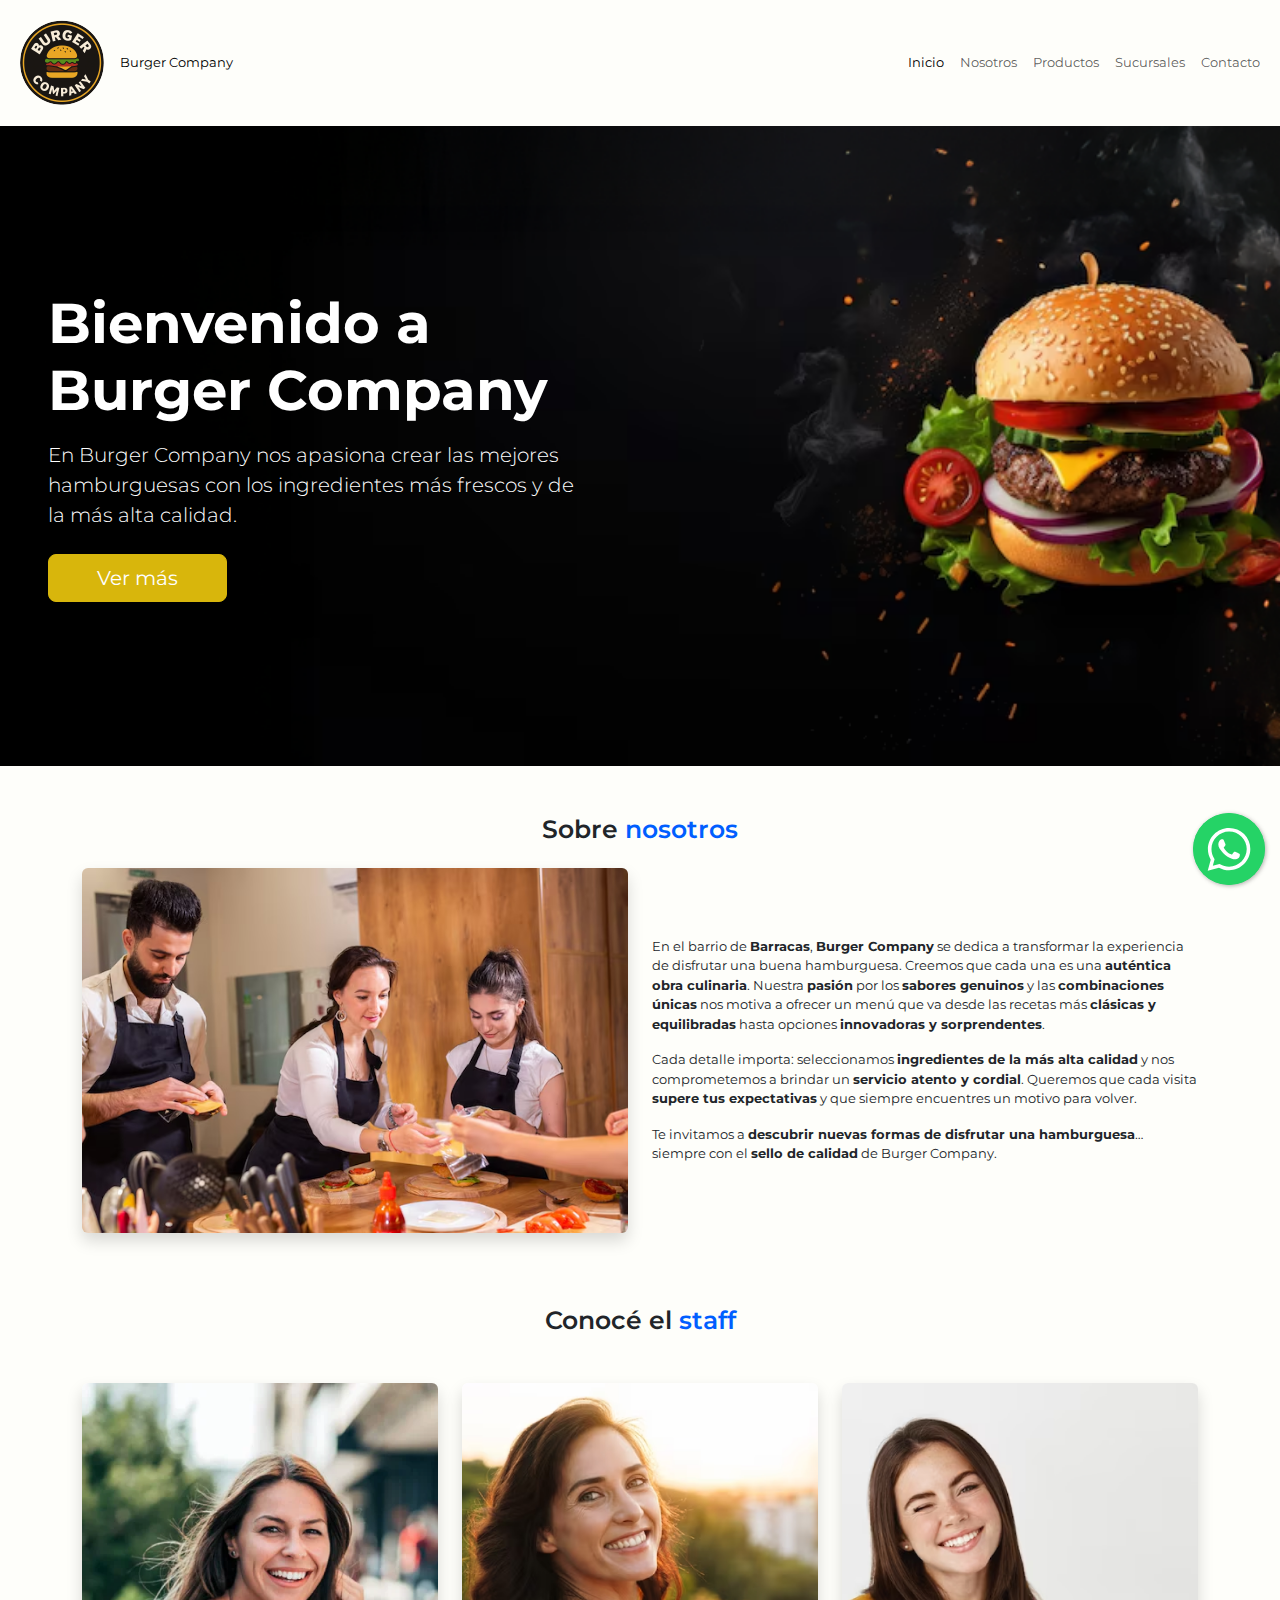
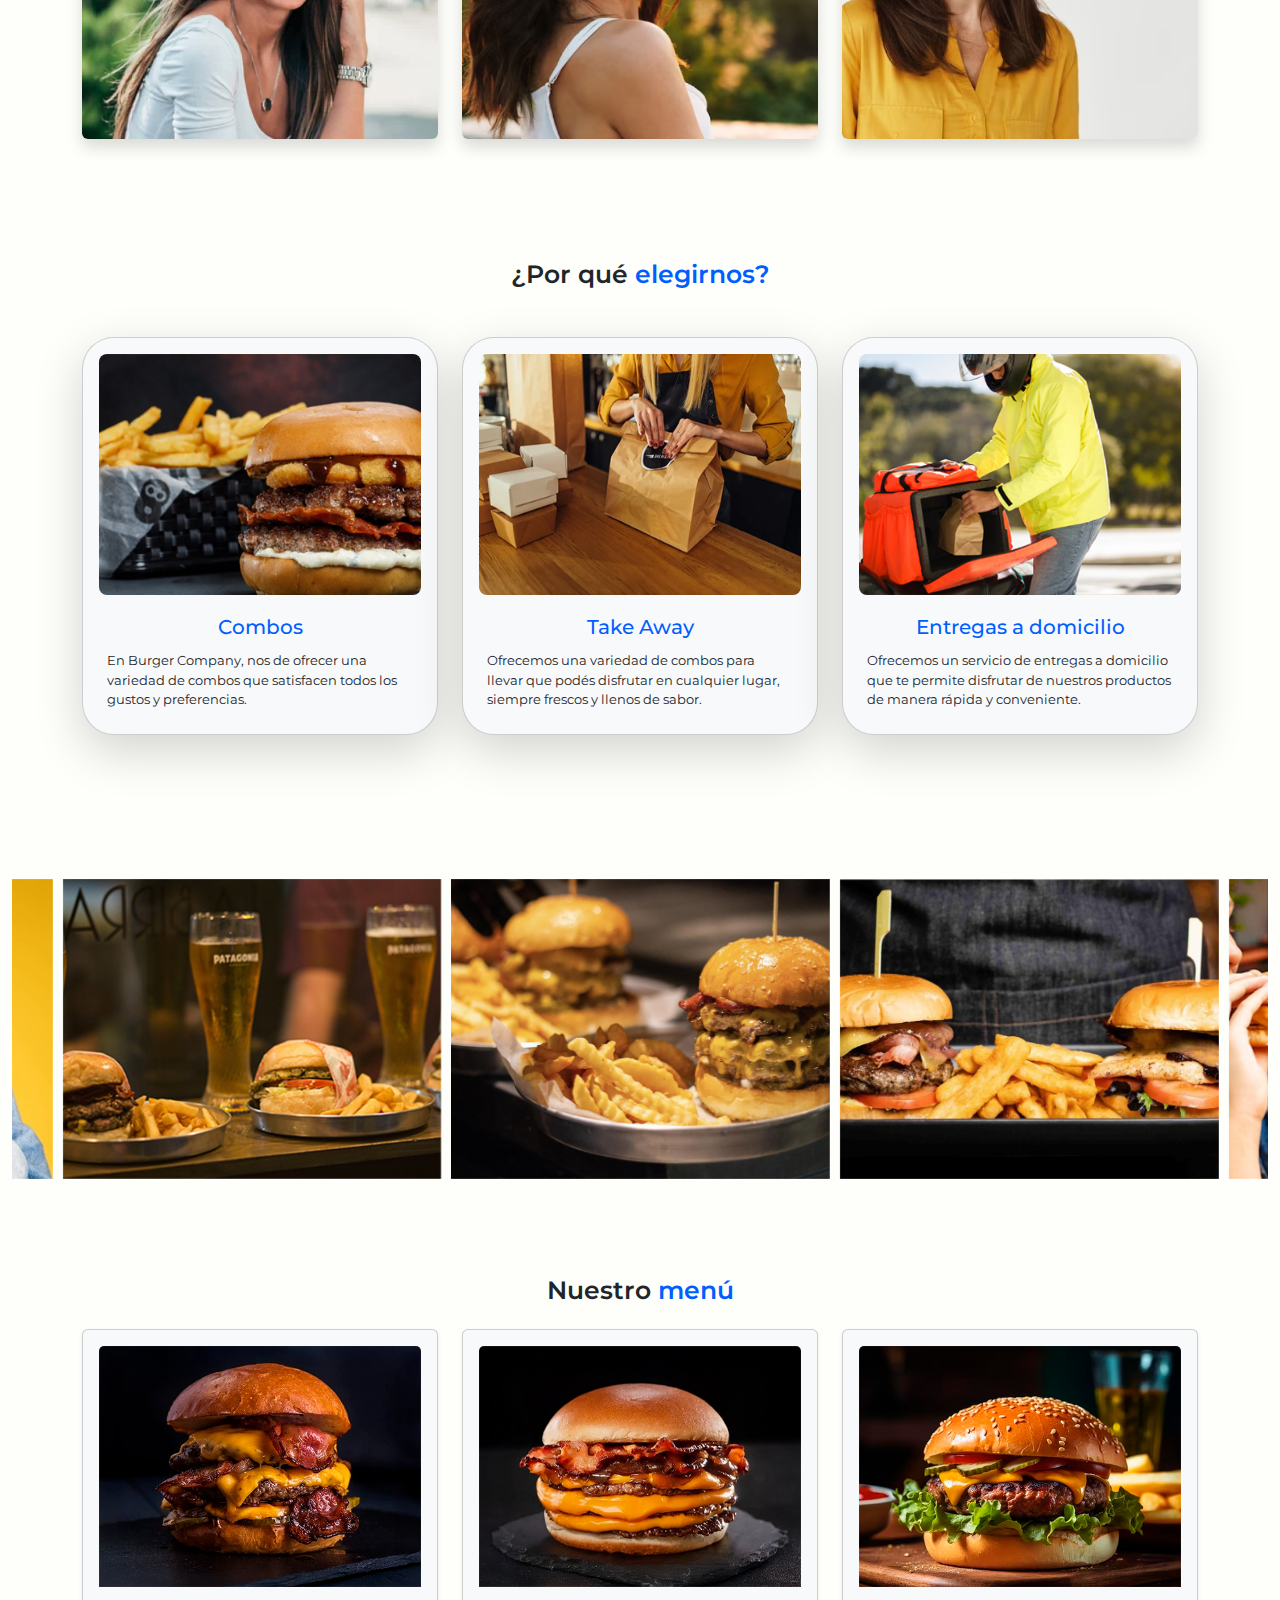
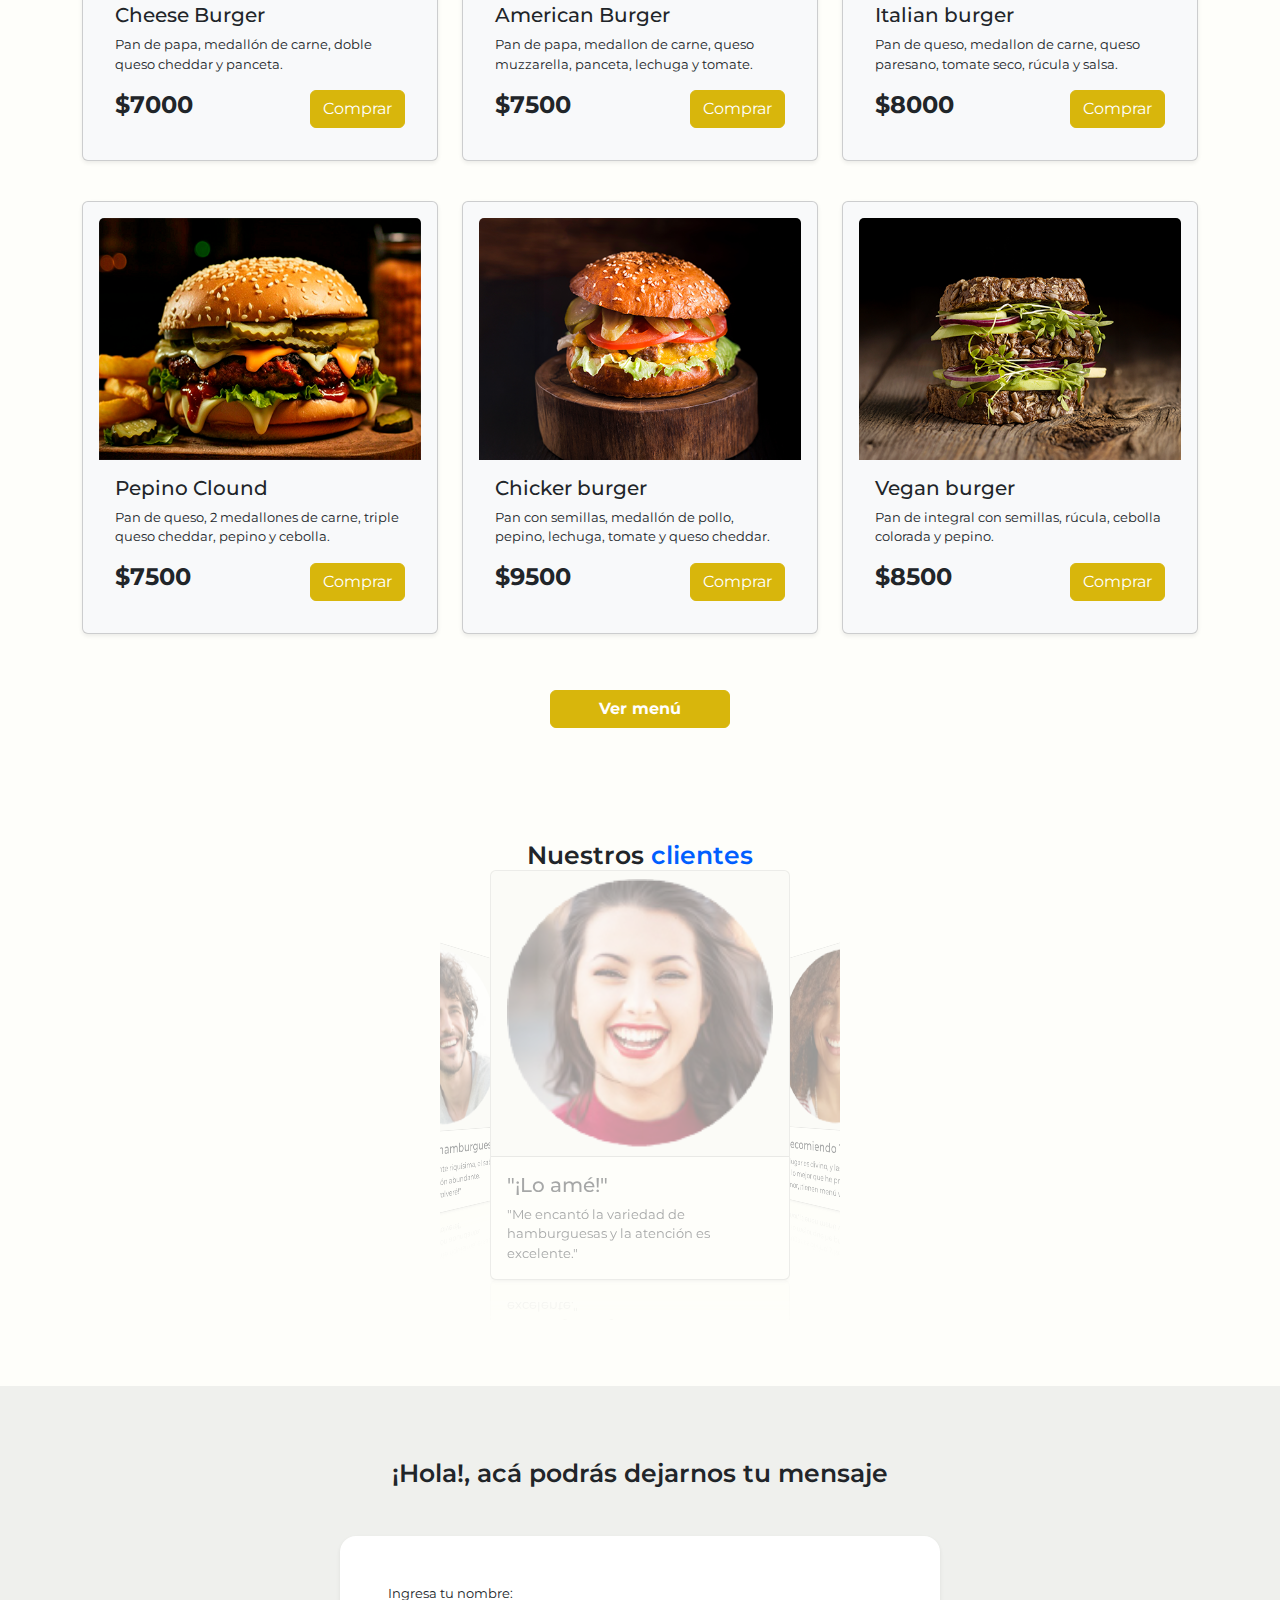
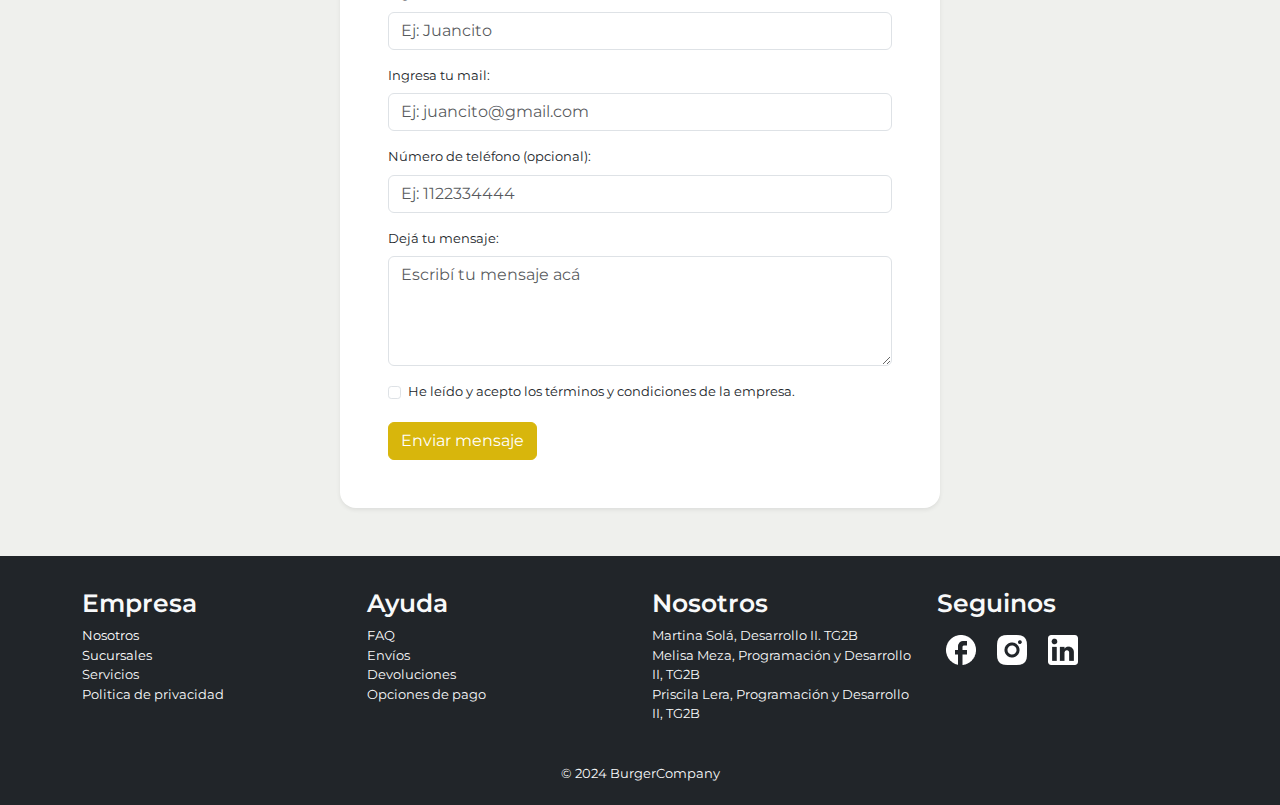
<file: index.html>
<!DOCTYPE html>
<html lang="es">

<head>
  <meta charset="UTF-8" />
  <meta name="viewport" content="width=device-width, initial-scale=1.0" />

  <link href="https://cdn.jsdelivr.net/npm/bootstrap@5.3.3/dist/css/bootstrap.min.css" rel="stylesheet"
    integrity="sha384-QWTKZyjpPEjISv5WaRU9OFeRpok6YctnYmDr5pNlyT2bRjXh0JMhjY6hW+ALEwIH" crossorigin="anonymous" />

  <link rel="stylesheet" href="css/styles.css" />

  <link rel="stylesheet" href="vendors/jquery_whatsapp/css/floating-wpp.min.css">
  <link rel="stylesheet" href="vendors/jquery-owlCarousel/dist/assets/owl.carousel.min.css">
  <link rel="stylesheet" href="vendors/jquery-owlCarousel/dist/assets/owl.theme.default.min.css">
  <link rel="stylesheet" href="vendors/jquery-flipster/jquery.flipster.min.css">

  <title>Burger Company</title>
</head>

<body>

  <!--Nav bar-->
  <header>
    <nav class="navbar navbar-expand-md navbar-light bg-light">
      <div class="container-fluid">
        <a class="navbar-brand d-flex align-items-center" href="index.html">
          <img src="img/logo/logo.png" alt="logo-marca">
          <p class="ms-2 mb-0 d-none d-md-block">Burger Company</p>
        </a>
        <button class="navbar-toggler" type="button" data-bs-toggle="collapse" data-bs-target="#navbarNav"
          aria-controls="navbarNav" aria-expanded="false" aria-label="Toggle navigation">
          <span class="navbar-toggler-icon"></span>
        </button>
        <div class="collapse navbar-collapse justify-content-end" id="navbarNav">
          <ul class="navbar-nav">
            <li class="nav-item">
              <a class="nav-link active" href="index.html">Inicio</a>
            </li>
            <li class="nav-item">
              <a class="nav-link" href="nosotros.html">Nosotros</a>
            </li>
            <li class="nav-item">
              <a class="nav-link" href="productos.html">Productos</a>
            </li>
            <li class="nav-item">
              <a class="nav-link" href="sucursales.html">Sucursales</a>
            </li>
            <li class="nav-item">
              <a class="nav-link" href="contacto.html">Contacto</a>
            </li>
          </ul>
        </div>
      </div>
    </nav>
  </header>


  <!-- Hero-->
  <main class="hero d-flex align-items-center text-white">
    <div class="container-fluid">
      <div class="row">
        <div class="col-12 col-md-6 p-5">
          <h1 class="display-4 fw-bold mb-3">Bienvenido a Burger Company</h1>
          <p class="lead mb-4">En Burger Company nos apasiona crear las mejores hamburguesas con los ingredientes más
            frescos y de la más alta calidad.</p>
          <a href="productos.html" class="btn btn-warning btn-lg px-5">Ver más</a>
        </div>
      </div>
    </div>
  </main>


<!-- Sobre nosotros -->
<section class="py-5">
  <div class="container">
    <h2 class="mb-4 text-center">Sobre <span class="text-head-color">nosotros</span></h2>
    <div class="row g-4 align-items-center">
      <div class="col-12 col-xl-6 mb-4 mb-xl-0">
        <img id="sobre-nosotros-img" src="img/quienes-somos/hamburgueseria-quienes-somos.avif"
          alt="Foto local Burger Company" class="img-fluid rounded shadow">
      </div>
      <div class="col-12 col-xl-6 mb-4 mb-xl-0">
        <p>
          En el barrio de <strong>Barracas</strong>, <strong>Burger Company</strong> se dedica a transformar la
          experiencia de disfrutar una buena
          hamburguesa. Creemos que cada una es una <strong>auténtica obra culinaria</strong>. Nuestra
          <strong>pasión</strong> por los <strong>sabores genuinos</strong> y
          las <strong>combinaciones únicas</strong> nos motiva a ofrecer un menú que va desde las recetas más
          <strong>clásicas y equilibradas</strong>
          hasta opciones <strong>innovadoras y sorprendentes</strong>.
        </p>
        <p>
          Cada detalle importa: seleccionamos <strong>ingredientes de la más alta calidad</strong> y nos comprometemos
          a brindar un
          <strong>servicio atento y cordial</strong>. Queremos que cada visita <strong>supere tus
            expectativas</strong> y que siempre encuentres un
          motivo para volver.
        </p>
        <p class="mb-0">
          Te invitamos a <strong>descubrir nuevas formas de disfrutar una hamburguesa</strong>… siempre con el
          <strong>sello de calidad</strong> de
          Burger Company.
        </p>
      </div>
    </div>
  </div>
</section>

<!-- Conocé el staff -->
<section class="pt-4 pb-5">
  <div class="container">
    <h2 class="mb-4 text-center">Conocé el <span class="text-head-color">staff</span></h2>
    <div class="row g-4 justify-content-center">
      <div class="col-12 col-md-4 py-md-4 d-flex justify-content-center">
        <div class="project">
          <div class="project__card position-relative rounded overflow-hidden shadow">
            <img src="img/staff/persona1.png" alt="Martina Solá" class="img-fluid w-100">
            <div class="project__detail d-flex align-items-center justify-content-center">
              <h3 class="text-white mb-0">Martina Solá</h3>
            </div>
          </div>
        </div>
      </div>
      <div class="col-12 col-md-4 py-md-4 d-flex justify-content-center">
        <div class="project">
          <div class="project__card position-relative rounded overflow-hidden shadow">
            <img src="img/staff/persona2.png" alt="Priscila Lera" class="img-fluid w-100">
            <div class="project__detail d-flex align-items-center justify-content-center">
              <h3 class="text-white mb-0">Priscila Lera</h3>
            </div>
          </div>
        </div>
      </div>
      <div class="col-12 col-md-4 py-md-4 d-flex justify-content-center">
        <div class="project">
          <div class="project__card position-relative rounded overflow-hidden shadow">
            <img src="img/staff/persona3.png" alt="Melina Meza" class="img-fluid w-100">
            <div class="project__detail d-flex align-items-center justify-content-center">
              <h3 class="text-white mb-0">Melina Meza</h3>
            </div>
          </div>
        </div>
      </div>
    </div>
  </div>
</section>


  <!--Por qué elegirnos-->
  <section class="py-5">
    <div class="container">
      <h2 class="mb-4 text-center">¿Por qué <span class="text-head-color">elegirnos?</span></h2>
      <div class="row g-4 align-items-center">
        <div class="col-12 col-md-4 py-md-4">
          <div class="card rounded-5 shadow-lg p-3 mb-4 bg-body-tertiary">
            <img src="img/beneficios/combos-hamburguesas.png" alt="foto sobre nosotros" class="card-img-top rounded-3">
            <h3 class="card-title text-center py-1 mt-3"><span class="text-head-color">Combos</span></h3>
            <p class="card-text mx-2 pb-2">
              En Burger Company, nos de ofrecer una variedad de combos que satisfacen todos los gustos y
              preferencias.
            </p>
          </div>
        </div>
        <div class="col-12 col-md-4 py-md-4">
          <div class="card rounded-5 shadow-lg p-3 mb-4 bg-body-tertiary">
            <img src="img/beneficios/take-away-2-750x500.png" alt="foto sobre combos" class="card-img-top rounded-3">
            <h3 class="card-title text-center text-body-secondary py-1 mt-3"><span class="text-head-color">Take
                Away</span></h3>
            <p class="card-text mx-2 pb-2">
              Ofrecemos una variedad de combos para llevar que podés disfrutar en cualquier lugar, siempre frescos y
              llenos de sabor.
            </p>
          </div>
        </div>
        <div class="col-12 col-md-4 py-md-4">
          <div class="card rounded-5 shadow-lg p-3 mb-4 bg-body-tertiary">
            <img src="img/beneficios/delivery-food.png" alt="foto sobre entrega a domicilio"
              class="card-img-top rounded-3">
            <h3 class="card-title text-center py-1 mt-3"><span class="text-head-color">Entregas a domicilio</span></h3>
            <p class="card-text mx-2 pb-2">
              Ofrecemos un servicio de entregas a domicilio que te permite disfrutar de nuestros productos de manera
              rápida y conveniente.
            </p>
          </div>
        </div>
      </div>
    </div>
  </section>


  <!--Carrusel -->
  <section class="py-5">
    <div class="container-fluid">
      <div class="owl-carousel">
        <div class="item"><img src="img/carrousel/carousel-1-img.png" alt="Foto del carousel 1" class="img-fluid"></div>
        <div class="item"><img src="img/carrousel/carousel-2-img.png" alt="Foto del carousel 2" class="img-fluid"></div>
        <div class="item"><img src="img/carrousel/carousel-3-img.png" alt="Foto del carousel 3" class="img-fluid"></div>
        <div class="item"><img src="img/carrousel/carousel-4-img.png" alt="Foto del carousel 4" class="img-fluid"></div>
        <div class="item"><img src="img/carrousel/carousel-5-img.png" alt="Foto del carousel 5" class="img-fluid"></div>
        <div class="item"><img src="img/carrousel/carousel-6-img.png" alt="Foto del carousel 6" class="img-fluid"></div>
        <div class="item"><img src="img/carrousel/carousel-7-img.png" alt="Foto del carousel 7" class="img-fluid"></div>
      </div>
    </div>
  </section>


  <!-- Menú de hamburguesas-->
  <section class="py-5">
    <div class="container">
      <h2 class="mb-4 text-center">Nuestro <span class="text-head-color">menú</span></h2>
      <div class="row g-4">
        <article class="col-12 col-md-6 col-xl-4">
          <div class="card shadow-sm p-3 mb-3 bg-body-tertiary rounded">
            <img src="img/productos/cheese-burger.png" alt="Cheese Burger" class="card-img-top">
            <div class="card-body">
              <h3 class="card-title">Cheese Burger</h3>
              <p class="card-text">Pan de papa, medallón de carne, doble queso cheddar y panceta.</p>
              <div class="d-flex justify-content-between align-items-center">
                <h4><strong>$7000</strong></h4>
                <a href="productos.html" class="btn btn-warning">Comprar</a>
              </div>
            </div>
          </div>
        </article>
        <article class="col-12 col-md-6 col-xl-4">
          <div class="card shadow-sm p-3 mb-3 bg-body-tertiary rounded">
            <img src="img/productos/american-burger.png" alt="American burger" class="card-img-top">
            <div class="card-body">
              <h3 class="card-title">American Burger</h3>
              <p class="card-text">Pan de papa, medallon de carne, queso muzzarella, panceta, lechuga y tomate.</p>
              <div class="d-flex justify-content-between align-items-center">
                <h4><strong>$7500</strong></h4>
                <a href="productos.html" class="btn btn-warning">Comprar</a>
              </div>
            </div>
          </div>
        </article>
        <article class="col-12 col-md-6 col-xl-4">
          <div class="card shadow-sm p-3 mb-3 bg-body-tertiary rounded">
            <img src="img/productos/italian-burger.png" alt="Italian burger" class="card-img-top">
            <div class="card-body">
              <h3 class="card-title">Italian burger</h3>
              <p class="card-text">Pan de queso, medallon de carne, queso paresano, tomate seco, rúcula y salsa.</p>
              <div class="d-flex justify-content-between align-items-center">
                <h4><strong>$8000</strong></h4>
                <a href="productos.html" class="btn btn-warning">Comprar</a>
              </div>
            </div>
          </div>
        </article>
        <article class="col-12 col-md-6 col-xl-4">
          <div class="card shadow-sm p-3 mb-3 bg-body-tertiary rounded">
            <img src="img/productos/pepino-clound.png" alt="Pepino clound" class="card-img-top">
            <div class="card-body">
              <h3 class="card-title">Pepino Clound</h3>
              <p class="card-text">Pan de queso, 2 medallones de carne, triple queso cheddar, pepino y cebolla.</p>
              <div class="d-flex justify-content-between align-items-center">
                <h4><strong>$7500</strong></h4>
                <a href="productos.html" class="btn btn-warning">Comprar</a>
              </div>
            </div>
          </div>
        </article>
        <article class="col-12 col-md-6 col-xl-4">
          <div class="card shadow-sm p-3 mb-3 bg-body-tertiary rounded">
            <img src="img/productos/pollo-burger.png" alt="Chicken burger" class="card-img-top">
            <div class="card-body">
              <h3 class="card-title">Chicker burger</h3>
              <p class="card-text">Pan con semillas, medallón de pollo, pepino, lechuga, tomate y queso cheddar.</p>
              <div class="d-flex justify-content-between align-items-center">
                <h4><strong>$9500</strong></h4>
                <a href="productos.html" class="btn btn-warning">Comprar</a>
              </div>
            </div>
          </div>
        </article>
        <article class="col-12 col-md-6 col-xl-4">
          <div class="card shadow-sm p-3 mb-3 bg-body-tertiary rounded">
            <img src="img/productos/vegan-burger.png" alt="Vegan burger" class="card-img-top">
            <div class="card-body">
              <h3 class="card-title">Vegan burger</h3>
              <p class="card-text">Pan de integral con semillas, rúcula, cebolla colorada y pepino.</p>
              <div class="d-flex justify-content-between align-items-center">
                <h4><strong>$8500</strong></h4>
                <a href="productos.html" class="btn btn-warning">Comprar</a>
              </div>
            </div>
          </div>
        </article>

        <div class="text-center py-3">
          <a href="productos.html" class="btn btn-warning px-5 mg-0 fw-bold">Ver menú</a>
        </div>
      </div>
    </div>
  </section>


  <!--Testimonios-->
  <section class="py-5">
    <div class="container">
      <h2 class="mb-4 text-center">Nuestros <span class="text-head-color">clientes</span></h2>
      <div class="row g-4 align-items-center">
        <div id="coverflow" class="col-12">
          <ul class="flip-items">
            <li data-flip-title="Foto de Juan Pérez">
              <div class="card shadow-sm text-dark bg-light mb-3">
                <div class="card-header">
                  <img src="img/testimonios/cliente-1.png" class="card-img-top" alt="Foto de Juan Pérez">
                </div>
                <div class="card-body">
                  <h5 class="card-title">¡Tremenda hamburguesa!</h5>
                  <p class="card-text">"Comida meramente riquísima, el sabor es único y
                    de porción abundante. ¡Definitivamente volveré!"</p>
                </div>
              </div>
            </li>
            <li data-flip-title="María Gómez">
              <div class="card shadow-sm text-dark bg-light mb-3">
                <div class="card-header">
                  <img src="img/testimonios/cliente-2.png" class=" card-img-top" alt="Foto de María Gómez">
                </div>
                <div class="card-body">
                  <h5 class="card-title">"¡Lo amé!"</h5>
                  <p class="card-text">"Me encantó la variedad de hamburguesas y la atención es excelente."</p>
                </div>
              </div>
            </li>
            <li data-flip-title="Susana López">
              <div class="card shadow-sm text-dark bg-light mb-3">
                <div class="card-header">
                  <img src="img/testimonios/cliente-3.png" class="card-img-top" alt="Foto de Susana López">
                </div>
                <div class="card-body">
                  <h5 class="card-title">"Recomiendo 100%"</h5>
                  <p class="card-text">"El lugar es divino, y las hamburguesas son lo mejor que he probado. Dato no
                    menor, ¡tienen menú vegan!"</p>
                </div>
              </div>
            </li>
          </ul>
        </div>
      </div>
    </div>
  </section>


  <!--Formulario-->
  <section class="py-5 bg-secondary bg-opacity-10">
    <div class="container">
      <h2 class="text-center py-4 mb-4">¡Hola!, acá podrás dejarnos tu mensaje</h2>
      <div class="mx-auto bg-white p-4 p-md-5 rounded-4 shadow-sm" style="max-width: 600px;">
        <form id="contactForm" class="needs-validation" novalidate>
          <div class="mb-3">
            <label for="nombre" class="form-label">Ingresa tu nombre:</label>
            <input type="text" id="nombre" name="nombre" class="form-control" placeholder="Ej: Juancito" required />
          </div>
          <div class="mb-3">
            <label for="email" class="form-label">Ingresa tu mail:</label>
            <input type="email" id="email" name="email" class="form-control" placeholder="Ej: juancito@gmail.com"
              required />
          </div>
          <div class="mb-3">
            <label for="telefono" class="form-label">Número de teléfono (opcional):</label>
            <input type="tel" id="telefono" name="telefono" class="form-control" placeholder="Ej: 1122334444" />
          </div>
          <div class="mb-3">
            <label for="mensaje" class="form-label">Dejá tu mensaje:</label>
            <textarea id="mensaje" name="mensaje" rows="4" class="form-control" placeholder="Escribí tu mensaje acá"
              required></textarea>
          </div>
          <div class="form-check mb-3">
            <input type="checkbox" id="terminos" name="terminos" class="form-check-input" required />
            <label for="terminos" class="form-check-label">He leído y acepto los términos y condiciones de la
              empresa.</label>
          </div>
          <button type="submit" class="btn btn-warning">Enviar mensaje</button>
        </form>
      </div>
    </div>
  </section>


  <!-- Whatsapp-->
  <div class="floating-wpp"></div>


  <!-- Footer-->
  <footer class="py-4 px-3 bg-dark text-light">
    <div class="container ">
      <div class="row">
        <div class="col-6 col-md-3 py-2 mb-0">
          <div>
            <h2 class="mb-2">Empresa</h2>
            <ul class="list-unstyled">
              <li><a href="nosotros.html">Nosotros</a></li>
              <li><a href="sucursales.html">Sucursales</a></li>
              <li>Servicios</li>
              <li>Politica de privacidad</li>
            </ul>
          </div>
        </div>
        <div class="col-6 col-md-3 py-2 mb-0">
          <h2 class="mb-2">Ayuda</h2>
          <ul class="list-unstyled">
            <li><a href="preguntas-frecuentes.html">FAQ</a></li>
            <li>Envíos</li>
            <li>Devoluciones</li>
            <li>Opciones de pago</li>
          </ul>
        </div>
        <div class="col-6 col-md-3 py-2 mb-0">
          <h2 class="mb-2">Nosotros</h2>
          <ul class="list-unstyled">
            <li>Martina Solá, Desarrollo II. TG2B</li>
            <li>Melisa Meza, Programación y Desarrollo II, TG2B</li>
            <li> Priscila Lera, Programación y Desarrollo II, TG2B</li>
          </ul>
        </div>
        <div class="col-6 col-md-3 py-2 mb-0">
          <h2 class="mb-2">Seguinos</h2>
          <a href="http://facebook.com" target="_blank"><img src="img/redes/facebook.png" class="mx-0"
              alt="Icono facebook"></a>
          <a href="http://instagram.com" target="_blank"><img src="img/redes/instagram.png" class="mx-0"
              alt="Icono instagram"></a>
          <a href="http://linkedin.com" target="_blank"><img src="img/redes/linkedin.png" class="mx-0"
              alt="Icono linkedin"></a>
        </div>
      </div>
      <div class="text-center py-3">© 2024 BurgerCompany</div>
    </div>
  </footer>


  <!-- jQuery -->
  <script src="vendors/jquery-3.7.1.min.js"></script>

  <!-- Bootstrap Bundle -->
  <script src="https://cdn.jsdelivr.net/npm/bootstrap@5.3.0/dist/js/bootstrap.bundle.min.js"></script>

  <!-- Plugins -->
  <script src="vendors/jquery_whatsapp/js/floating-wpp.min.js"></script> <!-- WhatsApp -->
  <script src="vendors/jquery-owlCarousel/dist/owl.carousel.min.js"></script> <!-- Carousel -->
  <script src="vendors/jquery-hover3d/jquery.hover3d.js"></script> <!-- Plugin Hover Cards 3D -->
  <script src="vendors/jquery_smartCart/js/jquery.smartCart.min.js"></script> <!-- Smart cart -->
  <script src="vendors/jquery-flipster/jquery.flipster.min.js"></script> <!-- Flipster -->

  <!-- Scripts -->
  <script src="js/productos.js"></script>
  <script src="js/scripts.js"></script>

</body>

</html>
</file>
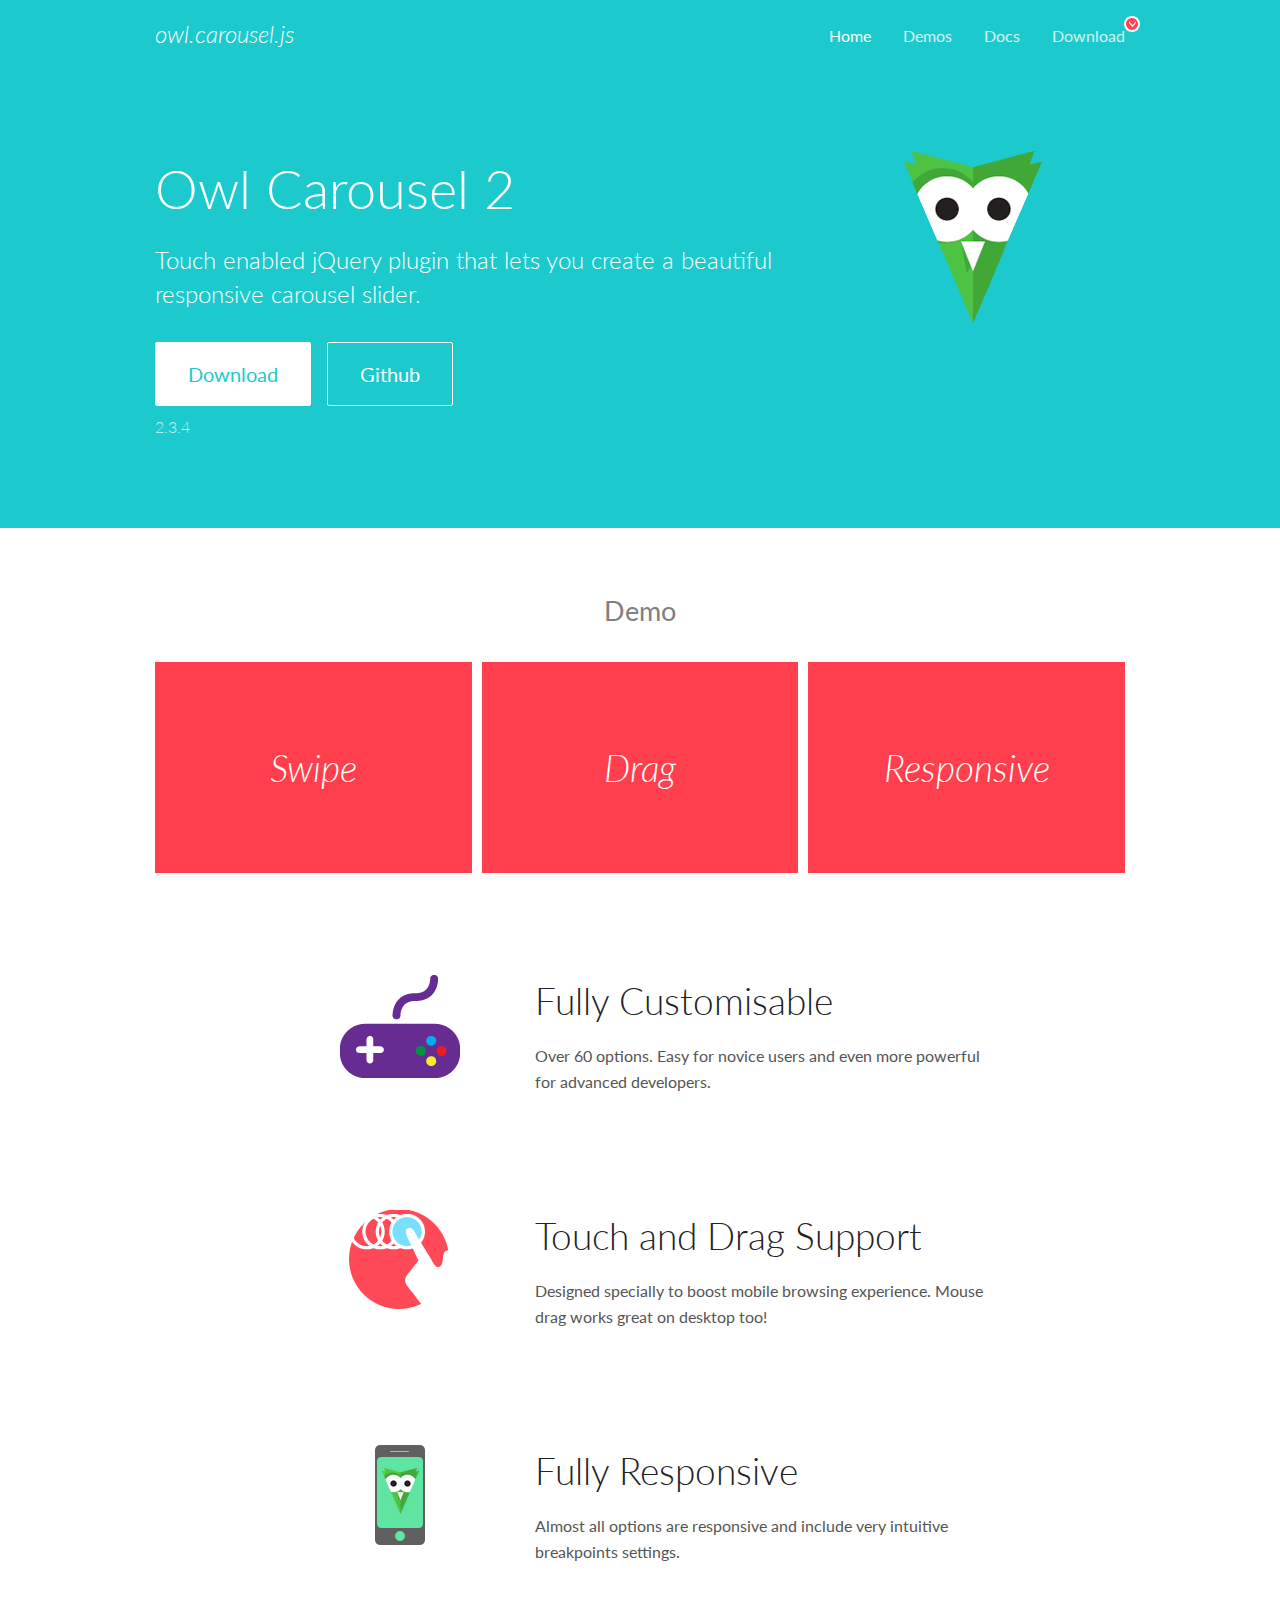
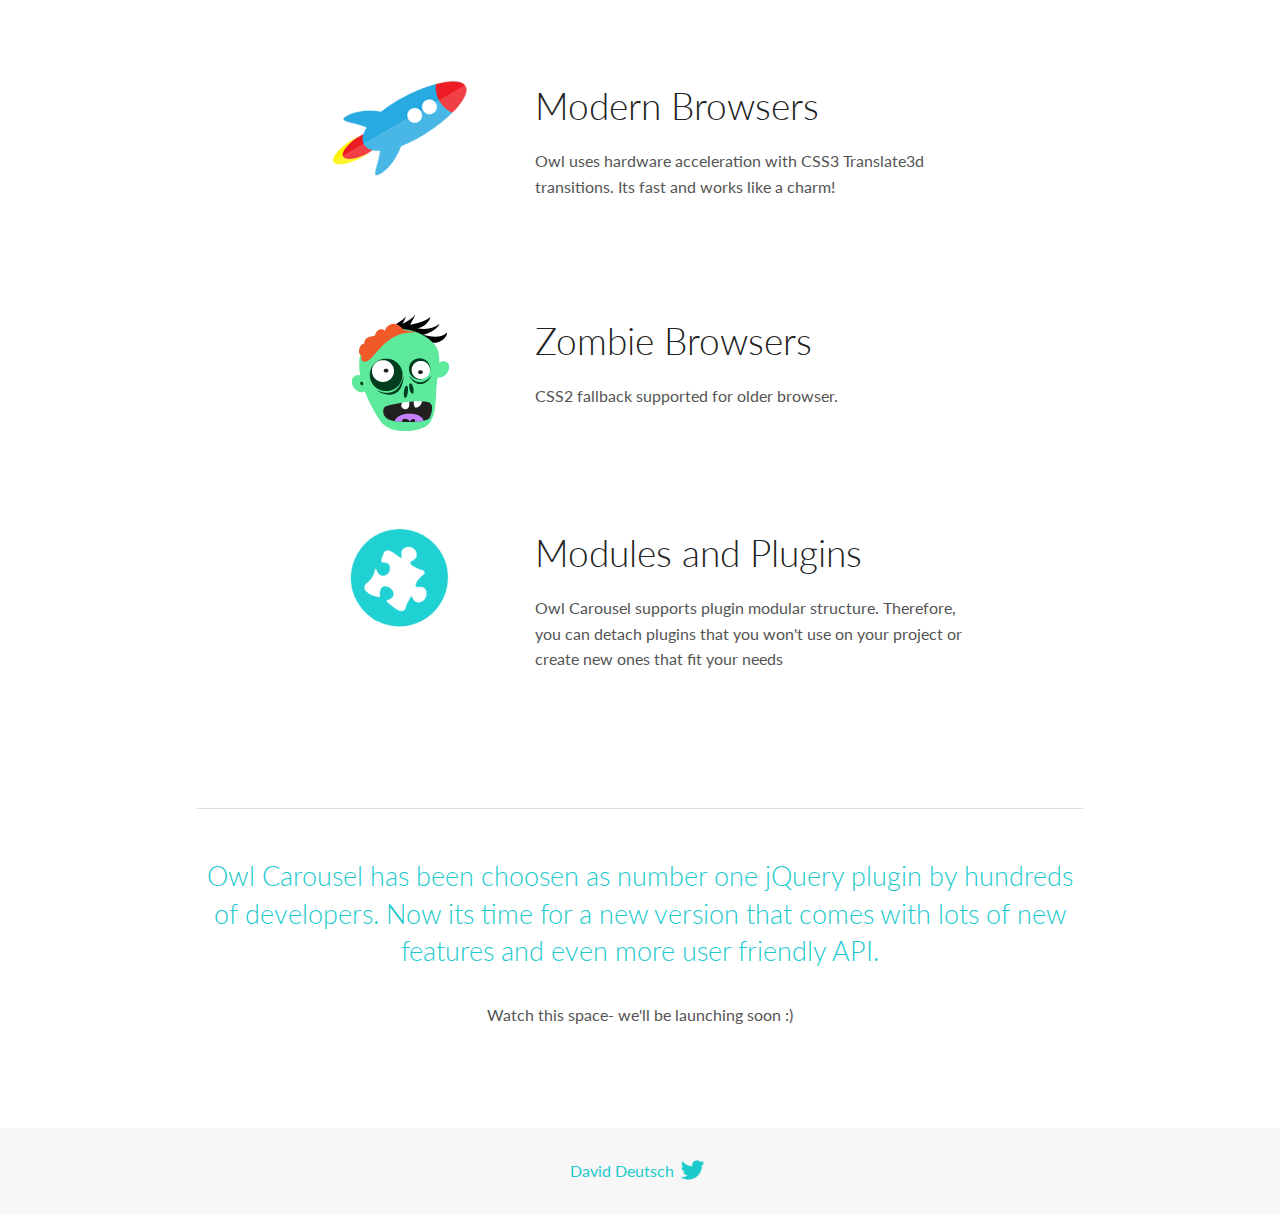
<file: vendors/jquery-owlCarousel/docs/index.html>
<!DOCTYPE html>
<html lang="en">
  <head>

    <!-- head -->
    <meta charset="utf-8">
    <meta name="msapplication-tap-highlight" content="no" />
    <meta name="viewport" content="width=device-width, initial-scale=1.0" />
    <meta name="description" content="Touch enabled jQuery plugin that lets you create beautiful responsive carousel slider.">
    <meta name="author" content="David Deutsch">
    <title>
      Home | Owl Carousel | 2.3.4
    </title>

    <!-- Stylesheets -->
    <link href='https://fonts.googleapis.com/css?family=Lato:300,400,700,400italic,300italic' rel='stylesheet' type='text/css'>
    <link rel="stylesheet" href="assets/css/docs.theme.min.css">

    <!-- Owl Stylesheets -->
    <link rel="stylesheet" href="assets/owlcarousel/assets/owl.carousel.min.css">
    <link rel="stylesheet" href="assets/owlcarousel/assets/owl.theme.default.min.css">

    <!-- HTML5 shim and Respond.js IE8 support of HTML5 elements and media queries -->

    <!--[if lt IE 9]>
      <script src="https://oss.maxcdn.com/libs/html5shiv/3.7.0/html5shiv.js"></script>
      <script src="https://oss.maxcdn.com/libs/respond.js/1.3.0/respond.min.js"></script>
    <![endif]-->

    <!-- Favicons -->
    <link rel="apple-touch-icon-precomposed" sizes="144x144" href="assets/ico/apple-touch-icon-144-precomposed.png">
    <link rel="shortcut icon" href="assets/ico/favicon.png">
    <link rel="shortcut icon" href="favicon.ico">

    <!-- Yeah i know js should not be in header. Its required for demos.-->

    <!-- javascript -->
    <script src="assets/vendors/jquery.min.js"></script>
    <script src="assets/owlcarousel/owl.carousel.js"></script>
  </head>
  <body>

    <!-- header -->
    <header class="header">
      <div class="row">
        <div class="large-12 columns">
          <div class="brand left">
            <h3>
              <a href="/OwlCarousel2/">owl.carousel.js</a> 
            </h3>
          </div>
          <a id="toggle-nav" class="right">
            <span></span> <span></span> <span></span> 
          </a> 
          <div class="nav-bar">
            <ul class="clearfix">
              <li class="active">
                <a href="/OwlCarousel2/index.html">Home</a> 
              </li>
              <li> <a href="/OwlCarousel2/demos/demos.html">Demos</a>  </li>
              <li> <a href="/OwlCarousel2/docs/started-welcome.html">Docs</a>  </li>
              <li>
                <a href="https://github.com/OwlCarousel2/OwlCarousel2/archive/2.3.4.zip">Download</a> 
                <span class="download"></span> 
              </li>
            </ul>
          </div>
        </div>
      </div>
    </header>

    <!-- home panel -->
    <section id="hero">
      <div class="row">
        <div class="large-8 medium-8 columns">
          <h1>Owl Carousel 2</h1>
          <h4>Touch enabled jQuery plugin that lets you create a beautiful responsive carousel slider.</h4>
          <a href="https://github.com/OwlCarousel2/OwlCarousel2/archive/2.3.4.zip" class="hero-button">Download</a> 
          <a href="https://github.com/OwlCarousel2/OwlCarousel2" class="hero-button outline">Github</a> 
          <p>2.3.4</p>
        </div>
        <div class="large-4 medium-4 columns">
          <img class="owl-logo" src="assets/img/owl-logo.png" alt="mr. Owl">
        </div>
      </div>
    </section>

    <!-- body -->
    <div class="home-demo">
      <div class="row">
        <div class="large-12 columns">
          <h3>Demo</h3>
          <div class="owl-carousel">
            <div class="item">
              <h2>Swipe</h2>
            </div>
            <div class="item">
              <h2>Drag</h2>
            </div>
            <div class="item">
              <h2>Responsive</h2>
            </div>
            <div class="item">
              <h2>CSS3</h2>
            </div>
            <div class="item">
              <h2>Fast</h2>
            </div>
            <div class="item">
              <h2>Easy</h2>
            </div>
            <div class="item">
              <h2>Free</h2>
            </div>
            <div class="item">
              <h2>Upgradable</h2>
            </div>
            <div class="item">
              <h2>Tons of options</h2>
            </div>
            <div class="item">
              <h2>Infinity</h2>
            </div>
            <div class="item">
              <h2>Auto Width</h2>
            </div>
          </div>
        </div>
      </div>
    </div>
    <script>
      var owl = $('.owl-carousel');
      owl.owlCarousel({
        margin: 10,
        loop: true,
        responsive: {
          0: {
            items: 1
          },
          600: {
            items: 2
          },
          1000: {
            items: 3
          }
        }
      })
    </script>

    <!-- features -->
    <div id="features">
      <div class="row">
        <div class="small-12 medium-9 small-centered columns">
          <section class="row feature">
            <div class="medium-4 small-12 columns">
              <img src="assets/img/feature-options.png" alt="">
            </div>
            <div class="medium-8 small-12 columns">
              <h2>Fully Customisable</h2>
              <p>Over 60 options. Easy for novice users and even more powerful for advanced developers.</p>
            </div>
          </section>
          <section class="row feature">
            <div class="medium-4 small-12 columns">
              <img src="assets/img/feature-drag.png" alt="">
            </div>
            <div class="medium-8 small-12 columns">
              <h2>Touch and Drag Support</h2>
              <p>Designed specially to boost mobile browsing experience. Mouse drag works great on desktop too!</p>
            </div>
          </section>
          <section class="row feature">
            <div class="medium-4 small-12 columns">
              <img src="assets/img/feature-responsive.png" alt="">
            </div>
            <div class="medium-8 small-12 columns">
              <h2>Fully Responsive</h2>
              <p>Almost all options are responsive and include very intuitive breakpoints settings.</p>
            </div>
          </section>
          <section class="row feature">
            <div class="medium-4 small-12 columns">
              <img src="assets/img/feature-modern.png" alt="">
            </div>
            <div class="medium-8 small-12 columns">
              <h2>Modern Browsers</h2>
              <p>Owl uses hardware acceleration with CSS3 Translate3d transitions. Its fast and works like a charm! </p>
            </div>
          </section>
          <section class="row feature">
            <div class="medium-4 small-12 columns">
              <img src="assets/img/feature-zombie.png" alt="">
            </div>
            <div class="medium-8 small-12 columns">
              <h2>Zombie Browsers</h2>
              <p>CSS2 fallback supported for older browser.</p>
            </div>
          </section>
          <section class="row feature">
            <div class="medium-4 small-12 columns">
              <img src="assets/img/feature-module.png" alt="">
            </div>
            <div class="medium-8 small-12 columns">
              <h2>Modules and Plugins</h2>
              <p>Owl Carousel supports plugin modular structure. Therefore, you can detach plugins that you won&#x27;t use on your project or create new ones that fit your needs</p>
            </div>
          </section>
        </div>
      </div>
    </div>

    <!-- footer -->
    <section id="teaser-text">
      <div class="row">
        <div class="small-12 medium-11 small-centered columns">
          <hr>
          <h3 id="owl-carousel-has-been-choosen-as-number-one-jquery-plugin-by-hundreds-of-developers-now-its-time-for-a-new-version-that-comes-with-lots-of-new-features-and-even-more-user-friendly-api-">Owl Carousel has been choosen as number one jQuery plugin by hundreds of developers. Now its time for a new version that comes with lots of new features and even more user friendly API.</h3>
          <p>Watch this space- we&#39;ll be launching soon :)</p>
        </div>
      </div>
    </section>

    <!-- footer -->
    <footer class="footer">
      <div class="row">
        <div class="large-12 columns">
          <h5>
            <a href="/OwlCarousel2/docs/support-contact.html">David Deutsch</a> 
            <a id="custom-tweet-button" href="https://twitter.com/share?url=https://github.com/OwlCarousel2/OwlCarousel2&text=Owl Carousel - This is so awesome! " target="_blank"></a> 
          </h5>
        </div>
      </div>
    </footer>

    <!-- vendors -->
    <script src="assets/vendors/highlight.js"></script>
    <script src="assets/js/app.js"></script>
  </body>
</html>
</file>
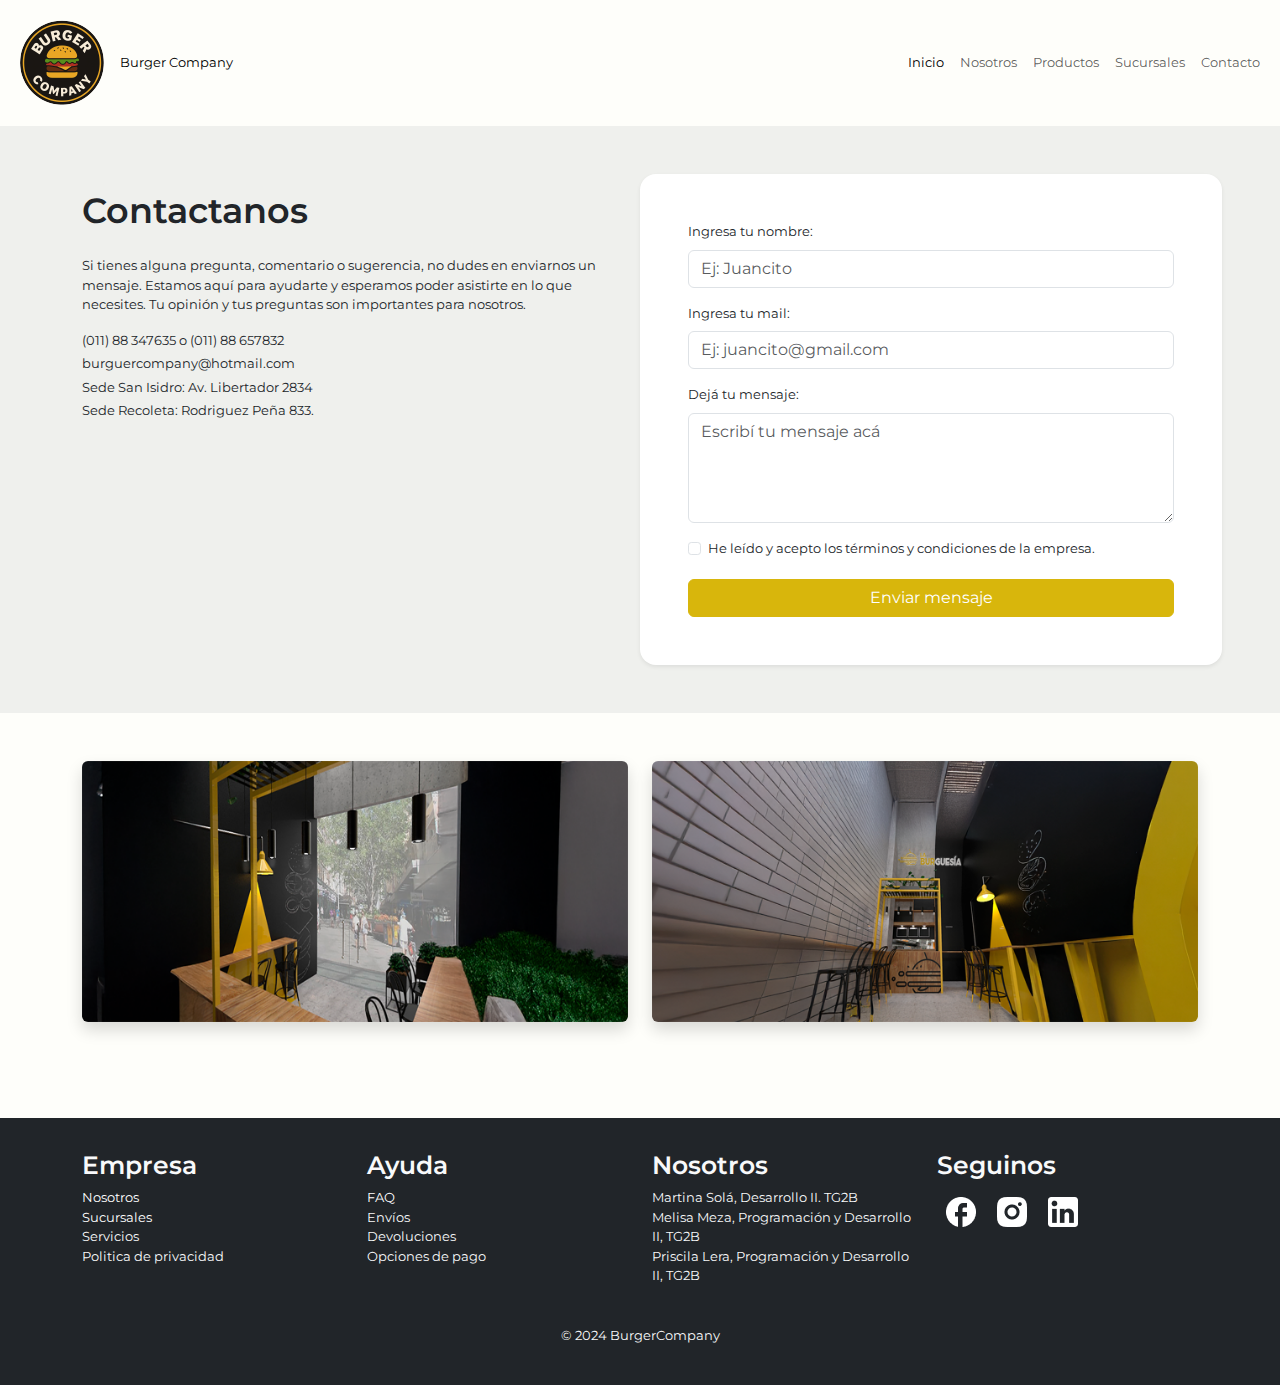
<file: contacto.html>
<!DOCTYPE html>
<html lang="es">

<head>
  <meta charset="UTF-8" />
  <meta name="viewport" content="width=device-width, initial-scale=1.0" />

  <link href="https://cdn.jsdelivr.net/npm/bootstrap@5.3.3/dist/css/bootstrap.min.css" rel="stylesheet"
    integrity="sha384-QWTKZyjpPEjISv5WaRU9OFeRpok6YctnYmDr5pNlyT2bRjXh0JMhjY6hW+ALEwIH" crossorigin="anonymous" />

   <link rel="stylesheet" href="css/styles.css" />
  <title>Contacto</title>
</head>

<body>

    <!--Nav bar-->
  <header>
    <nav class="navbar navbar-expand-md navbar-light bg-light">
      <div class="container-fluid">
        <a class="navbar-brand d-flex align-items-center" href="index.html">
          <img src="img/logo/logo.png" alt="logo-marca">
          <p class="ms-2 mb-0 d-none d-md-block">Burger Company</p>
        </a>
        <button class="navbar-toggler" type="button" data-bs-toggle="collapse" data-bs-target="#navbarNav"
          aria-controls="navbarNav" aria-expanded="false" aria-label="Toggle navigation">
          <span class="navbar-toggler-icon"></span>
        </button>
        <div class="collapse navbar-collapse justify-content-end" id="navbarNav">
          <ul class="navbar-nav">
            <li class="nav-item">
              <a class="nav-link active" href="index.html">Inicio</a>
            </li>
            <li class="nav-item">
              <a class="nav-link" href="nosotros.html">Nosotros</a>
            </li>
            <li class="nav-item">
              <a class="nav-link" href="productos.html">Productos</a>
            </li>
            <li class="nav-item">
              <a class="nav-link" href="sucursales.html">Sucursales</a>
            </li>
            <li class="nav-item">
              <a class="nav-link" href="contacto.html">Contacto</a>
            </li>
          </ul>
        </div>
      </div>
    </nav>
  </header>

  

  <!-- Contacto -->
  <section class="py-5 bg-secondary bg-opacity-10">
    <div class="container">
      <div class="row g-5 align-items-start">
        <div class="col-12 col-md-6">
          <h1 class="py-3">Contactanos</h1>
          <p>
            Si tienes alguna pregunta, comentario o sugerencia, no dudes en enviarnos un mensaje.
            Estamos aquí para ayudarte y esperamos poder asistirte en lo que necesites.
            Tu opinión y tus preguntas son importantes para nosotros.
          </p>
          <ul class="list-unstyled">
            <li class="mb-1">(011) 88 347635 o (011) 88 657832</li>
            <li class="mb-1">burguercompany@hotmail.com</li>
            <li class="mb-1">Sede San Isidro: Av. Libertador 2834</li>
            <li class="mb-1">Sede Recoleta: Rodriguez Peña 833.</li>
          </ul>
        </div>

        <!-- Formulario -->
        <div class="col-12 col-md-6 bg-white p-4 p-md-5 rounded-4 shadow-sm">
          <form>
            <div class="mb-3">
              <label for="nombre" class="form-label">Ingresa tu nombre:</label>
              <input type="text" id="nombre" name="nombre" class="form-control" placeholder="Ej: Juancito" required />
            </div>
            <div class="mb-3">
              <label for="email" class="form-label">Ingresa tu mail:</label>
              <input type="email" id="email" name="email" class="form-control" placeholder="Ej: juancito@gmail.com"
                required />
            </div>

            <div class="mb-3">
              <label for="mensaje" class="form-label">Dejá tu mensaje:</label>
              <textarea id="mensaje" name="mensaje" rows="4" class="form-control" placeholder="Escribí tu mensaje acá"
                required></textarea>
            </div>
            <div class="form-check mb-3">
              <input type="checkbox" id="terminos" name="terminos" class="form-check-input" required />
              <label for="terminos" class="form-check-label">He leído y acepto los términos y condiciones de la
                empresa.</label>
            </div>
            <button type="submit" class="btn btn-warning w-100">Enviar mensaje</button>
          </form>
        </div>
      </div>
    </div>
  </section>

  <!--Fotos sucursales-->
  <section>
    <div class="container py-5">
      <div class="row justify-content-center text-center">
        <div class="col-12 col-md-6 col-xl-6 mb-4 mb-xl-0">

          <img src="img/contacto/san-isidro-local.png" alt="Foto local San Isidro" class="img-fluid rounded shadow mb-5">
        </div>
        <div class="col-12 col-md-6 col-xl-6 mb-4 mb-xl-0">
          <img src="img/contacto/local-recoleta.png" alt="Foto local Recoleta" class="img-fluid rounded shadow mb-5">
        </div>
      </div>
    </div>
  </section>

  <!-- Footer-->
  <footer class="py-4 px-3 bg-dark text-light">
    <div class="container ">
      <div class="row">
        <div class="col-6 col-md-3 py-2 mb-0">
          <div>
            <h2 class="mb-2">Empresa</h2>
            <ul class="list-unstyled">
              <li><a href="nosotros.html">Nosotros</a></li>
              <li><a href="sucursales.html">Sucursales</a></li>
              <li>Servicios</li>
              <li>Politica de privacidad</li>
            </ul>
          </div>
        </div>
        <div class="col-6 col-md-3 py-2 mb-0">
          <h2 class="mb-2">Ayuda</h2>
          <ul class="list-unstyled">
            <li><a href="preguntas-frecuentes.html">FAQ</a></li>
            <li>Envíos</li>
            <li>Devoluciones</li>
            <li>Opciones de pago</li>
          </ul>
        </div>
        <div class="col-6 col-md-3 py-2 mb-0">
          <h2 class="mb-2">Nosotros</h2>
          <ul class="list-unstyled">
            <li>Martina Solá, Desarrollo II. TG2B</li>
            <li>Melisa Meza, Programación y Desarrollo II, TG2B</li>
            <li> Priscila Lera, Programación y Desarrollo II, TG2B</li>
          </ul>
        </div>
        <div class="col-6 col-md-3 py-2 mb-0">
          <h2 class="mb-2">Seguinos</h2>
          <a href="http://facebook.com" target="_blank"><img src="img/redes/facebook.png" class="mx-0"
              alt="Icono facebook"></a>
          <a href="http://instagram.com" target="_blank"><img src="img/redes/instagram.png" class="mx-0"
              alt="Icono instagram"></a>
          <a href="http://linkedin.com" target="_blank"><img src="img/redes/linkedin.png" class="mx-0"
              alt="Icono linkedin"></a>
        </div>
      </div>
      <div class="text-center py-3">© 2024 BurgerCompany</div>
    </div>
  </footer>

<script src="https://cdn.jsdelivr.net/npm/bootstrap@5.3.3/dist/js/bootstrap.bundle.min.js"></script>

</body>

</html>
</file>
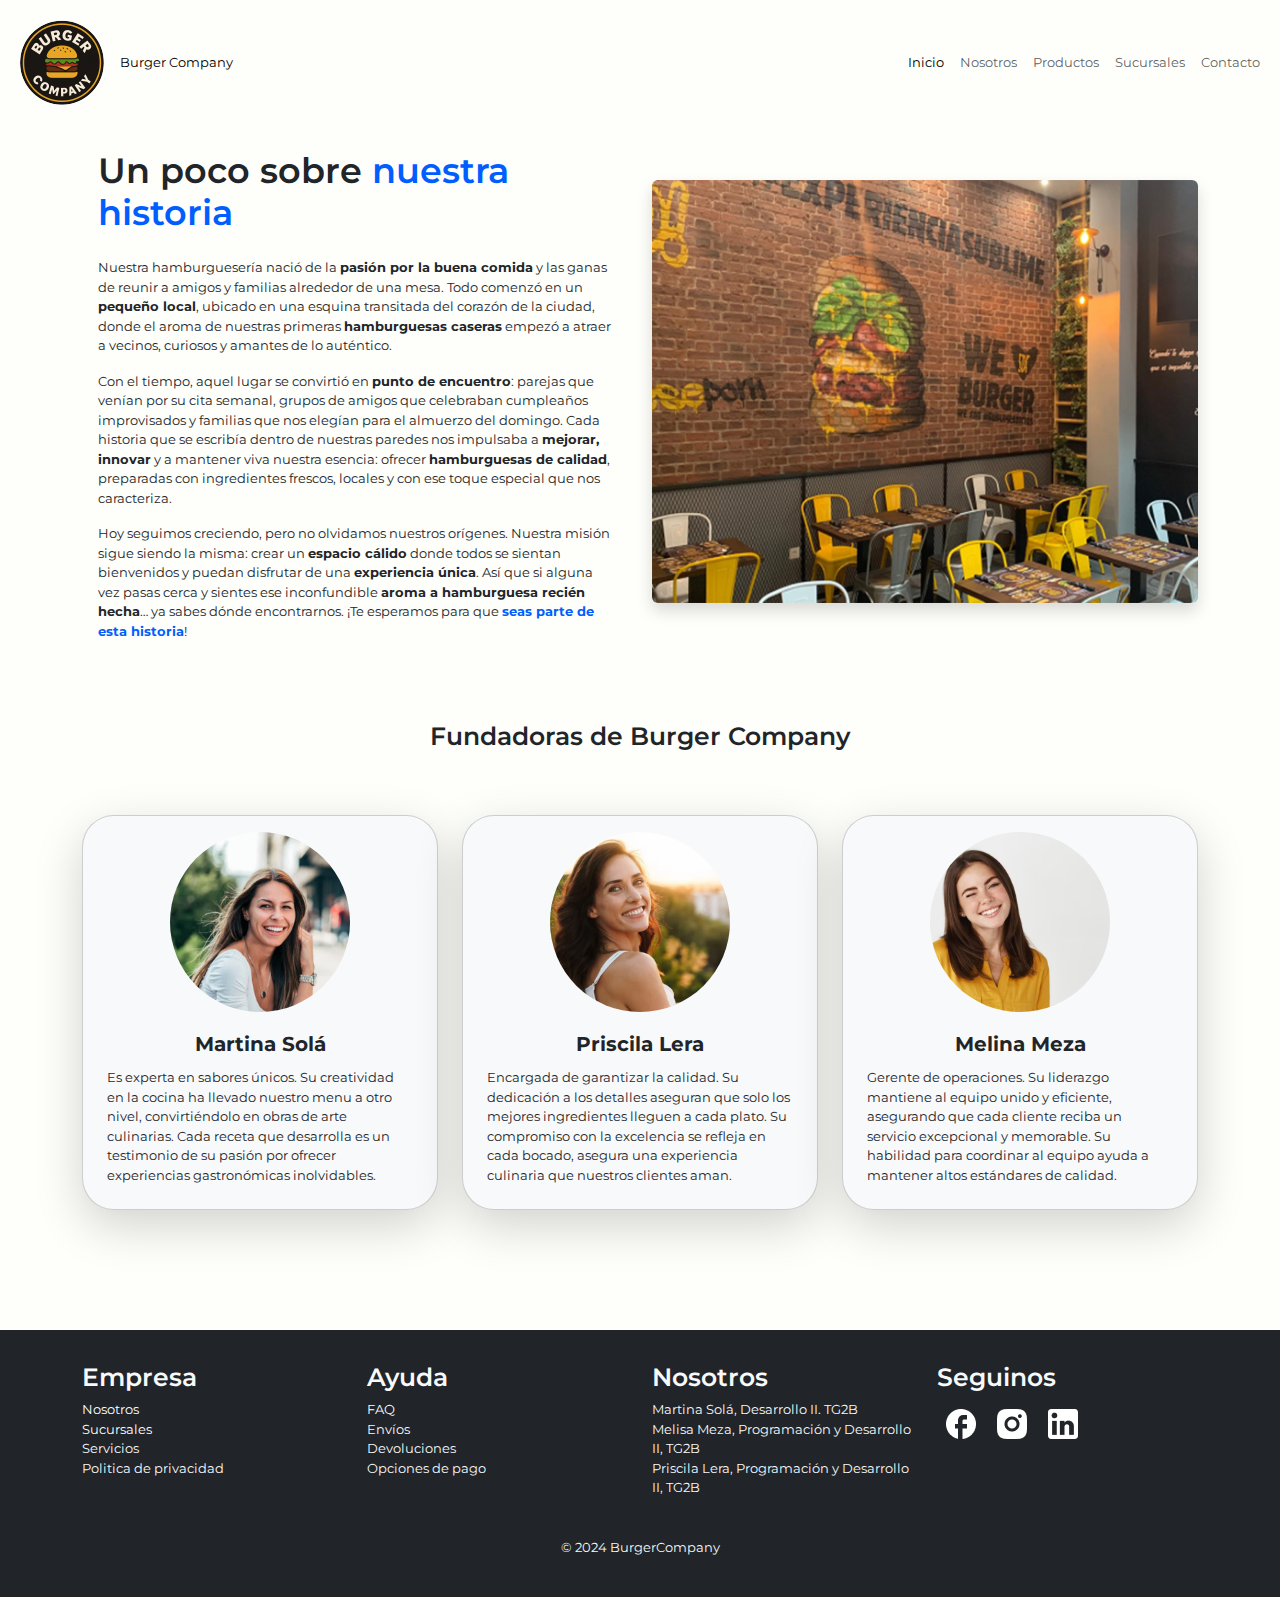
<file: nosotros.html>
<!DOCTYPE html>
<html lang="es">

<head>
  <meta charset="UTF-8" />
  <meta name="viewport" content="width=device-width, initial-scale=1.0" />

  <link href="https://cdn.jsdelivr.net/npm/bootstrap@5.3.3/dist/css/bootstrap.min.css" rel="stylesheet"
    integrity="sha384-QWTKZyjpPEjISv5WaRU9OFeRpok6YctnYmDr5pNlyT2bRjXh0JMhjY6hW+ALEwIH" crossorigin="anonymous" />

   <link rel="stylesheet" href="css/styles.css" />
  <title>Nosotros</title>
</head>

<body>

    <!--Nav bar-->
  <header>
    <nav class="navbar navbar-expand-md navbar-light bg-light">
      <div class="container-fluid">
        <a class="navbar-brand d-flex align-items-center" href="index.html">
          <img src="img/logo/logo.png" alt="logo-marca">
          <p class="ms-2 mb-0 d-none d-md-block">Burger Company</p>
        </a>
        <button class="navbar-toggler" type="button" data-bs-toggle="collapse" data-bs-target="#navbarNav"
          aria-controls="navbarNav" aria-expanded="false" aria-label="Toggle navigation">
          <span class="navbar-toggler-icon"></span>
        </button>
        <div class="collapse navbar-collapse justify-content-end" id="navbarNav">
          <ul class="navbar-nav">
            <li class="nav-item">
              <a class="nav-link active" href="index.html">Inicio</a>
            </li>
            <li class="nav-item">
              <a class="nav-link" href="nosotros.html">Nosotros</a>
            </li>
            <li class="nav-item">
              <a class="nav-link" href="productos.html">Productos</a>
            </li>
            <li class="nav-item">
              <a class="nav-link" href="sucursales.html">Sucursales</a>
            </li>
            <li class="nav-item">
              <a class="nav-link" href="contacto.html">Contacto</a>
            </li>
          </ul>
        </div>
      </div>
    </nav>
  </header>


  <!--Fundación de BC-->
  <section class="pb-5">
    <div class="container">
      <div class="row align-items-center">
        <div class="col-12  col-xl-6">
          <h1 class="text-align py-4 px-3 mb-0">Un poco sobre <span class="text-head-color">nuestra historia</span></h1>
          <div class="px-3">
            <p>
              Nuestra hamburguesería nació de la <strong>pasión por la buena comida</strong> y las ganas de reunir a
              amigos y familias
              alrededor de una mesa. Todo comenzó en un <strong>pequeño local</strong>, ubicado en una esquina
              transitada del corazón de
              la ciudad, donde el aroma de nuestras primeras <strong>hamburguesas caseras</strong> empezó a atraer a
              vecinos, curiosos y
              amantes de lo auténtico.
            </p>
            <p>
              Con el tiempo, aquel lugar se convirtió en <strong>punto de encuentro</strong>: parejas que venían por su
              cita semanal,
              grupos de amigos que celebraban cumpleaños improvisados y familias que nos elegían para el almuerzo del
              domingo. Cada historia que se escribía dentro de nuestras paredes nos impulsaba a <strong>mejorar,
                innovar</strong> y a
              mantener viva nuestra esencia: ofrecer <strong>hamburguesas de calidad</strong>, preparadas con
              ingredientes frescos,
              locales y con ese toque especial que nos caracteriza.
            </p>
            <p>
              Hoy seguimos creciendo, pero no olvidamos nuestros orígenes. Nuestra misión sigue siendo la misma: crear
              un <strong>espacio cálido</strong> donde todos se sientan bienvenidos y puedan disfrutar de una
              <strong>experiencia única</strong>. Así que si
              alguna vez pasas cerca y sientes ese inconfundible <strong>aroma a hamburguesa recién hecha</strong>… ya
              sabes dónde
              encontrarnos. ¡Te esperamos para que <span class="text-head-color"><strong>seas parte de esta historia</strong></span>!
            </p>
          </div>
          

        </div>
        <div class="col-12 col-xl-6 mb-4 mb-md-0 d-flex justify-content-center">
          <img src="img/sobre-nosotros/restaurante-png.png" alt="Foto local Burger Company"
            class="img-fluid rounded shadow">
        </div>
      </div>
    </div>
  </section>

  <!--Nosotras-->
  <section class="pb-5">
    <div class="container">
      <h2 class="text-center py-3 mb-0">Fundadoras de Burger Company</h2>
      <div class="row g-4 align-items-center">
        <div class="col-12 col-md-4 py-3 py-md-4 py-xl-5">
          <div class="card rounded-5 shadow-lg p-3 mb-4 bg-body-tertiary">
            <img src="img/staff/persona1.png" alt="Foto de Martina Solá" class="card-img-top rounded-circle staff-img">
            <h3 class="card-title text-center py-1 mt-3"><strong>Martina Solá</strong></h3>
            <p class="card-text mx-2 pb-2">
              Es experta en sabores únicos. Su creatividad en la cocina ha llevado nuestro menu a otro nivel,
              convirtiéndolo en obras de arte culinarias. Cada receta que desarrolla es un testimonio de su pasión por
              ofrecer experiencias gastronómicas inolvidables.
            </p>
          </div>
        </div>
        <div class="col-12 col-md-4 py-3 py-md-4 py-xl-5">
          <div class="card rounded-5 shadow-lg p-3 mb-4 bg-body-tertiary">
            <img src="img/staff/persona2.png" alt="Foto de Priscila Lera" class="card-img-top rounded-circle staff-img">
            <h3 class="card-title text-center py-1 mt-3"><strong>Priscila Lera</strong></h3>
            <p class="card-text mx-2 pb-2">
              Encargada de garantizar la calidad. Su dedicación a los detalles aseguran que solo los mejores
              ingredientes lleguen a cada plato. Su compromiso con la excelencia se refleja en cada bocado, asegura una
              experiencia culinaria que nuestros clientes aman.
            </p>
          </div>
        </div>
        <div class="col-12 col-md-4 py-3 py-md-4 py-xl-5">
          <div class="card rounded-5 shadow-lg p-3 mb-4 bg-body-tertiary">
            <img src="img/staff/persona3.png" alt="Foto de Melina Meza" class="card-img-top rounded-circle staff-img">
            <h3 class="card-title text-center py-1 mt-3"><strong>Melina Meza</strong></h3>
            <p class="card-text mx-2 pb-2">
              Gerente de operaciones. Su liderazgo mantiene al equipo unido y eficiente, asegurando que cada cliente
              reciba un servicio excepcional y memorable. Su habilidad para coordinar al equipo ayuda a mantener altos
              estándares de calidad.
            </p>
          </div>
        </div>
      </div>
    </div>
  </section>


  <!-- Footer-->
  <!-- Footer-->
  <footer class="py-4 px-3 bg-dark text-light">
    <div class="container ">
      <div class="row">
        <div class="col-6 col-md-3 py-2 mb-0">
          <div>
            <h2 class="mb-2">Empresa</h2>
            <ul class="list-unstyled">
              <li><a href="nosotros.html">Nosotros</a></li>
              <li><a href="sucursales.html">Sucursales</a></li>
              <li>Servicios</li>
              <li>Politica de privacidad</li>
            </ul>
          </div>
        </div>
        <div class="col-6 col-md-3 py-2 mb-0">
          <h2 class="mb-2">Ayuda</h2>
          <ul class="list-unstyled">
            <li><a href="preguntas-frecuentes.html">FAQ</a></li>
            <li>Envíos</li>
            <li>Devoluciones</li>
            <li>Opciones de pago</li>
          </ul>
        </div>
        <div class="col-6 col-md-3 py-2 mb-0">
          <h2 class="mb-2">Nosotros</h2>
          <ul class="list-unstyled">
            <li>Martina Solá, Desarrollo II. TG2B</li>
            <li>Melisa Meza, Programación y Desarrollo II, TG2B</li>
            <li> Priscila Lera, Programación y Desarrollo II, TG2B</li>
          </ul>
        </div>
        <div class="col-6 col-md-3 py-2 mb-0">
          <h2 class="mb-2">Seguinos</h2>
          <a href="http://facebook.com" target="_blank"><img src="img/redes/facebook.png" class="mx-0"
              alt="Icono facebook"></a>
          <a href="http://instagram.com" target="_blank"><img src="img/redes/instagram.png" class="mx-0"
              alt="Icono instagram"></a>
          <a href="http://linkedin.com" target="_blank"><img src="img/redes/linkedin.png" class="mx-0"
              alt="Icono linkedin"></a>
        </div>
      </div>
      <div class="text-center py-3">© 2024 BurgerCompany</div>
    </div>
  </footer>

  <script src="https://cdn.jsdelivr.net/npm/bootstrap@5.3.3/dist/js/bootstrap.bundle.min.js"></script>

</body>

</html>
</file>
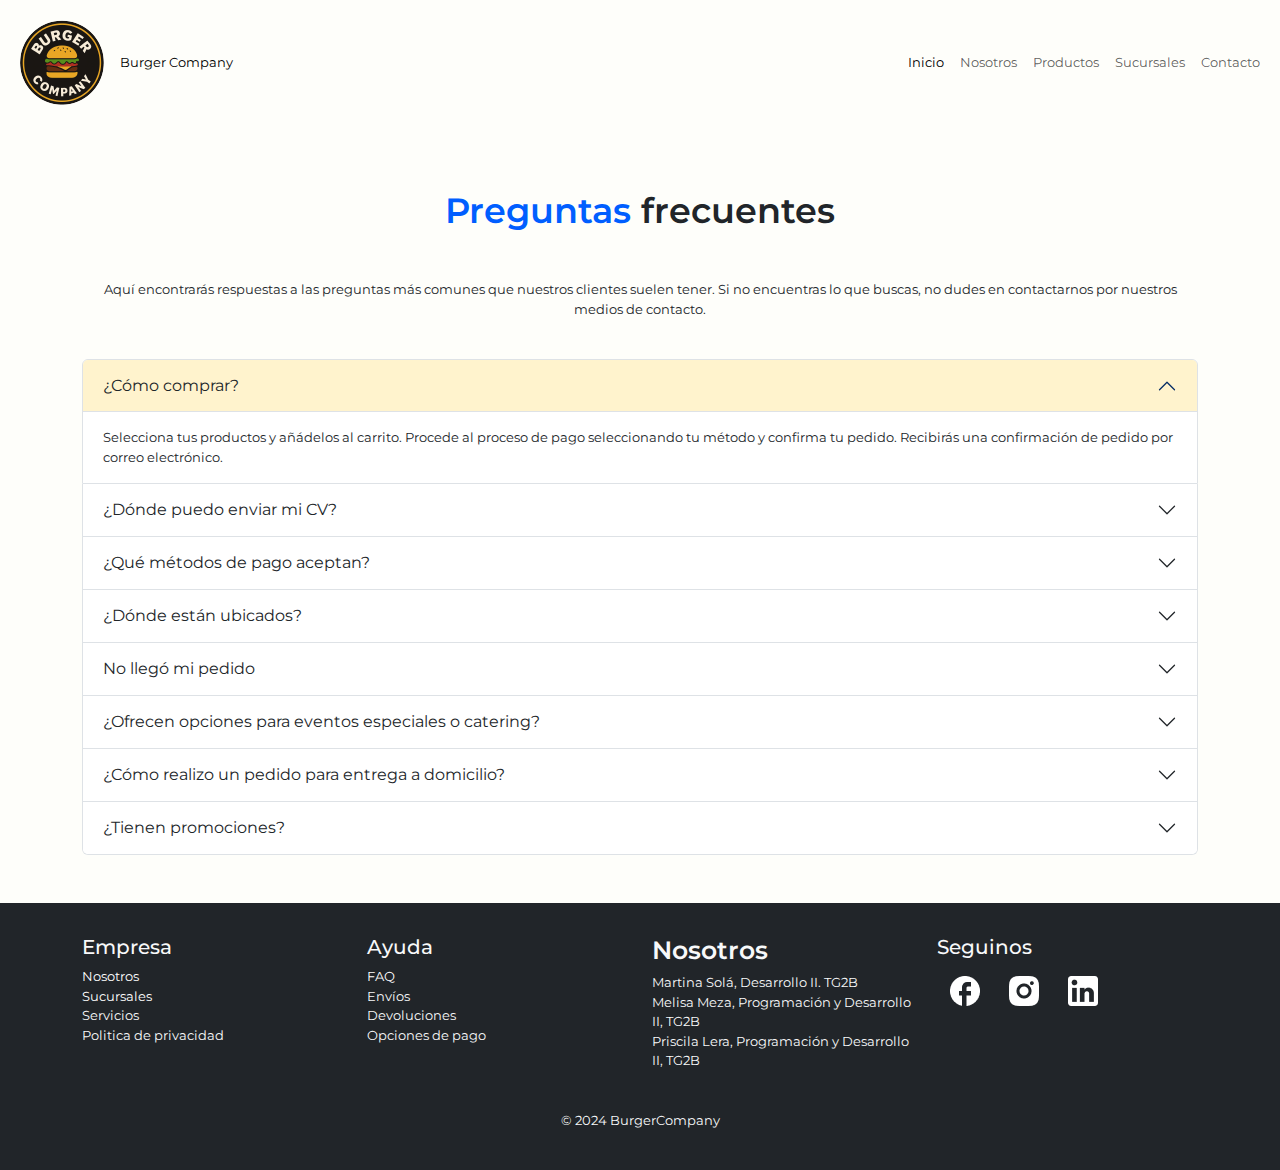
<file: preguntas-frecuentes.html>
<!DOCTYPE html>
<html lang="es">

<head>
  <meta charset="UTF-8" />
  <meta name="viewport" content="width=device-width, initial-scale=1.0" />

  <link href="https://cdn.jsdelivr.net/npm/bootstrap@5.3.3/dist/css/bootstrap.min.css" rel="stylesheet"
    integrity="sha384-QWTKZyjpPEjISv5WaRU9OFeRpok6YctnYmDr5pNlyT2bRjXh0JMhjY6hW+ALEwIH" crossorigin="anonymous" />


  <link rel="stylesheet" href="css/styles.css" />

  <title>Preguntas frecuentes</title>
</head>

<body>

  <!--Nav bar-->
  <header>
    <nav class="navbar navbar-expand-md navbar-light bg-light">
      <div class="container-fluid">
        <a class="navbar-brand d-flex align-items-center" href="index.html">
          <img src="img/logo/logo.png" alt="logo-marca">
          <p class="ms-2 mb-0 d-none d-md-block">Burger Company</p>
        </a>
        <button class="navbar-toggler" type="button" data-bs-toggle="collapse" data-bs-target="#navbarNav"
          aria-controls="navbarNav" aria-expanded="false" aria-label="Toggle navigation">
          <span class="navbar-toggler-icon"></span>
        </button>
        <div class="collapse navbar-collapse justify-content-end" id="navbarNav">
          <ul class="navbar-nav">
            <li class="nav-item">
              <a class="nav-link active" href="index.html">Inicio</a>
            </li>
            <li class="nav-item">
              <a class="nav-link" href="nosotros.html">Nosotros</a>
            </li>
            <li class="nav-item">
              <a class="nav-link" href="productos.html">Productos</a>
            </li>
            <li class="nav-item">
              <a class="nav-link" href="sucursales.html">Sucursales</a>
            </li>
            <li class="nav-item">
              <a class="nav-link" href="contacto.html">Contacto</a>
            </li>
          </ul>
        </div>
      </div>
    </nav>
  </header>

  <!--FAQ-->
  <main class="pt-3 pb-5">
    <div class="container">
      <h1 class="text-center py-5 mb-0"><span class="text-head-color">Preguntas</span> frecuentes </h1>
      <p class="pb-4 text-center">
        Aquí encontrarás respuestas a las preguntas más comunes que nuestros clientes suelen tener.
        Si no encuentras lo que buscas, no dudes en contactarnos por nuestros medios de contacto.
      </p>
      <div class="accordion" id="faqAccordion">
        <div class="accordion-item">
          <h2 class="accordion-header" id="faq1">
            <button class="accordion-button" type="button" data-bs-toggle="collapse" data-bs-target="#collapse1"
              aria-expanded="true" aria-controls="collapse1">
              ¿Cómo comprar?
            </button>
          </h2>
          <div id="collapse1" class="accordion-collapse collapse show" data-bs-parent="#faqAccordion">
            <div class="accordion-body">
              Selecciona tus productos y añádelos al carrito. Procede al proceso de pago seleccionando tu método y
              confirma tu pedido. Recibirás una confirmación de pedido por correo electrónico.
            </div>
          </div>
        </div>
        <div class="accordion-item">
          <h2 class="accordion-header" id="faq2">
            <button class="accordion-button collapsed" type="button" data-bs-toggle="collapse"
              data-bs-target="#collapse2" aria-expanded="false" aria-controls="collapse2">
              ¿Dónde puedo enviar mi CV?
            </button>
          </h2>
          <div id="collapse2" class="accordion-collapse collapse" data-bs-parent="#faqAccordion">
            <div class="accordion-body">
              Para formar parte de nuestro equipo, podés enviar tu currículum a
              <strong>bgcompany.rrhh@gmail.com</strong>.
            </div>
          </div>
        </div>
        <div class="accordion-item">
          <h2 class="accordion-header" id="faq3">
            <button class="accordion-button collapsed" type="button" data-bs-toggle="collapse"
              data-bs-target="#collapse3" aria-expanded="false" aria-controls="collapse3">
              ¿Qué métodos de pago aceptan?
            </button>
          </h2>
          <div id="collapse3" class="accordion-collapse collapse" data-bs-parent="#faqAccordion">
            <div class="accordion-body">
              Aceptamos las principales tarjetas de crédito y débito, pagos en efectivo al momento de la entrega o en
              nuestro local y opciones de pago digital, como PayPal o Mercado Pago.
            </div>
          </div>
        </div>
        <div class="accordion-item">
          <h2 class="accordion-header" id="faq4">
            <button class="accordion-button collapsed" type="button" data-bs-toggle="collapse"
              data-bs-target="#collapse4" aria-expanded="false" aria-controls="collapse4">
              ¿Dónde están ubicados?
            </button>
          </h2>
          <div id="collapse4" class="accordion-collapse collapse" data-bs-parent="#faqAccordion">
            <div class="accordion-body">
              Contamos con seis sucursales en CABA y tres en Zona Norte. Estamos convenientemente ubicados para que
              puedas disfrutar de nuestras deliciosas hamburguesas y otros platos en un ambiente acogedor y accesible.
            </div>
          </div>
        </div>
        <div class="accordion-item">
          <h2 class="accordion-header" id="faq5">
            <button class="accordion-button collapsed" type="button" data-bs-toggle="collapse"
              data-bs-target="#collapse5" aria-expanded="false" aria-controls="collapse5">
              No llegó mi pedido
            </button>
          </h2>
          <div id="collapse5" class="accordion-collapse collapse" data-bs-parent="#faqAccordion">
            <div class="accordion-body">
              Si no encuentras una solución rápida, no dudes en contactarnos directamente a través de nuestro número de
              atención al cliente <strong>011 15447931</strong> o por correo electrónico
              <strong>burguercompany@gmail.com</strong>.
              Estamos aquí para ayudarte y resolver cualquier problema lo antes posible.
            </div>
          </div>
        </div>
        <div class="accordion-item">
          <h2 class="accordion-header" id="faq6">
            <button class="accordion-button collapsed" type="button" data-bs-toggle="collapse"
              data-bs-target="#collapse6" aria-expanded="false" aria-controls="collapse6">
              ¿Ofrecen opciones para eventos especiales o catering?
            </button>
          </h2>
          <div id="collapse6" class="accordion-collapse collapse" data-bs-parent="#faqAccordion">
            <div class="accordion-body">
              ¡Sí! En nuestra hamburguesería estamos encantados de ofrecer servicios de catering para eventos
              especiales. Ya sea una reunión familiar, una fiesta corporativa o cualquier otro evento, podemos adaptar
              nuestro menú para satisfacer tus necesidades.
            </div>
          </div>
        </div>
        <div class="accordion-item">
          <h2 class="accordion-header" id="faq7">
            <button class="accordion-button collapsed" type="button" data-bs-toggle="collapse"
              data-bs-target="#collapse7" aria-expanded="false" aria-controls="collapse7">
              ¿Cómo realizo un pedido para entrega a domicilio?
            </button>
          </h2>
          <div id="collapse7" class="accordion-collapse collapse" data-bs-parent="#faqAccordion">
            <div class="accordion-body">
              Puedes realizar tu pedido directamente a través de nuestra página web o contactándonos por teléfono.
              Ofrecemos servicio de entrega a domicilio en nuestra área de servicio, asegurando que tu comida llegue
              fresca y caliente a tu puerta.
            </div>
          </div>
        </div>
        <div class="accordion-item">
          <h2 class="accordion-header" id="faq8">
            <button class="accordion-button collapsed" type="button" data-bs-toggle="collapse"
              data-bs-target="#collapse8" aria-expanded="false" aria-controls="collapse8">
              ¿Tienen promociones?
            </button>
          </h2>
          <div id="collapse8" class="accordion-collapse collapse" data-bs-parent="#faqAccordion">
            <div class="accordion-body">
              Sí. Valoramos a nuestros clientes y ofrecemos diferentes programas de fidelización y promociones.
              Seguinos en nuestras redes sociales para estar al tanto de nuestras últimas ofertas y descuentos
              exclusivos.
            </div>
          </div>
        </div>
      </div>
    </div>
  </main>


  <!--footer-->
  <footer class="py-4 px-3 bg-dark text-light">
    <div class="container ">
      <div class="row">
        <div class="col-6 col-md-3 py-2 mb-0">
          <div>
            <h3 class="mb-2">Empresa</h3>
            <ul class="list-unstyled">
              <li><a class="" href="nosotros.html">Nosotros</a></li>
              <li><a class="" href="sucursales.html">Sucursales</a></li>
              <li>Servicios</li>
              <li>Politica de privacidad</li>
            </ul>
          </div>
        </div>
        <div class="col-6 col-md-3 py-2 mb-0">
          <h3 class="mb-2">Ayuda</h3>
          <ul class="list-unstyled">
            <li><a href="preguntas-frecuentes.html">FAQ</a></li>
            <li>Envíos</li>
            <li>Devoluciones</li>
            <li>Opciones de pago</li>
          </ul>
        </div>
        <div class="col-6 col-md-3 py-2 mb-0">
          <h2 class="mb-2">Nosotros</h2>
          <ul class="list-unstyled">
            <li>Martina Solá, Desarrollo II. TG2B</li>
            <li>Melisa Meza, Programación y Desarrollo II, TG2B</li>
            <li> Priscila Lera, Programación y Desarrollo II, TG2B</li>
          </ul>
        </div>
        <div class="col-6 col-md-3 py-2 mb-0">
          <h3 class="mb-2">Seguinos</h3>
          <a href="http://facebook.com" target="_blank"><img src="img/redes/facebook.png" class="mx-1"
              alt="Icono facebook"></a>
          <a href="http://instagram.com" target="_blank"><img src="img/redes/instagram.png" class="mx-1"
              alt="Icono instagram"></a>
          <a href="http://linkedin.com" target="_blank"><img src="img/redes/linkedin.png" class="mx-1"
              alt="Icono linkedin"></a>
        </div>
      </div>
      <div class="text-center py-3">© 2024 BurgerCompany</div>
    </div>
  </footer>

  <script src="https://cdn.jsdelivr.net/npm/bootstrap@5.3.0/dist/js/bootstrap.bundle.min.js"></script>

</body>

</html>
</file>
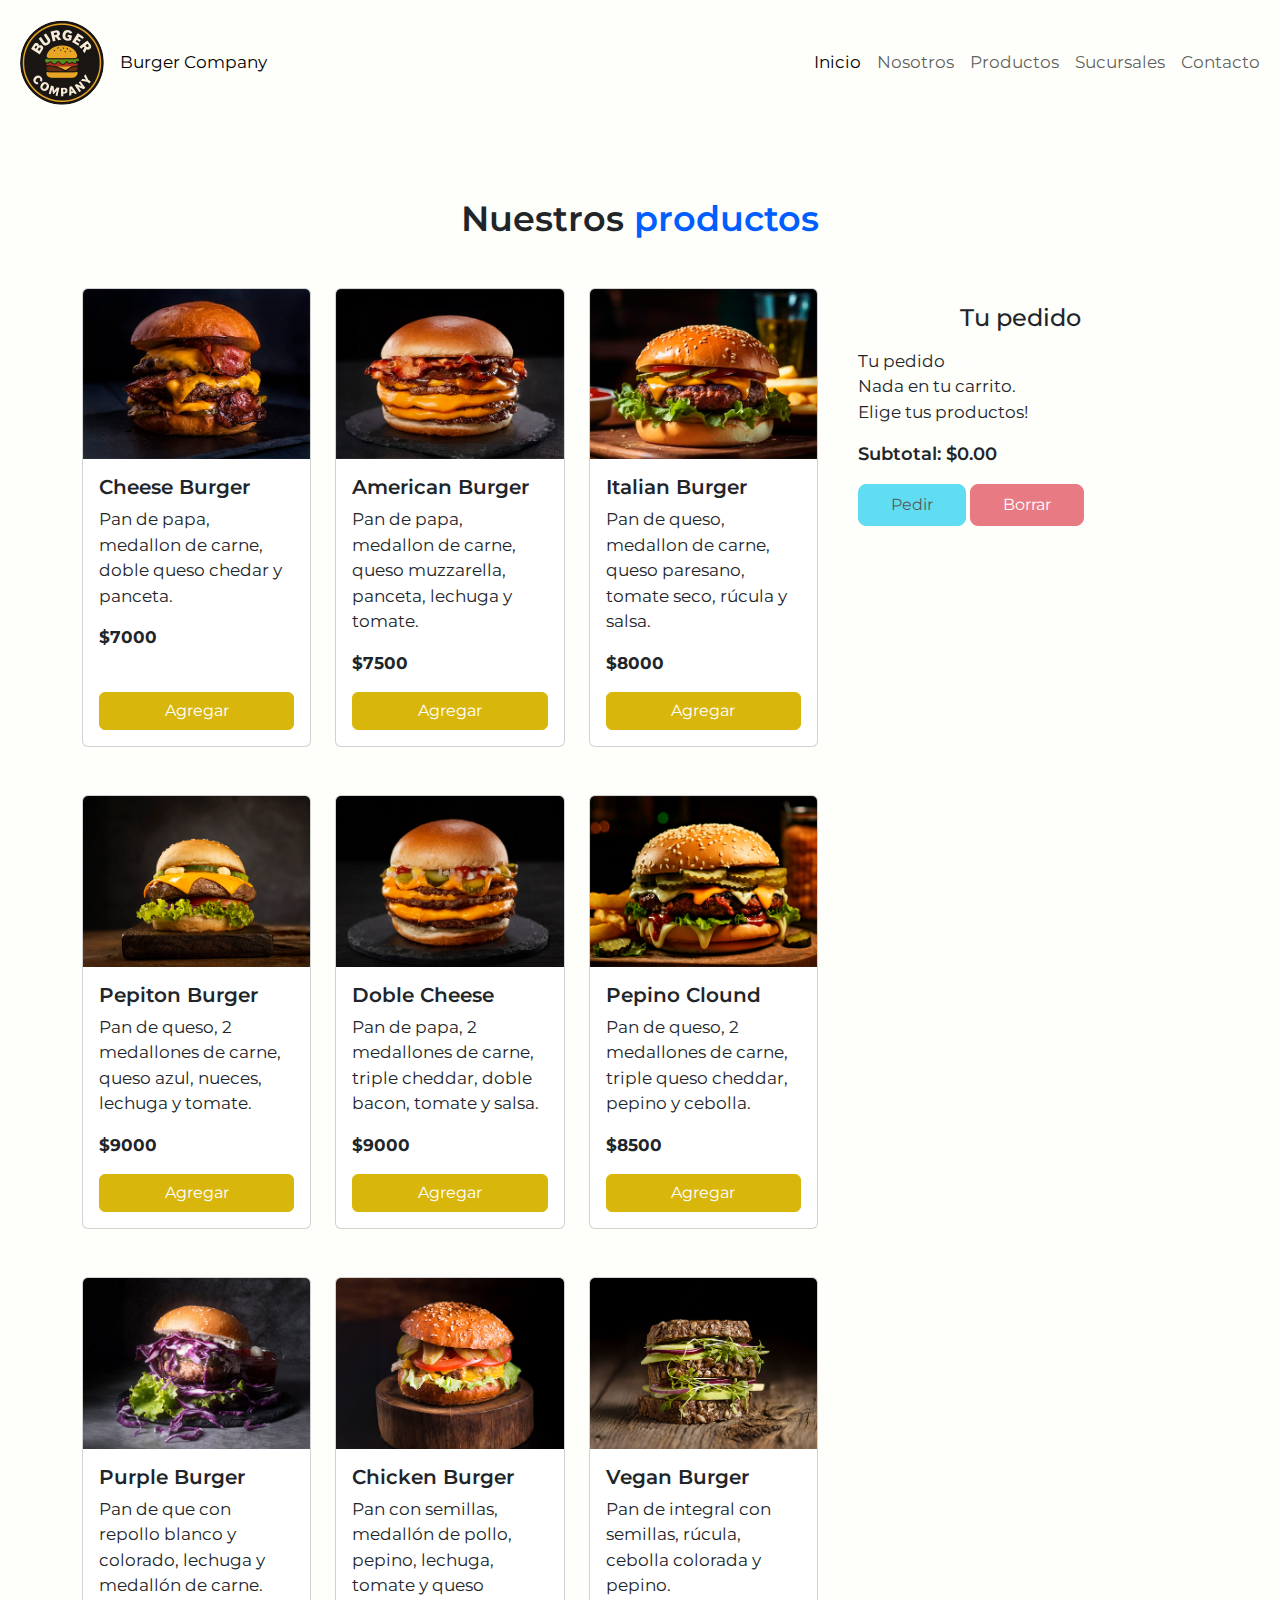
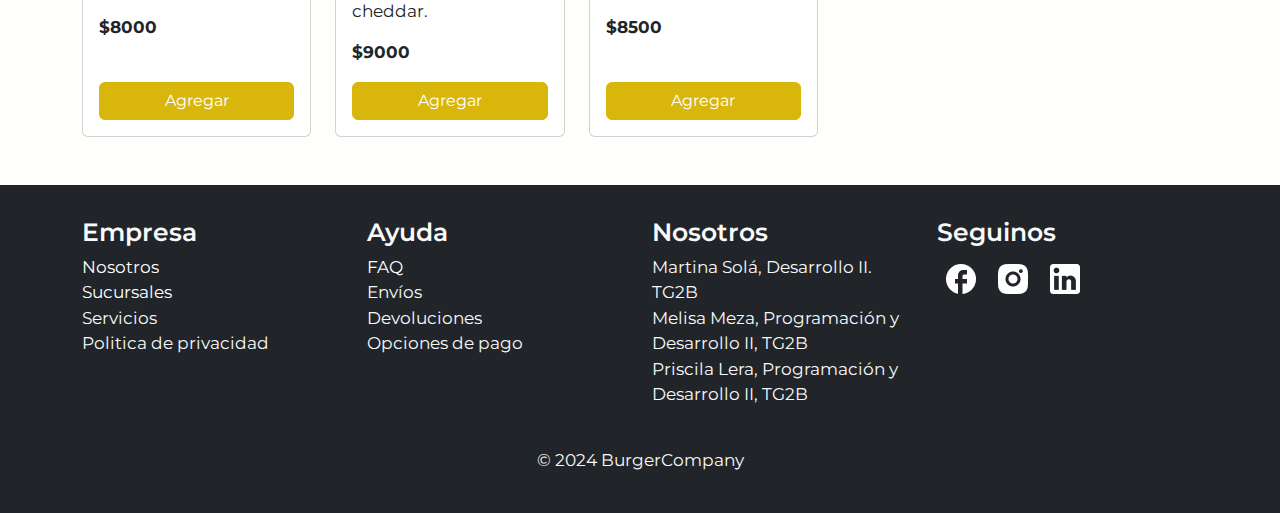
<file: productos.html>
<!DOCTYPE html>
<html lang="es">

<head>
  <meta charset="UTF-8">
  <meta name="viewport" content="width=device-width, initial-scale=1.0">

  <link href="https://cdn.jsdelivr.net/npm/bootstrap@5.3.3/dist/css/bootstrap.min.css" rel="stylesheet"
    integrity="sha384-QWTKZyjpPEjISv5WaRU9OFeRpok6YctnYmDr5pNlyT2bRjXh0JMhjY6hW+ALEwIH" crossorigin="anonymous" />

  <link rel="stylesheet" href="vendors/jquery_whatsapp/css/floating-wpp.min.css">
  <link rel="stylesheet" href="styles.css" />

  <title>Productos</title>
</head>

<body>

  <!--Nav bar-->
  <header>
    <nav class="navbar navbar-expand-md navbar-light bg-light">
      <div class="container-fluid">
        <a class="navbar-brand d-flex align-items-center" href="index.html">
          <img src="img/logo/logo.png" alt="logo-marca">
          <p class="ms-2 mb-0 d-none d-md-block">Burger Company</p>
        </a>
        <button class="navbar-toggler" type="button" data-bs-toggle="collapse" data-bs-target="#navbarNav"
          aria-controls="navbarNav" aria-expanded="false" aria-label="Toggle navigation">
          <span class="navbar-toggler-icon"></span>
        </button>
        <div class="collapse navbar-collapse justify-content-end" id="navbarNav">
          <ul class="navbar-nav">
            <li class="nav-item">
              <a class="nav-link active" href="index.html">Inicio</a>
            </li>
            <li class="nav-item">
              <a class="nav-link" href="nosotros.html">Nosotros</a>
            </li>
            <li class="nav-item">
              <a class="nav-link" href="productos.html">Productos</a>
            </li>
            <li class="nav-item">
              <a class="nav-link" href="sucursales.html">Sucursales</a>
            </li>
            <li class="nav-item">
              <a class="nav-link" href="contacto.html">Contacto</a>
            </li>
          </ul>
        </div>
      </div>
    </nav>
  </header>

  <!--Productos-->
  <main class="productos py-4">
    <div class="container">
      <h1 class="text-center py-5 mb-0">Nuestros <span class="text-head-color">productos</span></h1>
      <div class="row g-4">
        <div class="col-12 col-lg-8">
          <div id="productos" class="row g-4"></div>
        </div>
        <div class="col-12 col-lg-4">
          <section class="bg-light p-3 rounded">
            <h2 class="h4 text-center mb-3">Tu pedido</h2>
            <div id="smartcart"></div>
          </section>
        </div>
      </div>
    </div>
  </main>


  
  <!-- Footer-->
  <footer class="py-4 px-3 bg-dark text-light">
    <div class="container ">
      <div class="row">
        <div class="col-6 col-md-3 py-2 mb-0">
          <div>
            <h2 class="mb-2">Empresa</h2>
            <ul class="list-unstyled">
              <li><a href="nosotros.html">Nosotros</a></li>
              <li><a href="sucursales.html">Sucursales</a></li>
              <li>Servicios</li>
              <li>Politica de privacidad</li>
            </ul>
          </div>
        </div>
        <div class="col-6 col-md-3 py-2 mb-0">
          <h2 class="mb-2">Ayuda</h2>
          <ul class="list-unstyled">
            <li><a href="preguntas-frecuentes.html">FAQ</a></li>
            <li>Envíos</li>
            <li>Devoluciones</li>
            <li>Opciones de pago</li>
          </ul>
        </div>
        <div class="col-6 col-md-3 py-2 mb-0">
          <h2 class="mb-2">Nosotros</h2>
          <ul class="list-unstyled">
            <li>Martina Solá, Desarrollo II. TG2B</li>
            <li>Melisa Meza, Programación y Desarrollo II, TG2B</li>
            <li> Priscila Lera, Programación y Desarrollo II, TG2B</li>
          </ul>
        </div>
        <div class="col-6 col-md-3 py-2 mb-0">
          <h2 class="mb-2">Seguinos</h2>
          <a href="http://facebook.com" target="_blank"><img src="/img/redes/facebook.png" class="mx-0"
              alt="Icono facebook"></a>
          <a href="http://instagram.com" target="_blank"><img src="/img/redes/instagram.png" class="mx-0"
              alt="Icono instagram"></a>
          <a href="http://linkedin.com" target="_blank"><img src="/img/redes/linkedin.png" class="mx-0"
              alt="Icono linkedin"></a>
        </div>
      </div>
      <div class="text-center py-3">© 2024 BurgerCompany</div>
    </div>
  </footer>


  <!-- jQuery -->
  <script src="vendors/jquery-3.7.1.min.js"></script>

  <!-- Bootstrap Bundle -->
  <script src="https://cdn.jsdelivr.net/npm/bootstrap@5.3.0/dist/js/bootstrap.bundle.min.js"></script>

  <!-- Plugins -->
  <script src="vendors/jquery_whatsapp/js/floating-wpp.min.js"></script> <!-- WhatsApp -->
  <script src="vendors/jquery-owlCarousel/dist/owl.carousel.min.js"></script> <!-- Carousel -->
  <script src="vendors/jquery_smartCart/js/jquery.smartCart.min.js"></script> <!-- Smart cart -->


  <!-- Scripts -->
  <script src="js/productos.js"></script>
  <script src="js/scripts.js"></script>

</body>

</html>
</file>
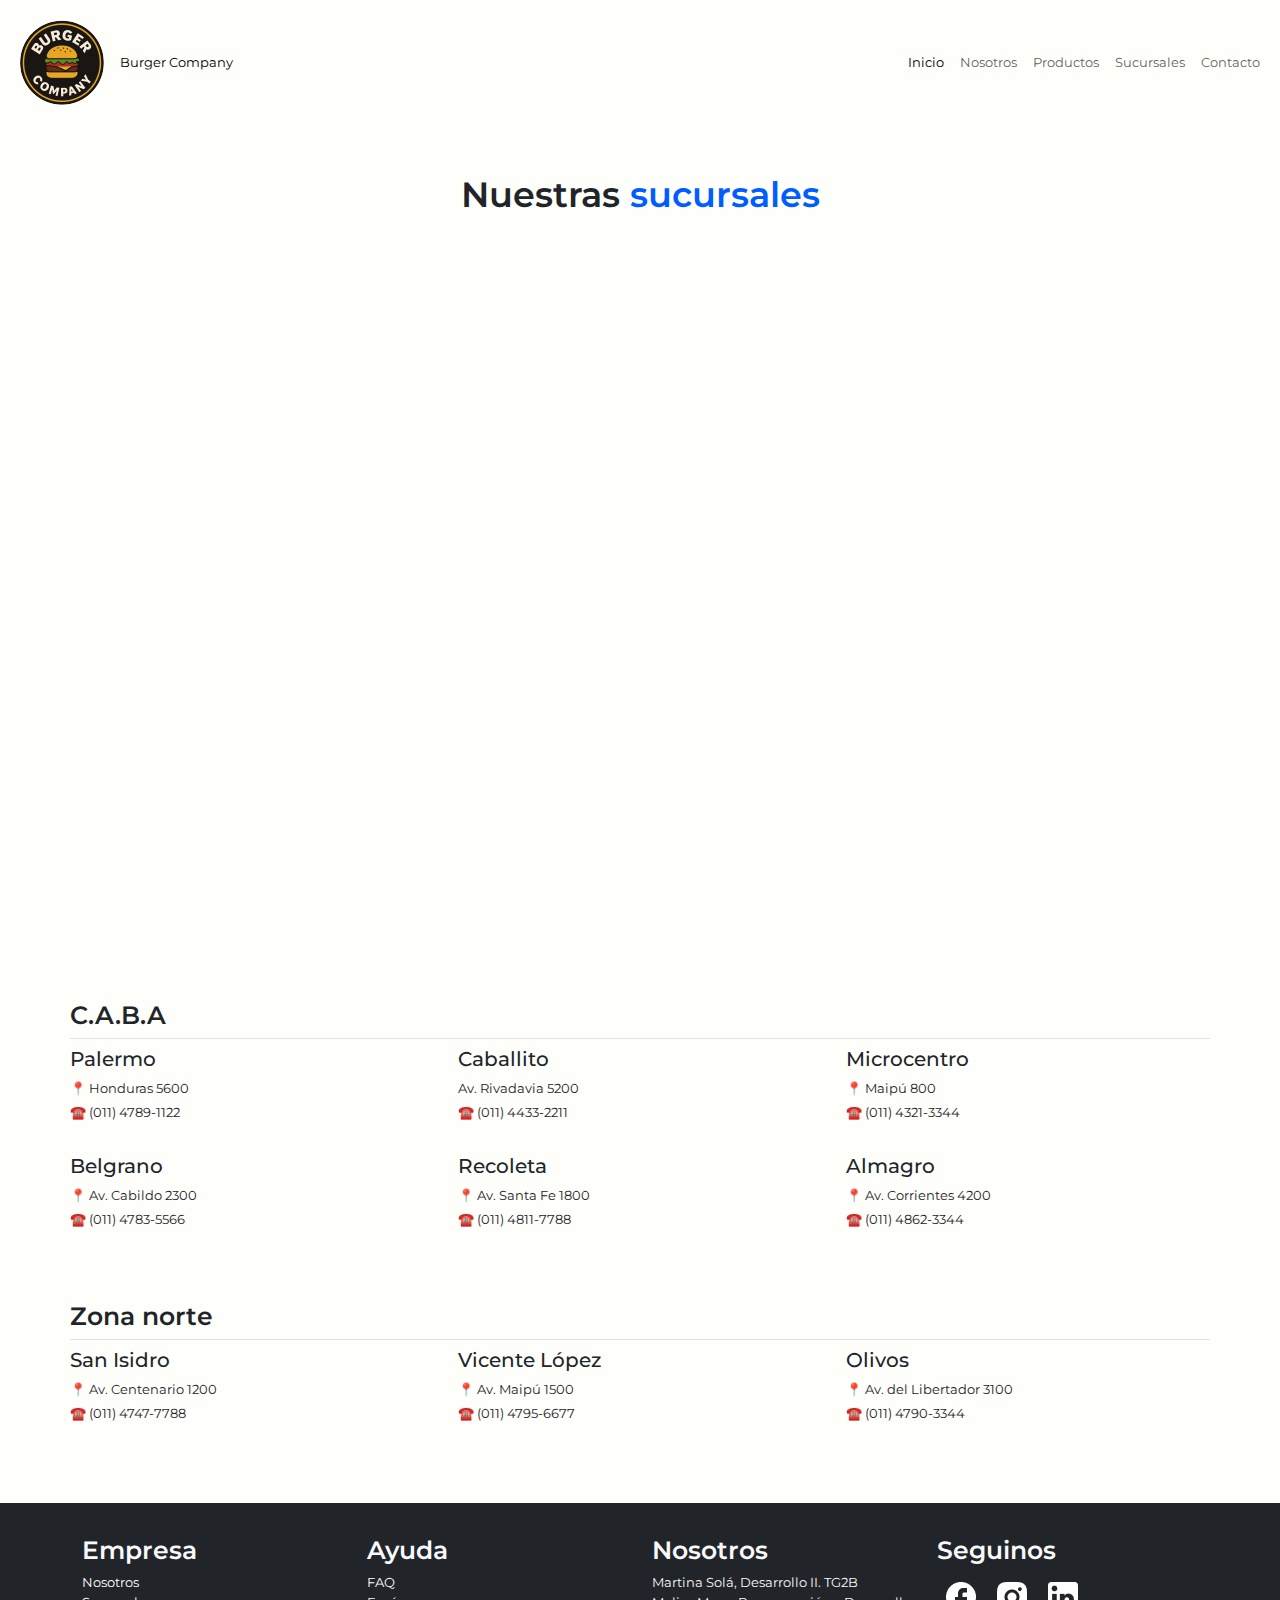
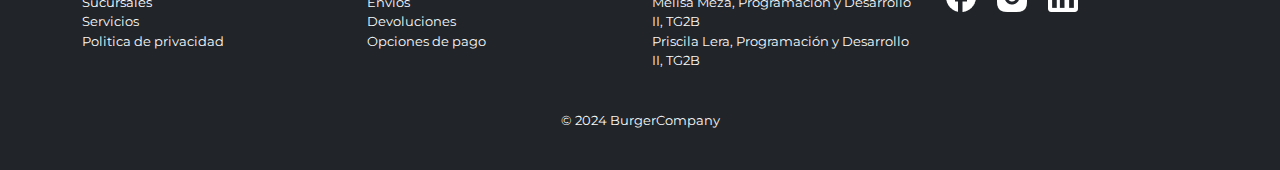
<file: sucursales.html>
<!DOCTYPE html>
<html lang="es">

<head>
    <meta charset="UTF-8" />
    <meta name="viewport" content="width=device-width, initial-scale=1.0" />

    <link href="https://cdn.jsdelivr.net/npm/bootstrap@5.3.3/dist/css/bootstrap.min.css" rel="stylesheet"
        integrity="sha384-QWTKZyjpPEjISv5WaRU9OFeRpok6YctnYmDr5pNlyT2bRjXh0JMhjY6hW+ALEwIH" crossorigin="anonymous" />

    <link rel="stylesheet" href="css/styles.css" />
    <title>Sucursales</title>


</head>

<body>

  <!--Nav bar-->
  <header>
    <nav class="navbar navbar-expand-md navbar-light bg-light">
      <div class="container-fluid">
        <a class="navbar-brand d-flex align-items-center" href="index.html">
          <img src="img/logo/logo.png" alt="logo-marca">
          <p class="ms-2 mb-0 d-none d-md-block">Burger Company</p>
        </a>
        <button class="navbar-toggler" type="button" data-bs-toggle="collapse" data-bs-target="#navbarNav"
          aria-controls="navbarNav" aria-expanded="false" aria-label="Toggle navigation">
          <span class="navbar-toggler-icon"></span>
        </button>
        <div class="collapse navbar-collapse justify-content-end" id="navbarNav">
          <ul class="navbar-nav">
            <li class="nav-item">
              <a class="nav-link active" href="index.html">Inicio</a>
            </li>
            <li class="nav-item">
              <a class="nav-link" href="nosotros.html">Nosotros</a>
            </li>
            <li class="nav-item">
              <a class="nav-link" href="productos.html">Productos</a>
            </li>
            <li class="nav-item">
              <a class="nav-link" href="sucursales.html">Sucursales</a>
            </li>
            <li class="nav-item">
              <a class="nav-link" href="contacto.html">Contacto</a>
            </li>
          </ul>
        </div>
      </div>
    </nav>
  </header>


    <h1 class="text-center py-5">Nuestras <span class="text-head-color">sucursales</span></h1>

    <!--Mapa-->
    <section class="bg-light py-4 mb-3">
        <div class="container-fluid px-0">
            <iframe
                src="https://www.google.com/maps/embed?pb=!1m18!1m12!1m3!1d3153.0869932766286!2d-58.50863448468278!3d-34.47946028050171!2m3!1f0!2f0!3f0!3m2!1i1024!2i768!4f13.1!3m3!1m2!1s0x95bcb1d0f8f8b427%3A0xb218eae45c0ed4bb!2sAv.%20del%20Libertador%202834%2C%20San%20Isidro%2C%20Provincia%20de%20Buenos%20Aires!5e0!3m2!1ses-419!2sar!4v1591032317196!5m2!1ses-419!2sar"
                width="100%" height="600" style="border:0; display: block;" allowfullscreen="" loading="lazy">
            </iframe>
        </div>
    </section>

    <!--Sucursales-->

    <main class="bg-light py-5">
        <div class="container px-4 px-md-0 text-center text-md-start">
            <h2 class="py-3 mb-2 border-bottom pb-2">C.A.B.A</h2>
            <div class="row mb-4">
                <div class="col-12 col-sm-6 col-md-4 mb-3">
                    <h3>Palermo</h3>
                    <p class="mb-1">📍 Honduras 5600</p>
                    <p>☎️ (011) 4789-1122</p>
                </div>
                <div class="col-12 col-sm-6 col-md-4 mb-3">
                    <h3>Caballito</h3>
                    <p class="mb-1"> Av. Rivadavia 5200</p>
                    <p>☎️ (011) 4433-2211</p>
                </div>
                <div class="col-12 col-sm-6 col-md-4 mb-3">
                    <h3>Microcentro</h3>
                    <p class="mb-1">📍 Maipú 800</p>
                    <p>☎️ (011) 4321-3344</p>
                </div>
                <div class="col-12 col-sm-6 col-md-4 mb-3">
                    <h3>Belgrano</h3>
                    <p class="mb-1">📍 Av. Cabildo 2300</p>
                    <p>☎️ (011) 4783-5566</p>
                </div>
                <div class="col-12 col-sm-6 col-md-4 mb-3">
                    <h3>Recoleta</h3>
                    <p class="mb-1">📍 Av. Santa Fe 1800</p>
                    <p>☎️ (011) 4811-7788</p>
                </div>
                <div class="col-12 col-sm-6 col-md-4 mb-3">
                    <h3>Almagro</h3>
                    <p class="mb-1">📍 Av. Corrientes 4200</p>
                    <p>☎️ (011) 4862-3344</p>
                </div>
            </div>

            <h2 class="py-3 mb-2 border-bottom pb-2">Zona norte</h2>
            <div class="row">
                <div class="col-12 col-sm-6 col-md-4 mb-3">
                    <h3>San Isidro</h3>
                    <p class="mb-1">📍 Av. Centenario 1200</p>
                    <p>☎️ (011) 4747-7788</p>
                </div>
                <div class="col-12 col-sm-6 col-md-4 mb-3">
                    <h3>Vicente López</h3>
                    <p class="mb-1">📍 Av. Maipú 1500</p>
                    <p>☎️ (011) 4795-6677</p>
                </div>
                <div class="col-12 col-sm-6 col-md-4 mb-3">
                    <h3>Olivos</h3>
                    <p class="mb-1">📍 Av. del Libertador 3100</p>
                    <p>☎️ (011) 4790-3344</p>
                </div>
            </div>
        </div>
    </main>


    <!-- Footer-->
    <footer class="py-4 px-3 bg-dark text-light">
        <div class="container ">
            <div class="row">
                <div class="col-6 col-md-3 py-2 mb-0">
                    <div>
                        <h2 class="mb-2">Empresa</h2>
                        <ul class="list-unstyled">
                            <li><a href="nosotros.html">Nosotros</a></li>
                            <li><a href="sucursales.html">Sucursales</a></li>
                            <li>Servicios</li>
                            <li>Politica de privacidad</li>
                        </ul>
                    </div>
                </div>
                <div class="col-6 col-md-3 py-2 mb-0">
                    <h2 class="mb-2">Ayuda</h2>
                    <ul class="list-unstyled">
                        <li><a href="preguntas-frecuentes.html">FAQ</a></li>
                        <li>Envíos</li>
                        <li>Devoluciones</li>
                        <li>Opciones de pago</li>
                    </ul>
                </div>
                <div class="col-6 col-md-3 py-2 mb-0">
                    <h2 class="mb-2">Nosotros</h2>
                    <ul class="list-unstyled">
                        <li>Martina Solá, Desarrollo II. TG2B</li>
                        <li>Melisa Meza, Programación y Desarrollo II, TG2B</li>
                        <li> Priscila Lera, Programación y Desarrollo II, TG2B</li>
                    </ul>
                </div>
                <div class="col-6 col-md-3 py-2 mb-0">
                    <h2 class="mb-2">Seguinos</h2>
                    <a href="http://facebook.com" target="_blank"><img src="img/redes/facebook.png" class="mx-0"
                            alt="Icono facebook"></a>
                    <a href="http://instagram.com" target="_blank"><img src="img/redes/instagram.png" class="mx-0"
                            alt="Icono instagram"></a>
                    <a href="http://linkedin.com" target="_blank"><img src="img/redes/linkedin.png" class="mx-0"
                            alt="Icono linkedin"></a>
                </div>
            </div>
            <div class="text-center py-3">© 2024 BurgerCompany</div>
        </div>
    </footer>

    <script src="https://cdn.jsdelivr.net/npm/bootstrap@5.3.3/dist/js/bootstrap.bundle.min.js"></script>
</body>

</html>
</file>
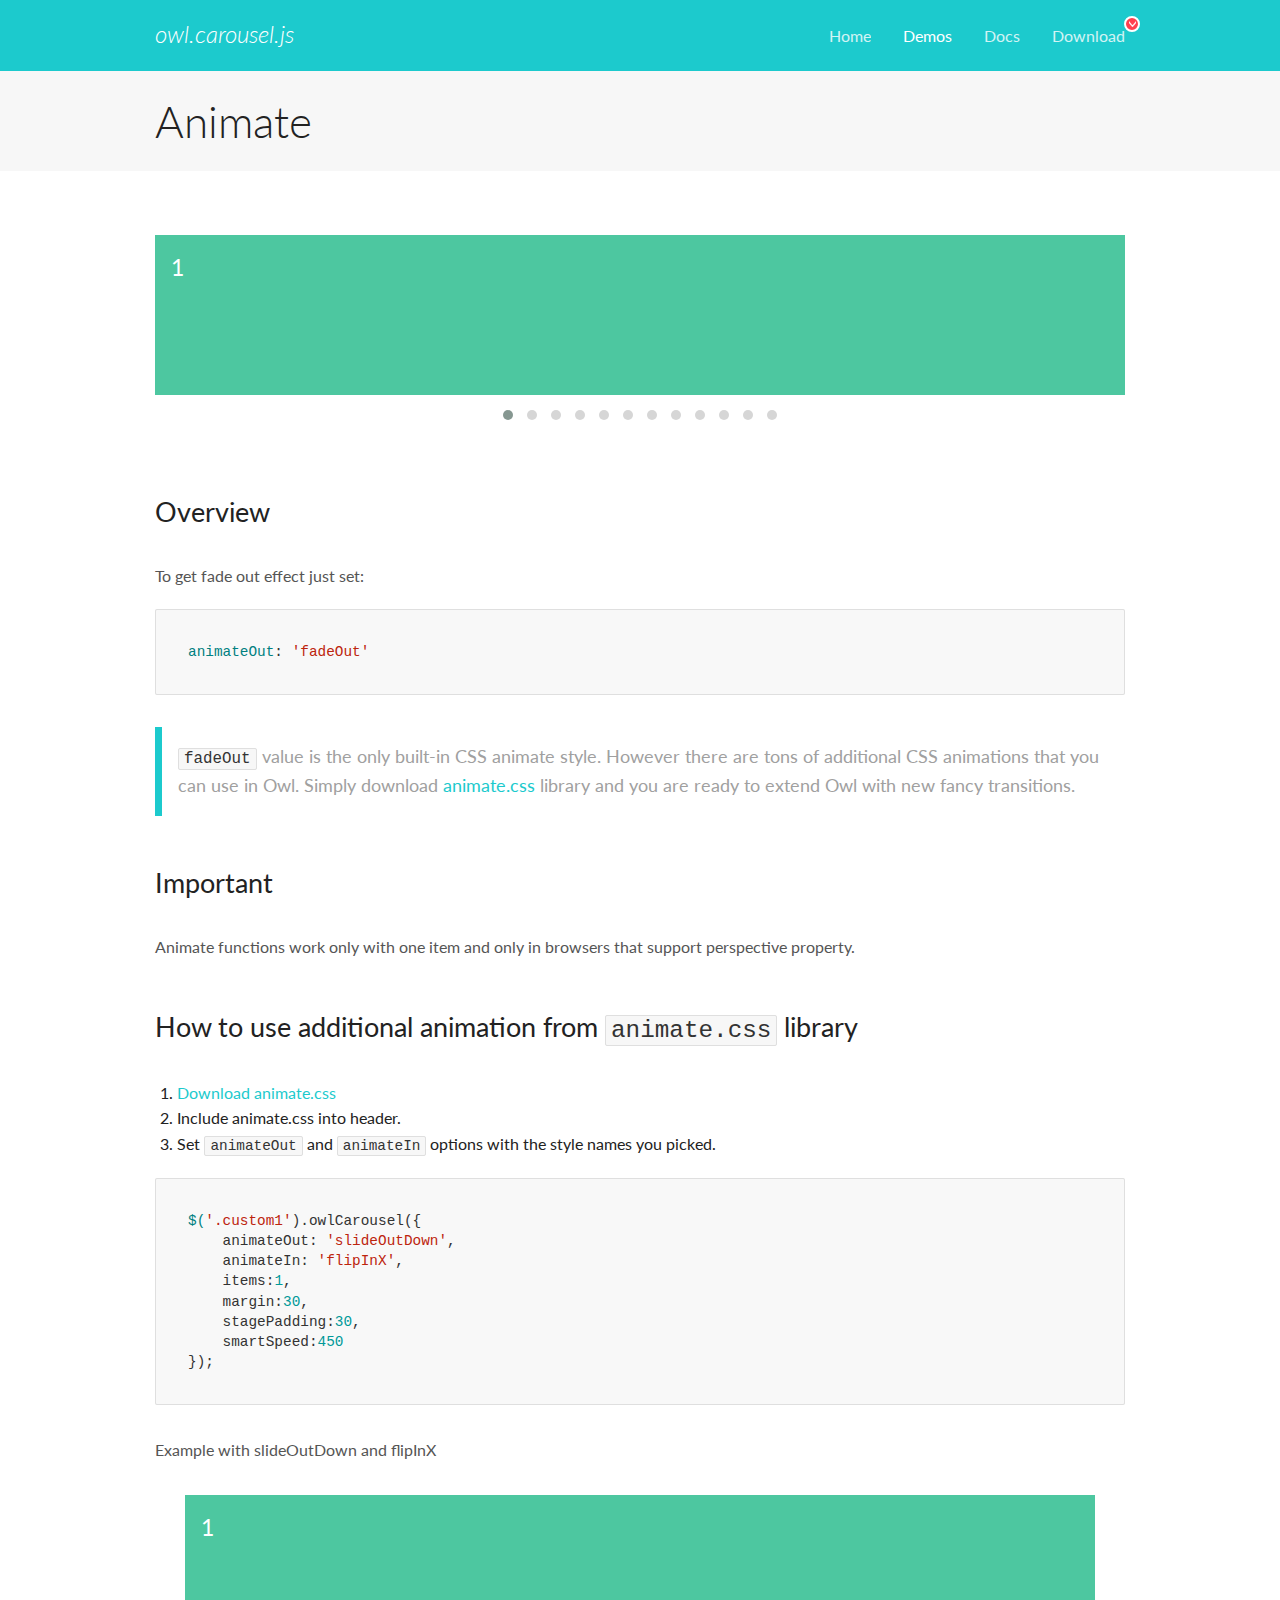
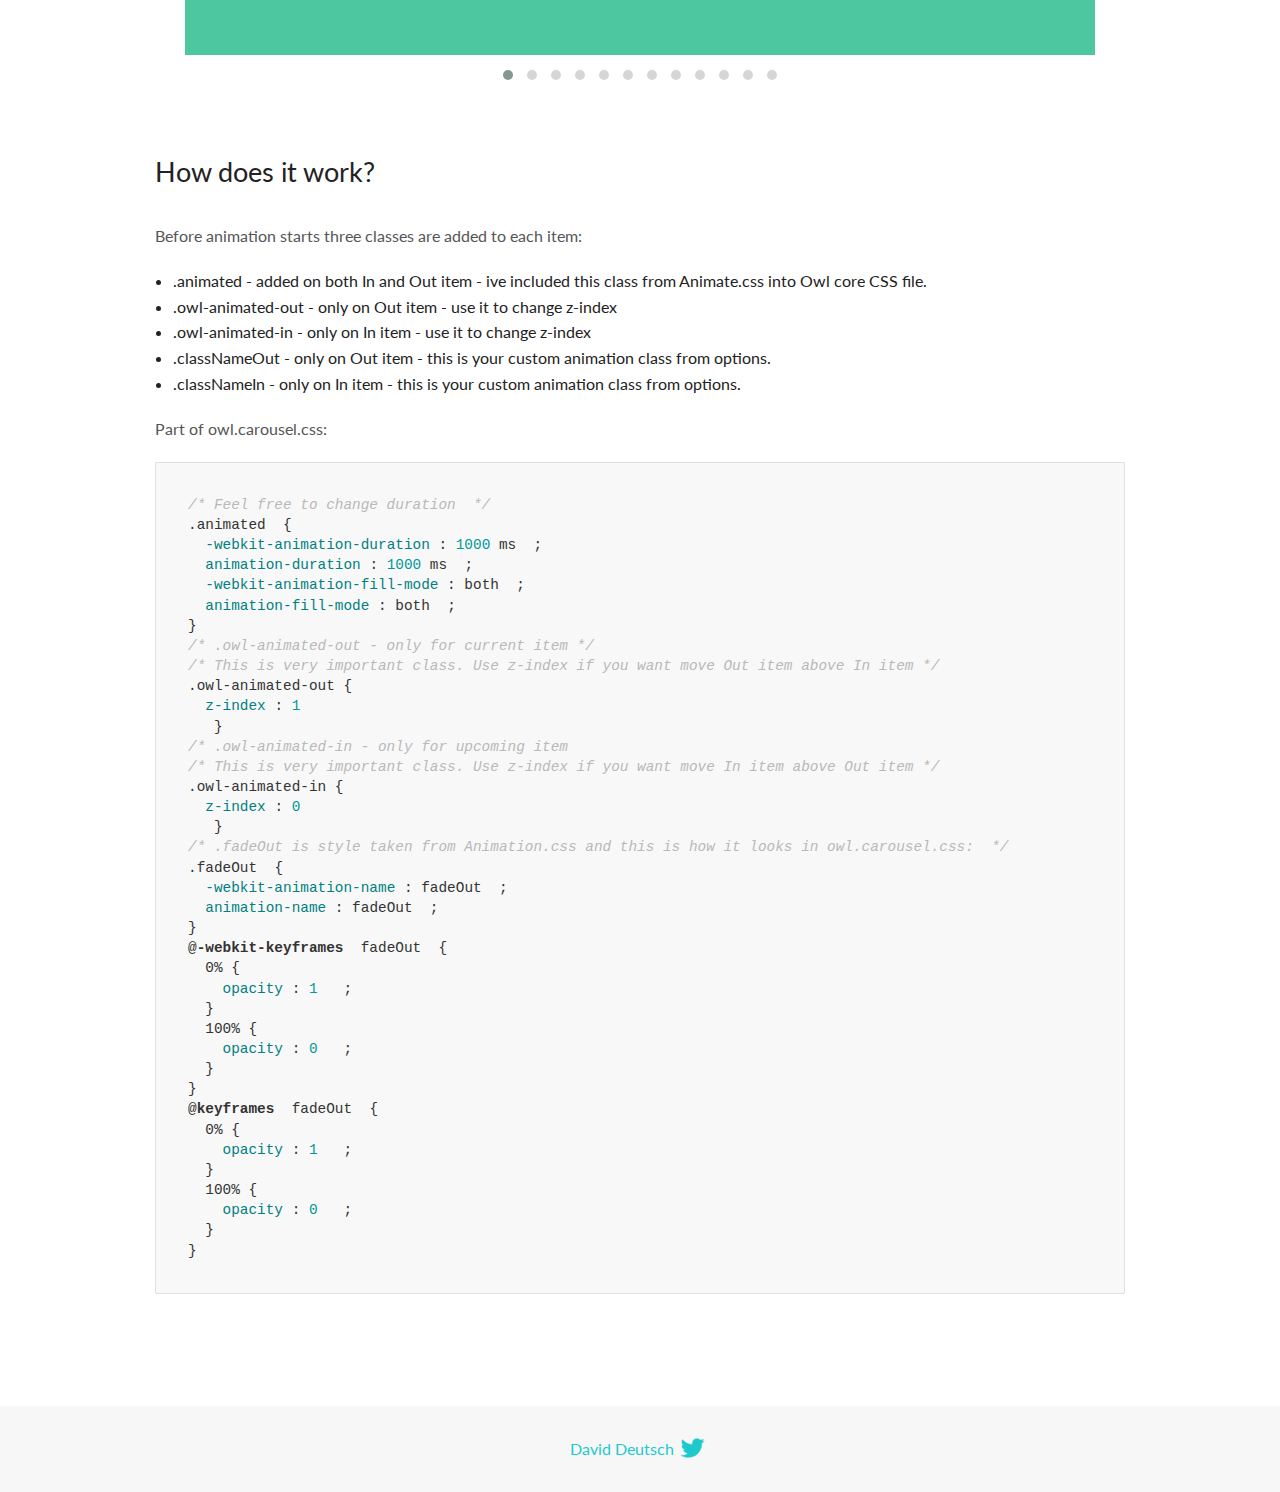
<file: vendors/jquery-owlCarousel/docs/demos/animate.html>
<!DOCTYPE html>
<html lang="en">
  <head>

    <!-- head -->
    <meta charset="utf-8">
    <meta name="msapplication-tap-highlight" content="no" />
    <meta name="viewport" content="width=device-width, initial-scale=1.0" />
    <meta name="description" content="Animate carousel">
    <meta name="author" content="David Deutsch">
    <title>
      Animate Demo | Owl Carousel | 2.3.4
    </title>

    <!-- Stylesheets -->
    <link href='https://fonts.googleapis.com/css?family=Lato:300,400,700,400italic,300italic' rel='stylesheet' type='text/css'>
    <link rel="stylesheet" href="../assets/css/docs.theme.min.css">

    <!-- Owl Stylesheets -->
    <link rel="stylesheet" href="../assets/owlcarousel/assets/owl.carousel.min.css">
    <link rel="stylesheet" href="../assets/owlcarousel/assets/owl.theme.default.min.css">

    <!-- HTML5 shim and Respond.js IE8 support of HTML5 elements and media queries -->

    <!--[if lt IE 9]>
      <script src="https://oss.maxcdn.com/libs/html5shiv/3.7.0/html5shiv.js"></script>
      <script src="https://oss.maxcdn.com/libs/respond.js/1.3.0/respond.min.js"></script>
    <![endif]-->

    <!-- Favicons -->
    <link rel="apple-touch-icon-precomposed" sizes="144x144" href="../assets/ico/apple-touch-icon-144-precomposed.png">
    <link rel="shortcut icon" href="../assets/ico/favicon.png">
    <link rel="shortcut icon" href="favicon.ico">

    <!-- Yeah i know js should not be in header. Its required for demos.-->

    <!-- javascript -->
    <script src="../assets/vendors/jquery.min.js"></script>
    <script src="../assets/owlcarousel/owl.carousel.js"></script>
  </head>
  <body>

    <!-- header -->
    <header class="header">
      <div class="row">
        <div class="large-12 columns">
          <div class="brand left">
            <h3>
              <a href="/OwlCarousel2/">owl.carousel.js</a> 
            </h3>
          </div>
          <a id="toggle-nav" class="right">
            <span></span> <span></span> <span></span> 
          </a> 
          <div class="nav-bar">
            <ul class="clearfix">
              <li> <a href="/OwlCarousel2/index.html">Home</a>  </li>
              <li class="active">
                <a href="/OwlCarousel2/demos/demos.html">Demos</a> 
              </li>
              <li> <a href="/OwlCarousel2/docs/started-welcome.html">Docs</a>  </li>
              <li>
                <a href="https://github.com/OwlCarousel2/OwlCarousel2/archive/2.3.4.zip">Download</a> 
                <span class="download"></span> 
              </li>
            </ul>
          </div>
        </div>
      </div>
    </header>

    <!-- title -->
    <section class="title">
      <div class="row">
        <div class="large-12 columns">
          <h1>Animate</h1>
        </div>
      </div>
    </section>

    <!--  Demos -->
    <section id="demos">
      <div class="row">
        <div class="large-12 columns">
          <div class="fadeOut owl-carousel owl-theme">
            <div class="item">
              <h4>1</h4>
            </div>
            <div class="item">
              <h4>2</h4>
            </div>
            <div class="item">
              <h4>3</h4>
            </div>
            <div class="item">
              <h4>4</h4>
            </div>
            <div class="item">
              <h4>5</h4>
            </div>
            <div class="item">
              <h4>6</h4>
            </div>
            <div class="item">
              <h4>7</h4>
            </div>
            <div class="item">
              <h4>8</h4>
            </div>
            <div class="item">
              <h4>9</h4>
            </div>
            <div class="item">
              <h4>10</h4>
            </div>
            <div class="item">
              <h4>11</h4>
            </div>
            <div class="item">
              <h4>12</h4>
            </div>
          </div>
          <h3 id="overview">Overview</h3>
          <p>To get fade out effect just set:</p>
          <pre><code>animateOut: &#39;fadeOut&#39;</code></pre>
          <blockquote>
            <p><code>fadeOut</code> value is the only built-in CSS animate style. However there are tons of additional CSS animations that you can use in Owl. Simply download
              <a href="https://daneden.github.io/animate.css/">animate.css</a>  library and you are ready to extend Owl with new fancy transitions.</p>
          </blockquote>
          <h3 id="important">Important</h3>
          <p>Animate functions work only with one item and only in browsers that support perspective property.</p>
          <h3 id="how-to-use-additional-animation-from-animate-css-library">How to use additional animation from <code>animate.css</code> library</h3>
          <ol>
            <li> <a href="https://daneden.github.io/animate.css/">Download animate.css</a>  </li>
            <li>Include animate.css into header.</li>
            <li>Set <code>animateOut</code> and <code>animateIn</code> options with the style names you picked.</li>
          </ol>
          <pre><code>$(&#39;.custom1&#39;).owlCarousel({
    animateOut: &#39;slideOutDown&#39;,
    animateIn: &#39;flipInX&#39;,
    items:1,
    margin:30,
    stagePadding:30,
    smartSpeed:450
});</code></pre>
          <p>Example with slideOutDown and flipInX</p>
          <div class="custom1 owl-carousel owl-theme">
            <div class="item">
              <h4>1</h4>
            </div>
            <div class="item">
              <h4>2</h4>
            </div>
            <div class="item">
              <h4>3</h4>
            </div>
            <div class="item">
              <h4>4</h4>
            </div>
            <div class="item">
              <h4>5</h4>
            </div>
            <div class="item">
              <h4>6</h4>
            </div>
            <div class="item">
              <h4>7</h4>
            </div>
            <div class="item">
              <h4>8</h4>
            </div>
            <div class="item">
              <h4>9</h4>
            </div>
            <div class="item">
              <h4>10</h4>
            </div>
            <div class="item">
              <h4>11</h4>
            </div>
            <div class="item">
              <h4>12</h4>
            </div>
          </div>
          <h3 id="how-does-it-work-">How does it work?</h3>
          <p>Before animation starts three classes are added to each item:</p>
          <ul>
            <li>.animated - added on both In and Out item - ive included this class from Animate.css into Owl core CSS file.</li>
            <li>.owl-animated-out - only on Out item - use it to change z-index</li>
            <li>.owl-animated-in - only on In item - use it to change z-index</li>
            <li>.classNameOut - only on Out item - this is your custom animation class from options.</li>
            <li>.classNameIn - only on In item - this is your custom animation class from options.</li>
          </ul>
          <p>Part of owl.carousel.css:</p>
          <pre><code class="language-css"><span class="comment">/* Feel free to change duration  */</span> 
<span class="class">.animated</span>  <span class="rules">{
  <span class="rule"><span class="attribute">-webkit-animation-duration</span> :<span class="value"> <span class="number">1000</span> ms</span> </span> ;
  <span class="rule"><span class="attribute">animation-duration</span> :<span class="value"> <span class="number">1000</span> ms</span> </span> ;
  <span class="rule"><span class="attribute">-webkit-animation-fill-mode</span> :<span class="value"> both</span> </span> ;
  <span class="rule"><span class="attribute">animation-fill-mode</span> :<span class="value"> both</span> </span> ;
<span class="rule">}</span> </span> 
<span class="comment">/* .owl-animated-out - only for current item */</span> 
<span class="comment">/* This is very important class. Use z-index if you want move Out item above In item */</span> 
<span class="class">.owl-animated-out</span> <span class="rules">{
  <span class="rule"><span class="attribute">z-index</span> :<span class="value"> <span class="number">1</span> 
</span> </span> </span> }
<span class="comment">/* .owl-animated-in - only for upcoming item
/* This is very important class. Use z-index if you want move In item above Out item */</span> 
<span class="class">.owl-animated-in</span> <span class="rules">{
  <span class="rule"><span class="attribute">z-index</span> :<span class="value"> <span class="number">0</span> 
</span> </span> </span> }
<span class="comment">/* .fadeOut is style taken from Animation.css and this is how it looks in owl.carousel.css:  */</span> 
<span class="class">.fadeOut</span>  <span class="rules">{
  <span class="rule"><span class="attribute">-webkit-animation-name</span> :<span class="value"> fadeOut</span> </span> ;
  <span class="rule"><span class="attribute">animation-name</span> :<span class="value"> fadeOut</span> </span> ;
<span class="rule">}</span> </span> 
<span class="at_rule">@<span class="keyword">-webkit-keyframes</span>  fadeOut </span> {
  0% <span class="rules">{
    <span class="rule"><span class="attribute">opacity</span> :<span class="value"> <span class="number">1</span> </span> </span> ;
  <span class="rule">}</span> </span> 
  100% <span class="rules">{
    <span class="rule"><span class="attribute">opacity</span> :<span class="value"> <span class="number">0</span> </span> </span> ;
  <span class="rule">}</span> </span> 
}
<span class="at_rule">@<span class="keyword">keyframes</span>  fadeOut </span> {
  0% <span class="rules">{
    <span class="rule"><span class="attribute">opacity</span> :<span class="value"> <span class="number">1</span> </span> </span> ;
  <span class="rule">}</span> </span> 
  100% <span class="rules">{
    <span class="rule"><span class="attribute">opacity</span> :<span class="value"> <span class="number">0</span> </span> </span> ;
  <span class="rule">}</span> </span> 
}</code></pre>
          <link rel="stylesheet" href="../assets/css/animate.css">
          <script>
            jQuery(document).ready(function($) {
              $('.fadeOut').owlCarousel({
                items: 1,
                animateOut: 'fadeOut',
                loop: true,
                margin: 10,
              });
              $('.custom1').owlCarousel({
                animateOut: 'slideOutDown',
                animateIn: 'flipInX',
                items: 1,
                margin: 30,
                stagePadding: 30,
                smartSpeed: 450
              });
            });
          </script>
        </div>
      </div>
    </section>

    <!-- footer -->
    <footer class="footer">
      <div class="row">
        <div class="large-12 columns">
          <h5>
            <a href="/OwlCarousel2/docs/support-contact.html">David Deutsch</a> 
            <a id="custom-tweet-button" href="https://twitter.com/share?url=https://github.com/OwlCarousel2/OwlCarousel2&text=Owl Carousel - This is so awesome! " target="_blank"></a> 
          </h5>
        </div>
      </div>
    </footer>

    <!-- vendors -->
    <script src="../assets/vendors/highlight.js"></script>
    <script src="../assets/js/app.js"></script>
  </body>
</html>
</file>
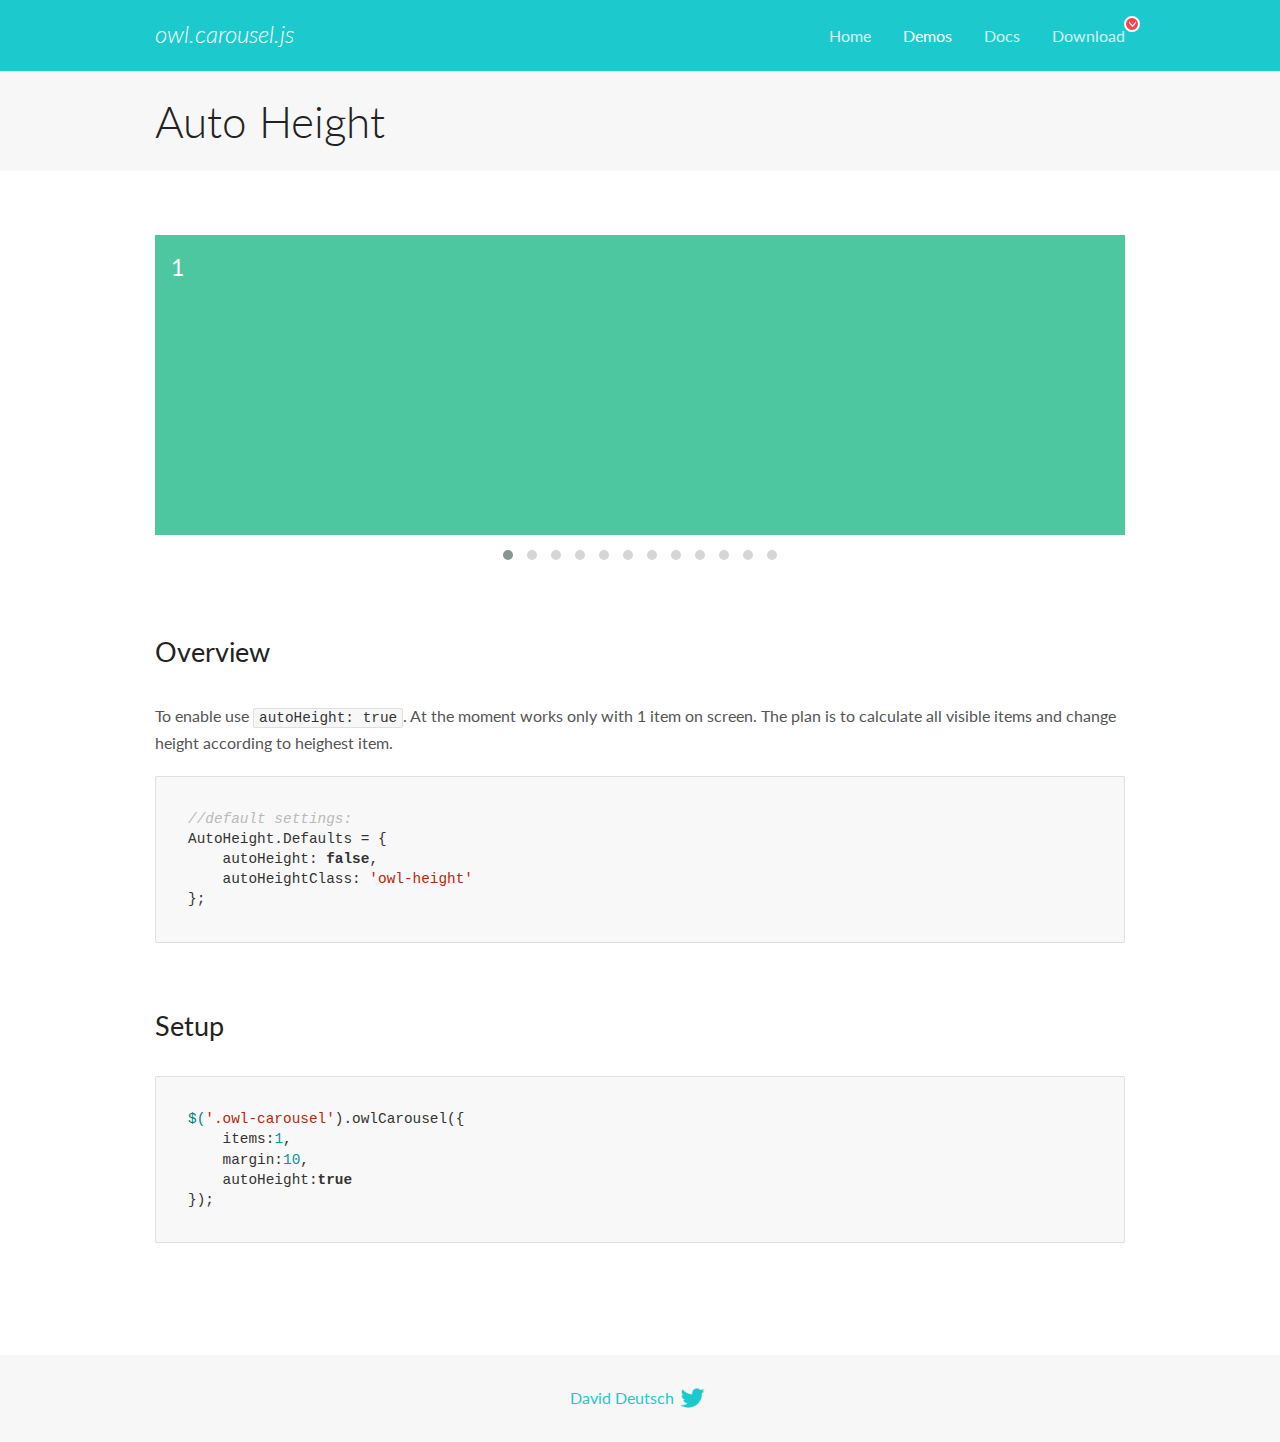
<file: vendors/jquery-owlCarousel/docs/demos/autoheight.html>
<!DOCTYPE html>
<html lang="en">
  <head>

    <!-- head -->
    <meta charset="utf-8">
    <meta name="msapplication-tap-highlight" content="no" />
    <meta name="viewport" content="width=device-width, initial-scale=1.0" />
    <meta name="description" content="autoHeight usage demo">
    <meta name="author" content="David Deutsch">
    <title>
      Auto Height Demo | Owl Carousel | 2.3.4
    </title>

    <!-- Stylesheets -->
    <link href='https://fonts.googleapis.com/css?family=Lato:300,400,700,400italic,300italic' rel='stylesheet' type='text/css'>
    <link rel="stylesheet" href="../assets/css/docs.theme.min.css">

    <!-- Owl Stylesheets -->
    <link rel="stylesheet" href="../assets/owlcarousel/assets/owl.carousel.min.css">
    <link rel="stylesheet" href="../assets/owlcarousel/assets/owl.theme.default.min.css">

    <!-- HTML5 shim and Respond.js IE8 support of HTML5 elements and media queries -->

    <!--[if lt IE 9]>
      <script src="https://oss.maxcdn.com/libs/html5shiv/3.7.0/html5shiv.js"></script>
      <script src="https://oss.maxcdn.com/libs/respond.js/1.3.0/respond.min.js"></script>
    <![endif]-->

    <!-- Favicons -->
    <link rel="apple-touch-icon-precomposed" sizes="144x144" href="../assets/ico/apple-touch-icon-144-precomposed.png">
    <link rel="shortcut icon" href="../assets/ico/favicon.png">
    <link rel="shortcut icon" href="favicon.ico">

    <!-- Yeah i know js should not be in header. Its required for demos.-->

    <!-- javascript -->
    <script src="../assets/vendors/jquery.min.js"></script>
    <script src="../assets/owlcarousel/owl.carousel.js"></script>
  </head>
  <body>

    <!-- header -->
    <header class="header">
      <div class="row">
        <div class="large-12 columns">
          <div class="brand left">
            <h3>
              <a href="/OwlCarousel2/">owl.carousel.js</a> 
            </h3>
          </div>
          <a id="toggle-nav" class="right">
            <span></span> <span></span> <span></span> 
          </a> 
          <div class="nav-bar">
            <ul class="clearfix">
              <li> <a href="/OwlCarousel2/index.html">Home</a>  </li>
              <li class="active">
                <a href="/OwlCarousel2/demos/demos.html">Demos</a> 
              </li>
              <li> <a href="/OwlCarousel2/docs/started-welcome.html">Docs</a>  </li>
              <li>
                <a href="https://github.com/OwlCarousel2/OwlCarousel2/archive/2.3.4.zip">Download</a> 
                <span class="download"></span> 
              </li>
            </ul>
          </div>
        </div>
      </div>
    </header>

    <!-- title -->
    <section class="title">
      <div class="row">
        <div class="large-12 columns">
          <h1>Auto Height</h1>
        </div>
      </div>
    </section>

    <!--  Demos -->
    <section id="demos">
      <div class="row">
        <div class="large-12 columns">
          <div class="owl-carousel owl-theme">
            <div class="item" style="height:300px">
              <h4>1</h4>
            </div>
            <div class="item" style="height:100px">
              <h4>2</h4>
            </div>
            <div class="item" style="height:500px">
              <h4>3</h4>
            </div>
            <div class="item" style="height:250px">
              <h4>4</h4>
            </div>
            <div class="item" style="height:400px">
              <h4>5</h4>
            </div>
            <div class="item" style="height:500px">
              <h4>6</h4>
            </div>
            <div class="item" style="height:600px">
              <h4>7</h4>
            </div>
            <div class="item" style="height:400px">
              <h4>8</h4>
            </div>
            <div class="item" style="height:300px">
              <h4>9</h4>
            </div>
            <div class="item" style="height:350px">
              <h4>10</h4>
            </div>
            <div class="item" style="height:200px">
              <h4>11</h4>
            </div>
            <div class="item" style="height:150px">
              <h4>12</h4>
            </div>
          </div>
          <h3 id="overview">Overview</h3>
          <p>To enable use <code>autoHeight: true</code>. At the moment works only with 1 item on screen. The plan is to calculate all visible items and change height according to heighest item.</p>
          <pre><code>//default settings:
AutoHeight.Defaults = {
    autoHeight: false,
    autoHeightClass: &#39;owl-height&#39;
};</code></pre>
          <h3 id="setup">Setup</h3>
          <pre><code>$(&#39;.owl-carousel&#39;).owlCarousel({
    items:1,
    margin:10,
    autoHeight:true
});</code></pre>
          <script>
            $(document).ready(function() {
              $('.owl-carousel').owlCarousel({
                items: 1,
                margin: 10,
                autoHeight: true
              });
            })
          </script>
        </div>
      </div>
    </section>

    <!-- footer -->
    <footer class="footer">
      <div class="row">
        <div class="large-12 columns">
          <h5>
            <a href="/OwlCarousel2/docs/support-contact.html">David Deutsch</a> 
            <a id="custom-tweet-button" href="https://twitter.com/share?url=https://github.com/OwlCarousel2/OwlCarousel2&text=Owl Carousel - This is so awesome! " target="_blank"></a> 
          </h5>
        </div>
      </div>
    </footer>

    <!-- vendors -->
    <script src="../assets/vendors/highlight.js"></script>
    <script src="../assets/js/app.js"></script>
  </body>
</html>
</file>
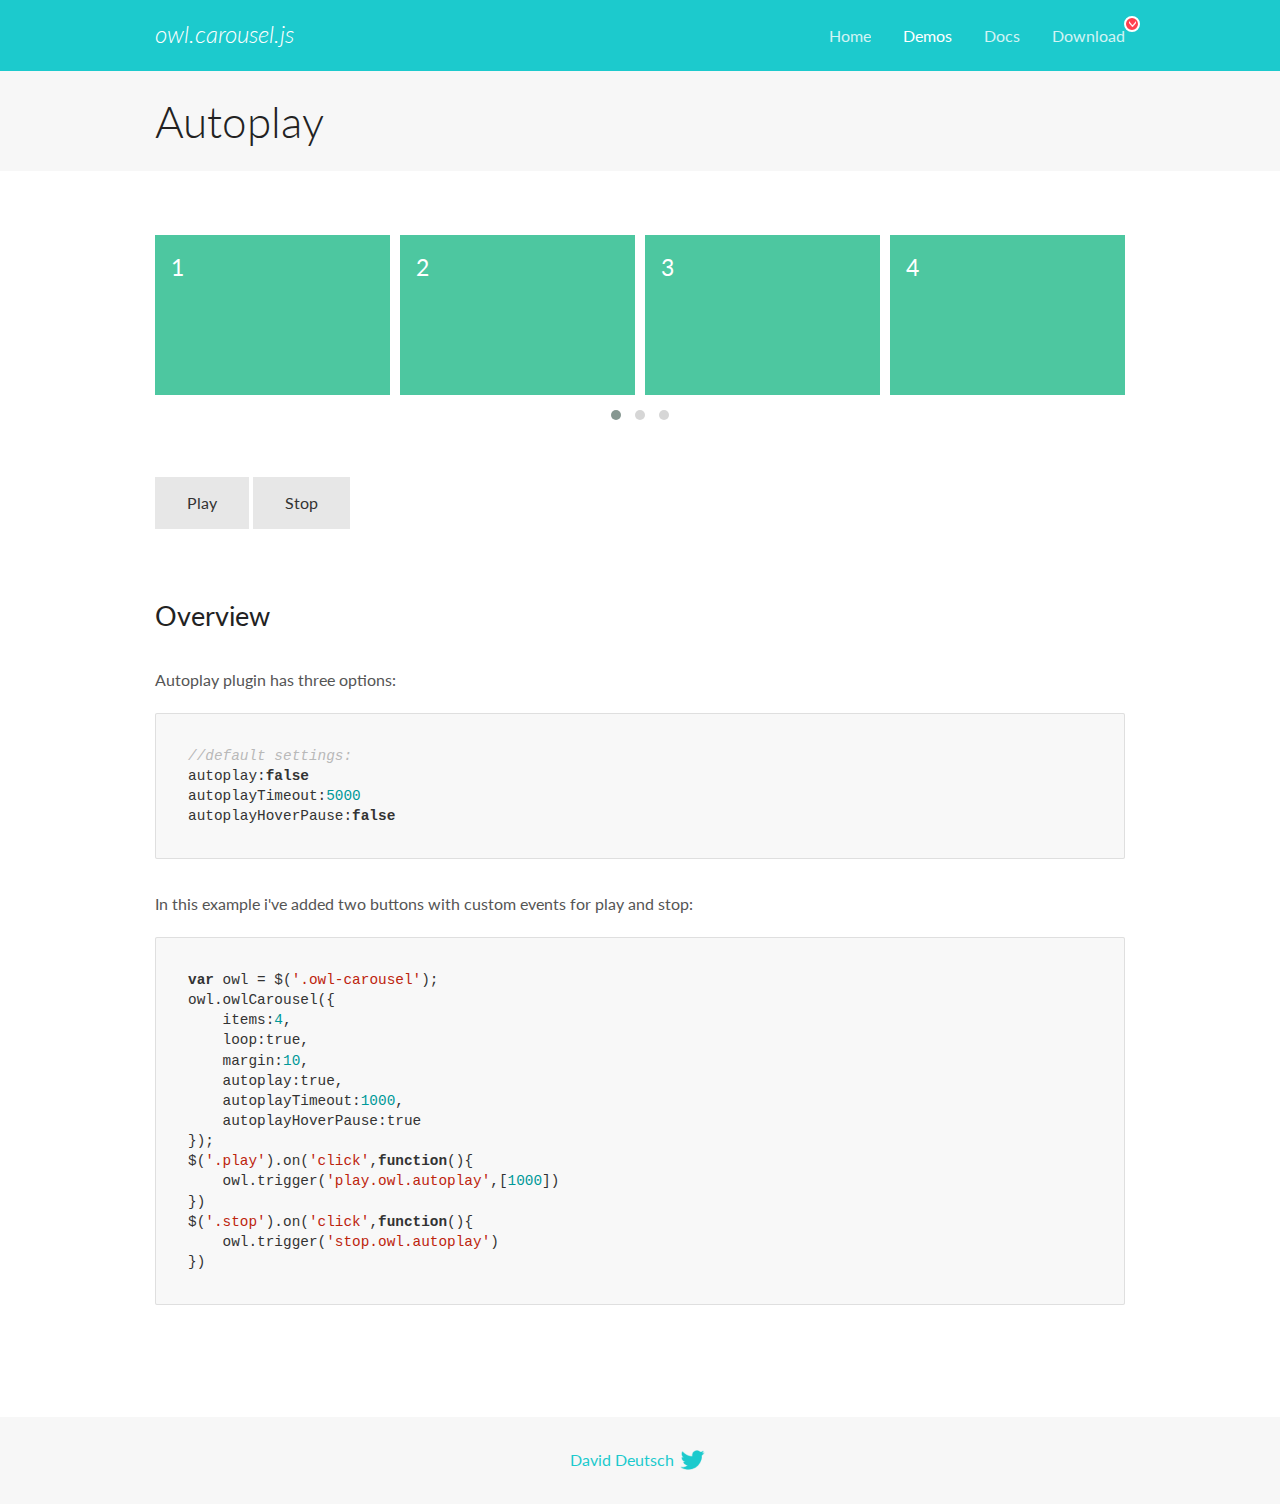
<file: vendors/jquery-owlCarousel/docs/demos/autoplay.html>
<!DOCTYPE html>
<html lang="en">
  <head>

    <!-- head -->
    <meta charset="utf-8">
    <meta name="msapplication-tap-highlight" content="no" />
    <meta name="viewport" content="width=device-width, initial-scale=1.0" />
    <meta name="description" content="Autoplay usage demo">
    <meta name="author" content="David Deutsch">
    <title>
      Autoplay Demo | Owl Carousel | 2.3.4
    </title>

    <!-- Stylesheets -->
    <link href='https://fonts.googleapis.com/css?family=Lato:300,400,700,400italic,300italic' rel='stylesheet' type='text/css'>
    <link rel="stylesheet" href="../assets/css/docs.theme.min.css">

    <!-- Owl Stylesheets -->
    <link rel="stylesheet" href="../assets/owlcarousel/assets/owl.carousel.min.css">
    <link rel="stylesheet" href="../assets/owlcarousel/assets/owl.theme.default.min.css">

    <!-- HTML5 shim and Respond.js IE8 support of HTML5 elements and media queries -->

    <!--[if lt IE 9]>
      <script src="https://oss.maxcdn.com/libs/html5shiv/3.7.0/html5shiv.js"></script>
      <script src="https://oss.maxcdn.com/libs/respond.js/1.3.0/respond.min.js"></script>
    <![endif]-->

    <!-- Favicons -->
    <link rel="apple-touch-icon-precomposed" sizes="144x144" href="../assets/ico/apple-touch-icon-144-precomposed.png">
    <link rel="shortcut icon" href="../assets/ico/favicon.png">
    <link rel="shortcut icon" href="favicon.ico">

    <!-- Yeah i know js should not be in header. Its required for demos.-->

    <!-- javascript -->
    <script src="../assets/vendors/jquery.min.js"></script>
    <script src="../assets/owlcarousel/owl.carousel.js"></script>
  </head>
  <body>

    <!-- header -->
    <header class="header">
      <div class="row">
        <div class="large-12 columns">
          <div class="brand left">
            <h3>
              <a href="/OwlCarousel2/">owl.carousel.js</a> 
            </h3>
          </div>
          <a id="toggle-nav" class="right">
            <span></span> <span></span> <span></span> 
          </a> 
          <div class="nav-bar">
            <ul class="clearfix">
              <li> <a href="/OwlCarousel2/index.html">Home</a>  </li>
              <li class="active">
                <a href="/OwlCarousel2/demos/demos.html">Demos</a> 
              </li>
              <li> <a href="/OwlCarousel2/docs/started-welcome.html">Docs</a>  </li>
              <li>
                <a href="https://github.com/OwlCarousel2/OwlCarousel2/archive/2.3.4.zip">Download</a> 
                <span class="download"></span> 
              </li>
            </ul>
          </div>
        </div>
      </div>
    </header>

    <!-- title -->
    <section class="title">
      <div class="row">
        <div class="large-12 columns">
          <h1>Autoplay</h1>
        </div>
      </div>
    </section>

    <!--  Demos -->
    <section id="demos">
      <div class="row">
        <div class="large-12 columns">
          <div class="owl-carousel owl-theme">
            <div class="item">
              <h4>1</h4>
            </div>
            <div class="item">
              <h4>2</h4>
            </div>
            <div class="item">
              <h4>3</h4>
            </div>
            <div class="item">
              <h4>4</h4>
            </div>
            <div class="item">
              <h4>5</h4>
            </div>
            <div class="item">
              <h4>6</h4>
            </div>
            <div class="item">
              <h4>7</h4>
            </div>
            <div class="item">
              <h4>8</h4>
            </div>
            <div class="item">
              <h4>9</h4>
            </div>
            <div class="item">
              <h4>10</h4>
            </div>
            <div class="item">
              <h4>11</h4>
            </div>
            <div class="item">
              <h4>12</h4>
            </div>
          </div>
          <a class="button secondary play">Play</a> 
          <a class="button secondary stop">Stop</a> 
          <h3 id="overview">Overview</h3>
          <p>Autoplay plugin has three options:</p>
          <pre><code>//default settings:
autoplay:false
autoplayTimeout:5000
autoplayHoverPause:false</code></pre>
          <p>In this example i&#39;ve added two buttons with custom events for play and stop:</p>
          <pre><code>var owl = $(&#39;.owl-carousel&#39;);
owl.owlCarousel({
    items:4,
    loop:true,
    margin:10,
    autoplay:true,
    autoplayTimeout:1000,
    autoplayHoverPause:true
});
$(&#39;.play&#39;).on(&#39;click&#39;,function(){
    owl.trigger(&#39;play.owl.autoplay&#39;,[1000])
})
$(&#39;.stop&#39;).on(&#39;click&#39;,function(){
    owl.trigger(&#39;stop.owl.autoplay&#39;)
})</code></pre>
          <script>
            $(document).ready(function() {
              var owl = $('.owl-carousel');
              owl.owlCarousel({
                items: 4,
                loop: true,
                margin: 10,
                autoplay: true,
                autoplayTimeout: 1000,
                autoplayHoverPause: true
              });
              $('.play').on('click', function() {
                owl.trigger('play.owl.autoplay', [1000])
              })
              $('.stop').on('click', function() {
                owl.trigger('stop.owl.autoplay')
              })
            })
          </script>
        </div>
      </div>
    </section>

    <!-- footer -->
    <footer class="footer">
      <div class="row">
        <div class="large-12 columns">
          <h5>
            <a href="/OwlCarousel2/docs/support-contact.html">David Deutsch</a> 
            <a id="custom-tweet-button" href="https://twitter.com/share?url=https://github.com/OwlCarousel2/OwlCarousel2&text=Owl Carousel - This is so awesome! " target="_blank"></a> 
          </h5>
        </div>
      </div>
    </footer>

    <!-- vendors -->
    <script src="../assets/vendors/highlight.js"></script>
    <script src="../assets/js/app.js"></script>
  </body>
</html>
</file>
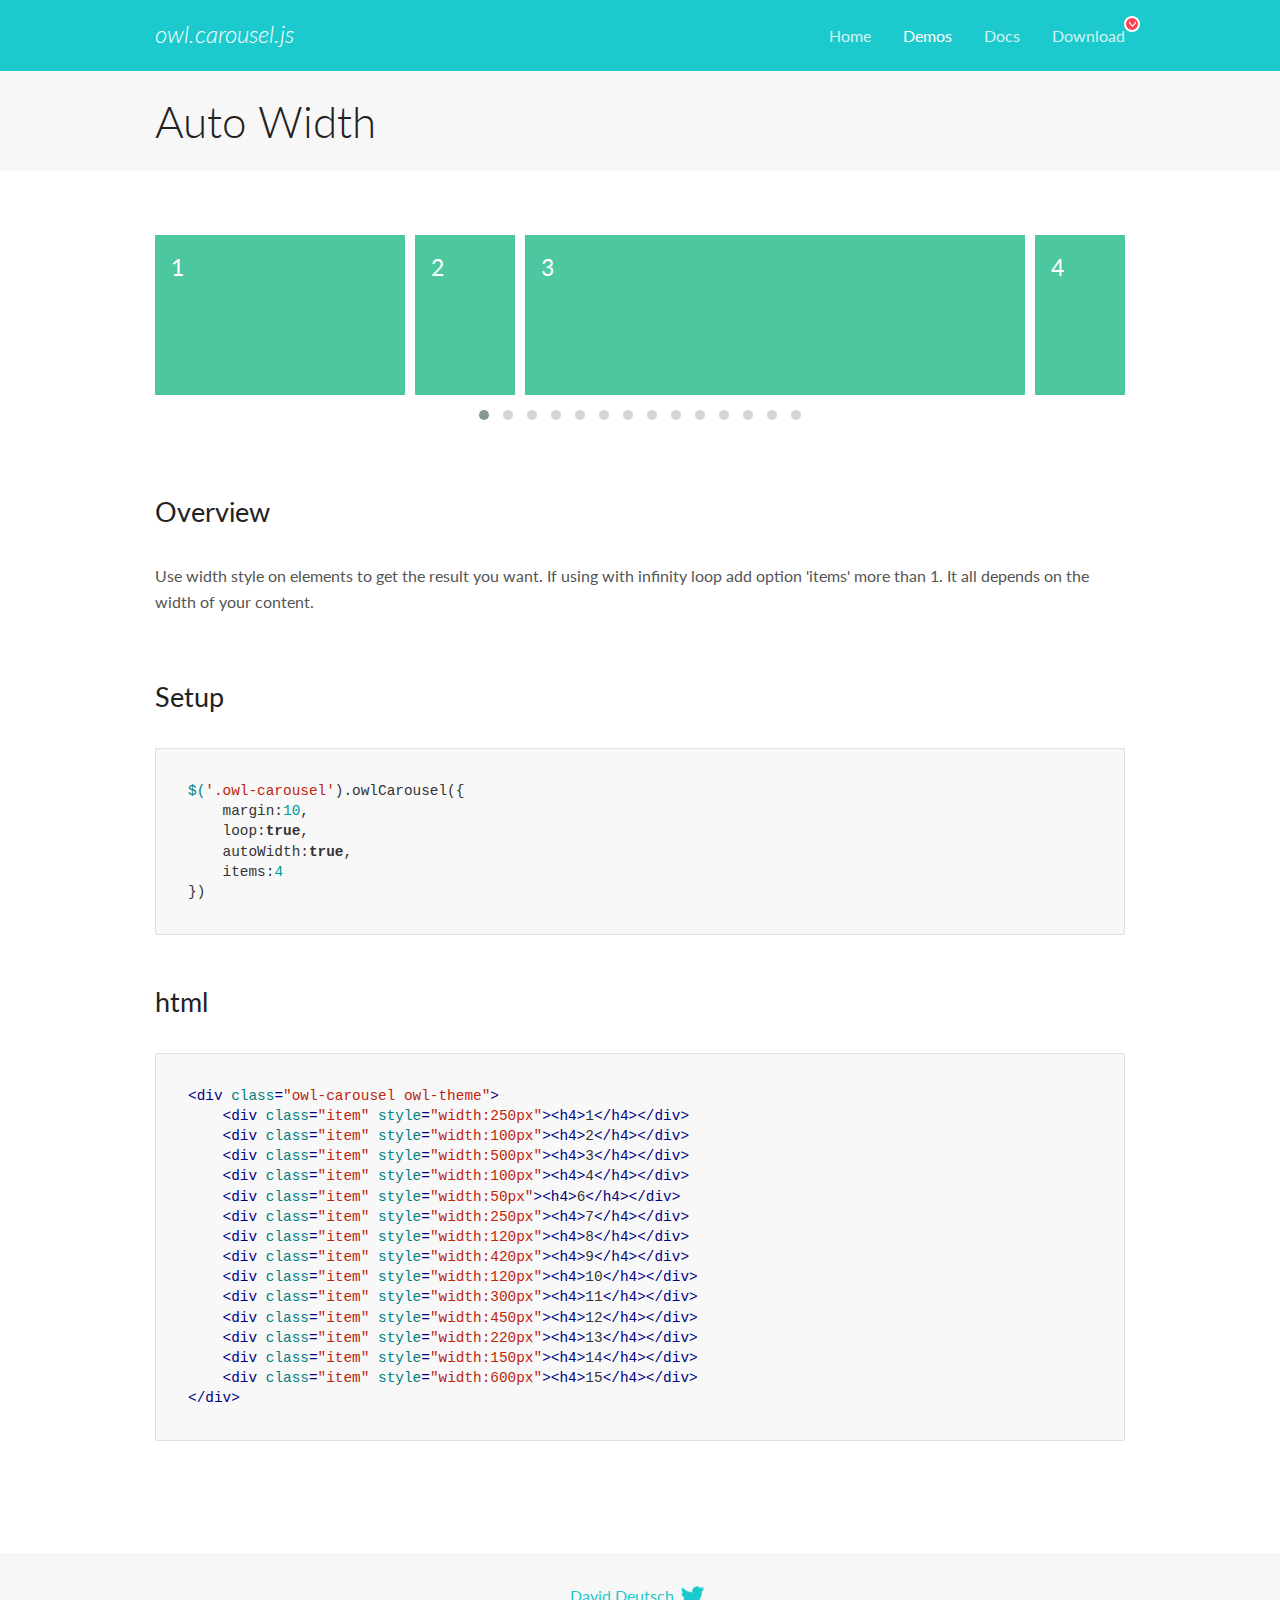
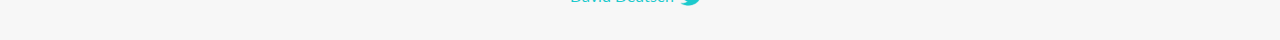
<file: vendors/jquery-owlCarousel/docs/demos/autowidth.html>
<!DOCTYPE html>
<html lang="en">
  <head>

    <!-- head -->
    <meta charset="utf-8">
    <meta name="msapplication-tap-highlight" content="no" />
    <meta name="viewport" content="width=device-width, initial-scale=1.0" />
    <meta name="description" content="Auto Width">
    <meta name="author" content="David Deutsch">
    <title>
      Auto Width Demo | Owl Carousel | 2.3.4
    </title>

    <!-- Stylesheets -->
    <link href='https://fonts.googleapis.com/css?family=Lato:300,400,700,400italic,300italic' rel='stylesheet' type='text/css'>
    <link rel="stylesheet" href="../assets/css/docs.theme.min.css">

    <!-- Owl Stylesheets -->
    <link rel="stylesheet" href="../assets/owlcarousel/assets/owl.carousel.min.css">
    <link rel="stylesheet" href="../assets/owlcarousel/assets/owl.theme.default.min.css">

    <!-- HTML5 shim and Respond.js IE8 support of HTML5 elements and media queries -->

    <!--[if lt IE 9]>
      <script src="https://oss.maxcdn.com/libs/html5shiv/3.7.0/html5shiv.js"></script>
      <script src="https://oss.maxcdn.com/libs/respond.js/1.3.0/respond.min.js"></script>
    <![endif]-->

    <!-- Favicons -->
    <link rel="apple-touch-icon-precomposed" sizes="144x144" href="../assets/ico/apple-touch-icon-144-precomposed.png">
    <link rel="shortcut icon" href="../assets/ico/favicon.png">
    <link rel="shortcut icon" href="favicon.ico">

    <!-- Yeah i know js should not be in header. Its required for demos.-->

    <!-- javascript -->
    <script src="../assets/vendors/jquery.min.js"></script>
    <script src="../assets/owlcarousel/owl.carousel.js"></script>
  </head>
  <body>

    <!-- header -->
    <header class="header">
      <div class="row">
        <div class="large-12 columns">
          <div class="brand left">
            <h3>
              <a href="/OwlCarousel2/">owl.carousel.js</a> 
            </h3>
          </div>
          <a id="toggle-nav" class="right">
            <span></span> <span></span> <span></span> 
          </a> 
          <div class="nav-bar">
            <ul class="clearfix">
              <li> <a href="/OwlCarousel2/index.html">Home</a>  </li>
              <li class="active">
                <a href="/OwlCarousel2/demos/demos.html">Demos</a> 
              </li>
              <li> <a href="/OwlCarousel2/docs/started-welcome.html">Docs</a>  </li>
              <li>
                <a href="https://github.com/OwlCarousel2/OwlCarousel2/archive/2.3.4.zip">Download</a> 
                <span class="download"></span> 
              </li>
            </ul>
          </div>
        </div>
      </div>
    </header>

    <!-- title -->
    <section class="title">
      <div class="row">
        <div class="large-12 columns">
          <h1>Auto Width</h1>
        </div>
      </div>
    </section>

    <!--  Demos -->
    <section id="demos">
      <div class="row">
        <div class="large-12 columns">
          <div class="owl-carousel owl-theme">
            <div class="item" style="width:250px">
              <h4>1</h4>
            </div>
            <div class="item" style="width:100px">
              <h4>2</h4>
            </div>
            <div class="item" style="width:500px">
              <h4>3</h4>
            </div>
            <div class="item" style="width:100px">
              <h4>4</h4>
            </div>
            <div class="item" style="width:50px">
              <h4>6</h4>
            </div>
            <div class="item" style="width:250px">
              <h4>7</h4>
            </div>
            <div class="item" style="width:120px">
              <h4>8</h4>
            </div>
            <div class="item" style="width:420px">
              <h4>9</h4>
            </div>
            <div class="item" style="width:120px">
              <h4>10</h4>
            </div>
            <div class="item" style="width:300px">
              <h4>11</h4>
            </div>
            <div class="item" style="width:450px">
              <h4>12</h4>
            </div>
            <div class="item" style="width:220px">
              <h4>13</h4>
            </div>
            <div class="item" style="width:150px">
              <h4>14</h4>
            </div>
            <div class="item" style="width:600px">
              <h4>15</h4>
            </div>
          </div>
          <h3 id="overview">Overview</h3>
          <p>Use width style on elements to get the result you want. If using with infinity loop add option &#39;items&#39; more than 1. It all depends on the width of your content.</p>
          <h3 id="setup">Setup</h3>
          <pre><code>$(&#39;.owl-carousel&#39;).owlCarousel({
    margin:10,
    loop:true,
    autoWidth:true,
    items:4
})</code></pre>
          <h3 id="html">html</h3>
          <pre><code>&lt;div class=&quot;owl-carousel owl-theme&quot;&gt;
    &lt;div class=&quot;item&quot; style=&quot;width:250px&quot;&gt;&lt;h4&gt;1&lt;/h4&gt;&lt;/div&gt;
    &lt;div class=&quot;item&quot; style=&quot;width:100px&quot;&gt;&lt;h4&gt;2&lt;/h4&gt;&lt;/div&gt;
    &lt;div class=&quot;item&quot; style=&quot;width:500px&quot;&gt;&lt;h4&gt;3&lt;/h4&gt;&lt;/div&gt;
    &lt;div class=&quot;item&quot; style=&quot;width:100px&quot;&gt;&lt;h4&gt;4&lt;/h4&gt;&lt;/div&gt;
    &lt;div class=&quot;item&quot; style=&quot;width:50px&quot;&gt;&lt;h4&gt;6&lt;/h4&gt;&lt;/div&gt;
    &lt;div class=&quot;item&quot; style=&quot;width:250px&quot;&gt;&lt;h4&gt;7&lt;/h4&gt;&lt;/div&gt;
    &lt;div class=&quot;item&quot; style=&quot;width:120px&quot;&gt;&lt;h4&gt;8&lt;/h4&gt;&lt;/div&gt;
    &lt;div class=&quot;item&quot; style=&quot;width:420px&quot;&gt;&lt;h4&gt;9&lt;/h4&gt;&lt;/div&gt;
    &lt;div class=&quot;item&quot; style=&quot;width:120px&quot;&gt;&lt;h4&gt;10&lt;/h4&gt;&lt;/div&gt;
    &lt;div class=&quot;item&quot; style=&quot;width:300px&quot;&gt;&lt;h4&gt;11&lt;/h4&gt;&lt;/div&gt;
    &lt;div class=&quot;item&quot; style=&quot;width:450px&quot;&gt;&lt;h4&gt;12&lt;/h4&gt;&lt;/div&gt;
    &lt;div class=&quot;item&quot; style=&quot;width:220px&quot;&gt;&lt;h4&gt;13&lt;/h4&gt;&lt;/div&gt;
    &lt;div class=&quot;item&quot; style=&quot;width:150px&quot;&gt;&lt;h4&gt;14&lt;/h4&gt;&lt;/div&gt;
    &lt;div class=&quot;item&quot; style=&quot;width:600px&quot;&gt;&lt;h4&gt;15&lt;/h4&gt;&lt;/div&gt;
&lt;/div&gt;</code></pre>
          <script>
            $(document).ready(function() {
              $('.owl-carousel').owlCarousel({
                margin: 10,
                loop: true,
                autoWidth: true,
                items: 4
              })
            })
          </script>
        </div>
      </div>
    </section>

    <!-- footer -->
    <footer class="footer">
      <div class="row">
        <div class="large-12 columns">
          <h5>
            <a href="/OwlCarousel2/docs/support-contact.html">David Deutsch</a> 
            <a id="custom-tweet-button" href="https://twitter.com/share?url=https://github.com/OwlCarousel2/OwlCarousel2&text=Owl Carousel - This is so awesome! " target="_blank"></a> 
          </h5>
        </div>
      </div>
    </footer>

    <!-- vendors -->
    <script src="../assets/vendors/highlight.js"></script>
    <script src="../assets/js/app.js"></script>
  </body>
</html>
</file>
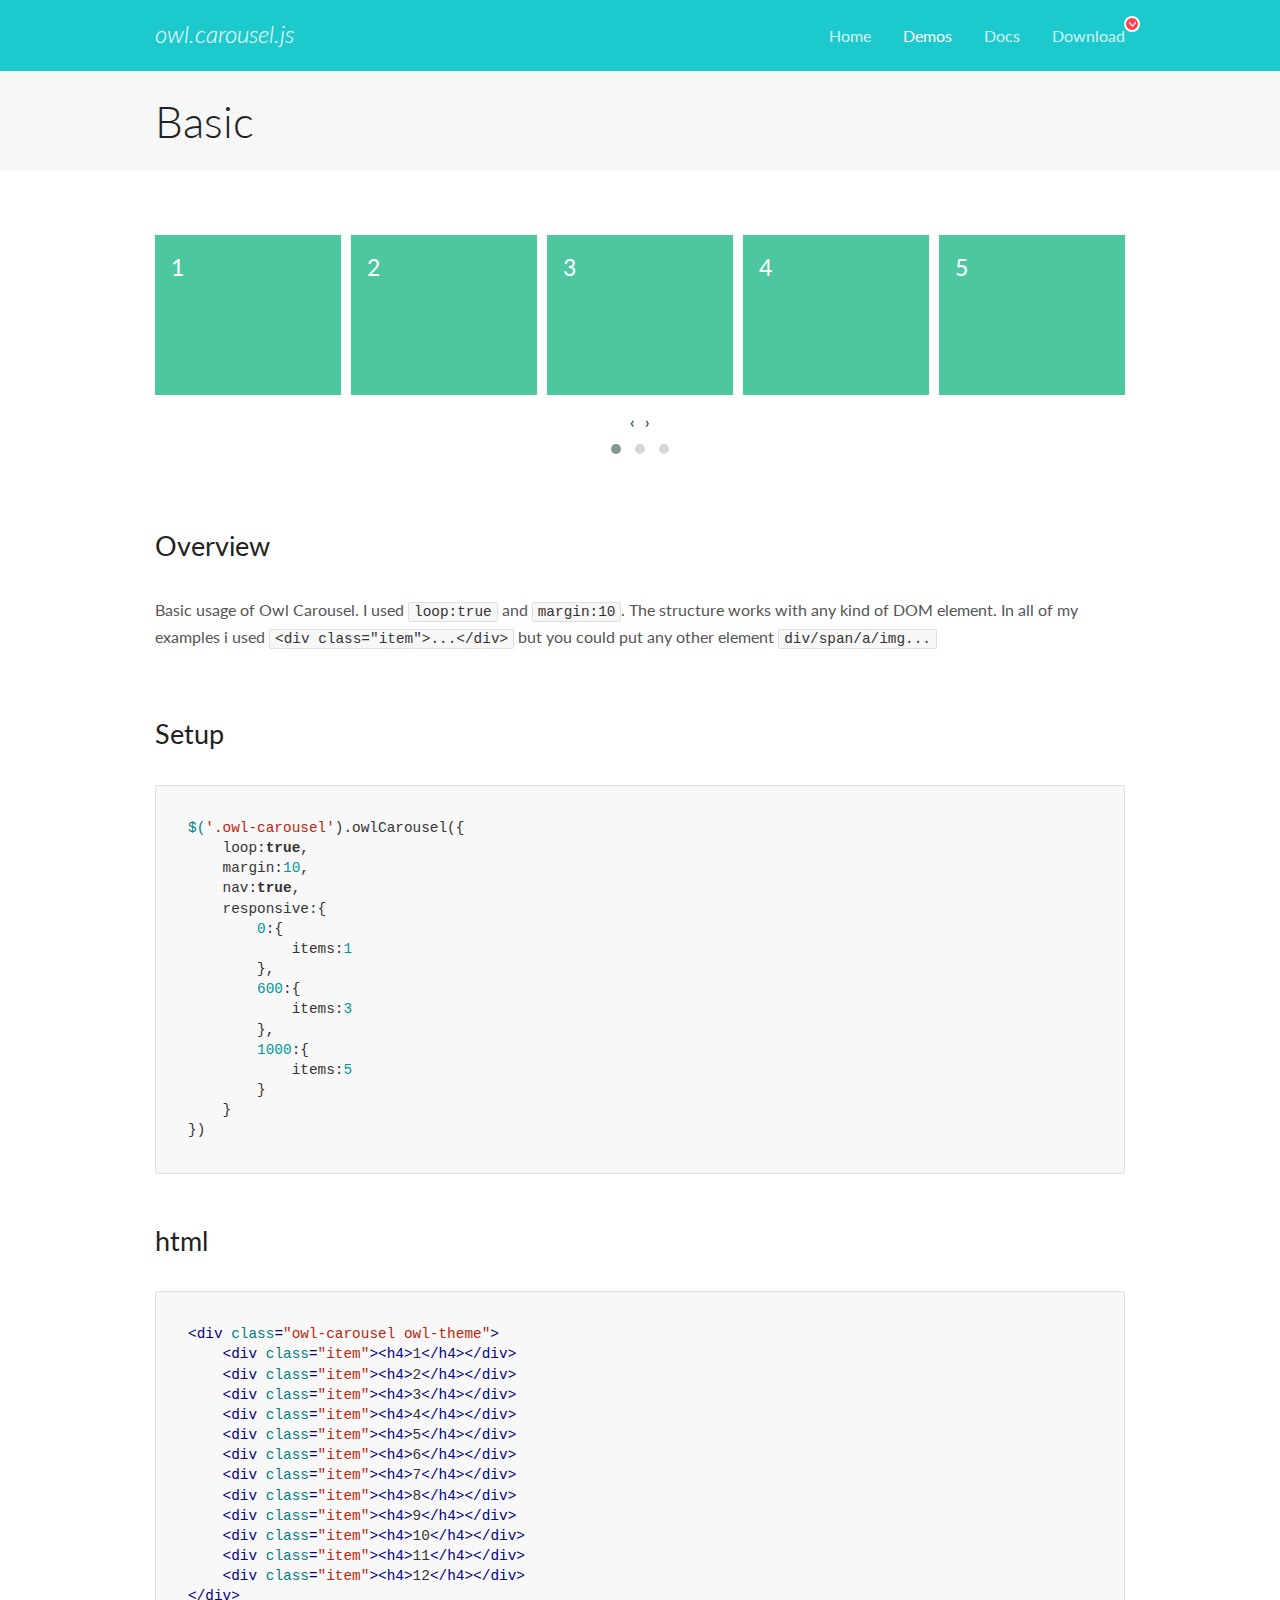
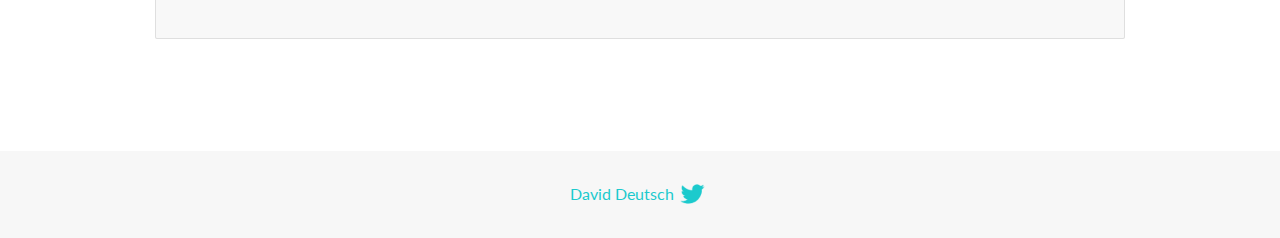
<file: vendors/jquery-owlCarousel/docs/demos/basic.html>
<!DOCTYPE html>
<html lang="en">
  <head>

    <!-- head -->
    <meta charset="utf-8">
    <meta name="msapplication-tap-highlight" content="no" />
    <meta name="viewport" content="width=device-width, initial-scale=1.0" />
    <meta name="description" content="Basic usage demo">
    <meta name="author" content="David Deutsch">
    <title>
      Basic Demo | Owl Carousel | 2.3.4
    </title>

    <!-- Stylesheets -->
    <link href='https://fonts.googleapis.com/css?family=Lato:300,400,700,400italic,300italic' rel='stylesheet' type='text/css'>
    <link rel="stylesheet" href="../assets/css/docs.theme.min.css">

    <!-- Owl Stylesheets -->
    <link rel="stylesheet" href="../assets/owlcarousel/assets/owl.carousel.min.css">
    <link rel="stylesheet" href="../assets/owlcarousel/assets/owl.theme.default.min.css">

    <!-- HTML5 shim and Respond.js IE8 support of HTML5 elements and media queries -->

    <!--[if lt IE 9]>
      <script src="https://oss.maxcdn.com/libs/html5shiv/3.7.0/html5shiv.js"></script>
      <script src="https://oss.maxcdn.com/libs/respond.js/1.3.0/respond.min.js"></script>
    <![endif]-->

    <!-- Favicons -->
    <link rel="apple-touch-icon-precomposed" sizes="144x144" href="../assets/ico/apple-touch-icon-144-precomposed.png">
    <link rel="shortcut icon" href="../assets/ico/favicon.png">
    <link rel="shortcut icon" href="favicon.ico">

    <!-- Yeah i know js should not be in header. Its required for demos.-->

    <!-- javascript -->
    <script src="../assets/vendors/jquery.min.js"></script>
    <script src="../assets/owlcarousel/owl.carousel.js"></script>
  </head>
  <body>

    <!-- header -->
    <header class="header">
      <div class="row">
        <div class="large-12 columns">
          <div class="brand left">
            <h3>
              <a href="/OwlCarousel2/">owl.carousel.js</a> 
            </h3>
          </div>
          <a id="toggle-nav" class="right">
            <span></span> <span></span> <span></span> 
          </a> 
          <div class="nav-bar">
            <ul class="clearfix">
              <li> <a href="/OwlCarousel2/index.html">Home</a>  </li>
              <li class="active">
                <a href="/OwlCarousel2/demos/demos.html">Demos</a> 
              </li>
              <li> <a href="/OwlCarousel2/docs/started-welcome.html">Docs</a>  </li>
              <li>
                <a href="https://github.com/OwlCarousel2/OwlCarousel2/archive/2.3.4.zip">Download</a> 
                <span class="download"></span> 
              </li>
            </ul>
          </div>
        </div>
      </div>
    </header>

    <!-- title -->
    <section class="title">
      <div class="row">
        <div class="large-12 columns">
          <h1>Basic</h1>
        </div>
      </div>
    </section>

    <!--  Demos -->
    <section id="demos">
      <div class="row">
        <div class="large-12 columns">
          <div class="owl-carousel owl-theme">
            <div class="item">
              <h4>1</h4>
            </div>
            <div class="item">
              <h4>2</h4>
            </div>
            <div class="item">
              <h4>3</h4>
            </div>
            <div class="item">
              <h4>4</h4>
            </div>
            <div class="item">
              <h4>5</h4>
            </div>
            <div class="item">
              <h4>6</h4>
            </div>
            <div class="item">
              <h4>7</h4>
            </div>
            <div class="item">
              <h4>8</h4>
            </div>
            <div class="item">
              <h4>9</h4>
            </div>
            <div class="item">
              <h4>10</h4>
            </div>
            <div class="item">
              <h4>11</h4>
            </div>
            <div class="item">
              <h4>12</h4>
            </div>
          </div>
          <h3 id="overview">Overview</h3>
          <p>Basic usage of Owl Carousel. I used <code>loop:true</code> and <code>margin:10</code>. The structure works with any kind of DOM element. In all of my examples i used <code>&lt;div class=&quot;item&quot;&gt;...&lt;/div&gt;</code> but you could
            put any other element <code>div/span/a/img...</code></p>
          <h3 id="setup">Setup</h3>
          <pre><code>$(&#39;.owl-carousel&#39;).owlCarousel({
    loop:true,
    margin:10,
    nav:true,
    responsive:{
        0:{
            items:1
        },
        600:{
            items:3
        },
        1000:{
            items:5
        }
    }
})</code></pre>
          <h3 id="html">html</h3>
          <pre><code>&lt;div class=&quot;owl-carousel owl-theme&quot;&gt;
    &lt;div class=&quot;item&quot;&gt;&lt;h4&gt;1&lt;/h4&gt;&lt;/div&gt;
    &lt;div class=&quot;item&quot;&gt;&lt;h4&gt;2&lt;/h4&gt;&lt;/div&gt;
    &lt;div class=&quot;item&quot;&gt;&lt;h4&gt;3&lt;/h4&gt;&lt;/div&gt;
    &lt;div class=&quot;item&quot;&gt;&lt;h4&gt;4&lt;/h4&gt;&lt;/div&gt;
    &lt;div class=&quot;item&quot;&gt;&lt;h4&gt;5&lt;/h4&gt;&lt;/div&gt;
    &lt;div class=&quot;item&quot;&gt;&lt;h4&gt;6&lt;/h4&gt;&lt;/div&gt;
    &lt;div class=&quot;item&quot;&gt;&lt;h4&gt;7&lt;/h4&gt;&lt;/div&gt;
    &lt;div class=&quot;item&quot;&gt;&lt;h4&gt;8&lt;/h4&gt;&lt;/div&gt;
    &lt;div class=&quot;item&quot;&gt;&lt;h4&gt;9&lt;/h4&gt;&lt;/div&gt;
    &lt;div class=&quot;item&quot;&gt;&lt;h4&gt;10&lt;/h4&gt;&lt;/div&gt;
    &lt;div class=&quot;item&quot;&gt;&lt;h4&gt;11&lt;/h4&gt;&lt;/div&gt;
    &lt;div class=&quot;item&quot;&gt;&lt;h4&gt;12&lt;/h4&gt;&lt;/div&gt;
&lt;/div&gt;</code></pre>
          <script>
            $(document).ready(function() {
              var owl = $('.owl-carousel');
              owl.owlCarousel({
                margin: 10,
                nav: true,
                loop: true,
                responsive: {
                  0: {
                    items: 1
                  },
                  600: {
                    items: 3
                  },
                  1000: {
                    items: 5
                  }
                }
              })
            })
          </script>
        </div>
      </div>
    </section>

    <!-- footer -->
    <footer class="footer">
      <div class="row">
        <div class="large-12 columns">
          <h5>
            <a href="/OwlCarousel2/docs/support-contact.html">David Deutsch</a> 
            <a id="custom-tweet-button" href="https://twitter.com/share?url=https://github.com/OwlCarousel2/OwlCarousel2&text=Owl Carousel - This is so awesome! " target="_blank"></a> 
          </h5>
        </div>
      </div>
    </footer>

    <!-- vendors -->
    <script src="../assets/vendors/highlight.js"></script>
    <script src="../assets/js/app.js"></script>
  </body>
</html>
</file>
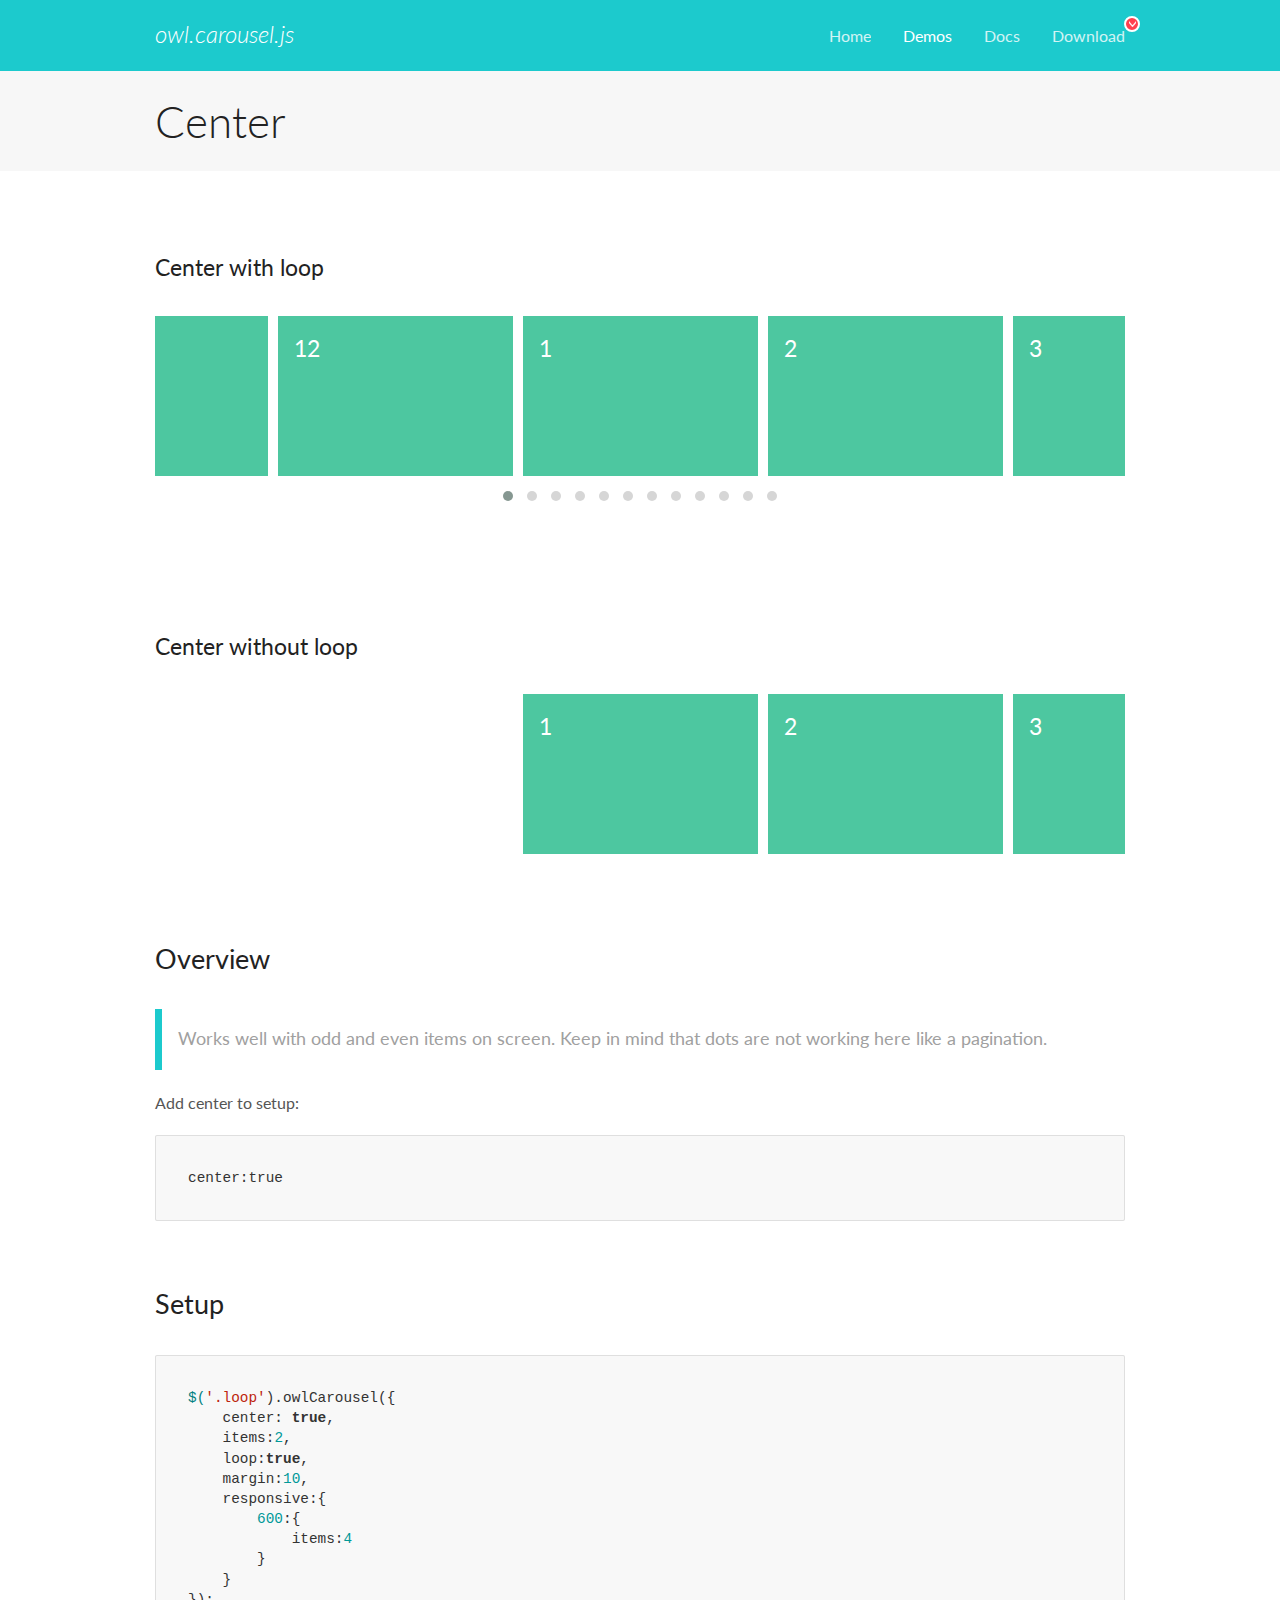
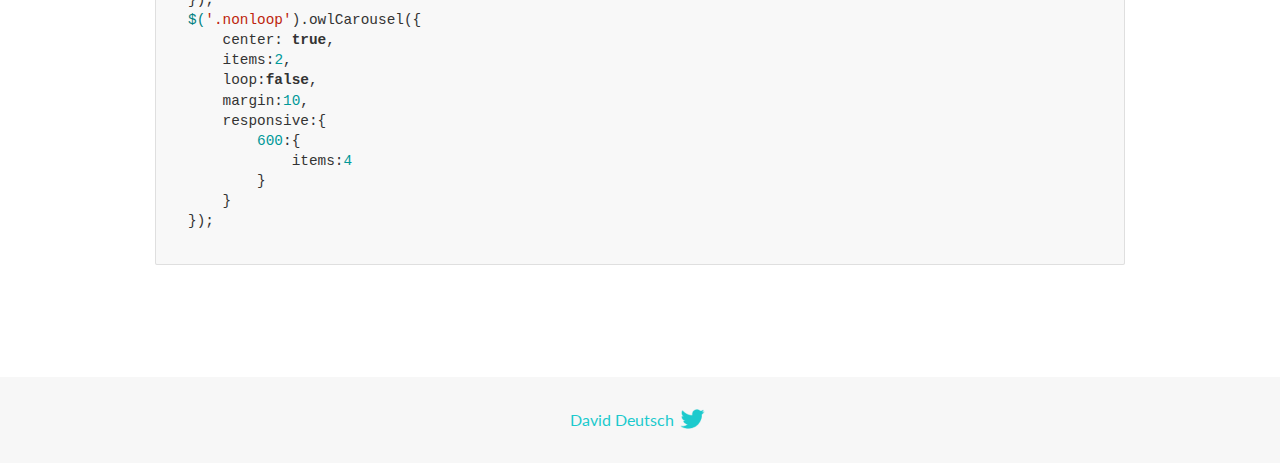
<file: vendors/jquery-owlCarousel/docs/demos/center.html>
<!DOCTYPE html>
<html lang="en">
  <head>

    <!-- head -->
    <meta charset="utf-8">
    <meta name="msapplication-tap-highlight" content="no" />
    <meta name="viewport" content="width=device-width, initial-scale=1.0" />
    <meta name="description" content="Center carousel">
    <meta name="author" content="David Deutsch">
    <title>
      Center Demo | Owl Carousel | 2.3.4
    </title>

    <!-- Stylesheets -->
    <link href='https://fonts.googleapis.com/css?family=Lato:300,400,700,400italic,300italic' rel='stylesheet' type='text/css'>
    <link rel="stylesheet" href="../assets/css/docs.theme.min.css">

    <!-- Owl Stylesheets -->
    <link rel="stylesheet" href="../assets/owlcarousel/assets/owl.carousel.min.css">
    <link rel="stylesheet" href="../assets/owlcarousel/assets/owl.theme.default.min.css">

    <!-- HTML5 shim and Respond.js IE8 support of HTML5 elements and media queries -->

    <!--[if lt IE 9]>
      <script src="https://oss.maxcdn.com/libs/html5shiv/3.7.0/html5shiv.js"></script>
      <script src="https://oss.maxcdn.com/libs/respond.js/1.3.0/respond.min.js"></script>
    <![endif]-->

    <!-- Favicons -->
    <link rel="apple-touch-icon-precomposed" sizes="144x144" href="../assets/ico/apple-touch-icon-144-precomposed.png">
    <link rel="shortcut icon" href="../assets/ico/favicon.png">
    <link rel="shortcut icon" href="favicon.ico">

    <!-- Yeah i know js should not be in header. Its required for demos.-->

    <!-- javascript -->
    <script src="../assets/vendors/jquery.min.js"></script>
    <script src="../assets/owlcarousel/owl.carousel.js"></script>
  </head>
  <body>

    <!-- header -->
    <header class="header">
      <div class="row">
        <div class="large-12 columns">
          <div class="brand left">
            <h3>
              <a href="/OwlCarousel2/">owl.carousel.js</a> 
            </h3>
          </div>
          <a id="toggle-nav" class="right">
            <span></span> <span></span> <span></span> 
          </a> 
          <div class="nav-bar">
            <ul class="clearfix">
              <li> <a href="/OwlCarousel2/index.html">Home</a>  </li>
              <li class="active">
                <a href="/OwlCarousel2/demos/demos.html">Demos</a> 
              </li>
              <li> <a href="/OwlCarousel2/docs/started-welcome.html">Docs</a>  </li>
              <li>
                <a href="https://github.com/OwlCarousel2/OwlCarousel2/archive/2.3.4.zip">Download</a> 
                <span class="download"></span> 
              </li>
            </ul>
          </div>
        </div>
      </div>
    </header>

    <!-- title -->
    <section class="title">
      <div class="row">
        <div class="large-12 columns">
          <h1>Center</h1>
        </div>
      </div>
    </section>

    <!--  Demos -->
    <section id="demos">
      <div class="row">
        <div class="large-12 columns">
          <h4 id="center-with-loop">Center with loop</h4>
          <div class="loop owl-carousel owl-theme">
            <div class="item">
              <h4>1</h4>
            </div>
            <div class="item">
              <h4>2</h4>
            </div>
            <div class="item">
              <h4>3</h4>
            </div>
            <div class="item">
              <h4>4</h4>
            </div>
            <div class="item">
              <h4>5</h4>
            </div>
            <div class="item">
              <h4>6</h4>
            </div>
            <div class="item">
              <h4>7</h4>
            </div>
            <div class="item">
              <h4>8</h4>
            </div>
            <div class="item">
              <h4>9</h4>
            </div>
            <div class="item">
              <h4>10</h4>
            </div>
            <div class="item">
              <h4>11</h4>
            </div>
            <div class="item">
              <h4>12</h4>
            </div>
          </div>
          <br>
          <h4 id="center-without-loop">Center without loop</h4>
          <div class="nonloop owl-carousel">
            <div class="item">
              <h4>1</h4>
            </div>
            <div class="item">
              <h4>2</h4>
            </div>
            <div class="item">
              <h4>3</h4>
            </div>
            <div class="item">
              <h4>4</h4>
            </div>
            <div class="item">
              <h4>5</h4>
            </div>
            <div class="item">
              <h4>6</h4>
            </div>
            <div class="item">
              <h4>7</h4>
            </div>
            <div class="item">
              <h4>8</h4>
            </div>
            <div class="item">
              <h4>9</h4>
            </div>
            <div class="item">
              <h4>10</h4>
            </div>
            <div class="item">
              <h4>11</h4>
            </div>
            <div class="item">
              <h4>12</h4>
            </div>
          </div>
          <h3 id="overview">Overview</h3>
          <blockquote>
            <p>Works well with odd and even items on screen. Keep in mind that dots are not working here like a pagination.</p>
          </blockquote>
          <p>Add center to setup:</p>
          <pre><code>center:true</code></pre>
          <h3 id="setup">Setup</h3>
          <pre><code>$(&#39;.loop&#39;).owlCarousel({
    center: true,
    items:2,
    loop:true,
    margin:10,
    responsive:{
        600:{
            items:4
        }
    }
});
$(&#39;.nonloop&#39;).owlCarousel({
    center: true,
    items:2,
    loop:false,
    margin:10,
    responsive:{
        600:{
            items:4
        }
    }
});</code></pre>
          <script>
            jQuery(document).ready(function($) {
              $('.loop').owlCarousel({
                center: true,
                items: 2,
                loop: true,
                margin: 10,
                responsive: {
                  600: {
                    items: 4
                  }
                }
              });
              $('.nonloop').owlCarousel({
                center: true,
                items: 2,
                loop: false,
                margin: 10,
                responsive: {
                  600: {
                    items: 4
                  }
                }
              });
            });
          </script>
        </div>
      </div>
    </section>

    <!-- footer -->
    <footer class="footer">
      <div class="row">
        <div class="large-12 columns">
          <h5>
            <a href="/OwlCarousel2/docs/support-contact.html">David Deutsch</a> 
            <a id="custom-tweet-button" href="https://twitter.com/share?url=https://github.com/OwlCarousel2/OwlCarousel2&text=Owl Carousel - This is so awesome! " target="_blank"></a> 
          </h5>
        </div>
      </div>
    </footer>

    <!-- vendors -->
    <script src="../assets/vendors/highlight.js"></script>
    <script src="../assets/js/app.js"></script>
  </body>
</html>
</file>
<file: css/styles.css>
@import url('https://fonts.googleapis.com/css2?family=Montserrat:wght@100;200;300;400;500;600;700;800;900&display=swap');

* {
    box-sizing: border-box;
    margin: 0;
    padding: 0;
}

body {
    font-family: 'Montserrat', sans-serif;
    background-color: #fefefa;
}

.hero {

    background-image: url('../img/banner/banner.png');
    background-size: cover;
    background-repeat: no-repeat;
    background-position: center;
    height: 40rem;
}

.bg-light {
    background-color: #fefefa !important;
}

@media (max-width: 575px) {
    .hero {
        height: 25rem;
        background-position: top;
    }

    body {
        font-size: 15px;
    }

    h1 {
        font-size: 30px;
        font-weight: 600;
    }

    h2 {
        font-size: 25px;
        font-weight: 600;
    }

    h3 {
        font-size: 20px;
        font-weight: 500;
    }
}


@media (min-width: 768px) {
    body {
        font-size: 13px;

    }

    h1 {
        font-size: 35px;
        font-weight: 600;
    }

    h2 {
        font-size: 25px;
        font-weight: 600;
    }

    h3 {
        font-size: 20px;
        font-weight: 500;
    }

}

p {
    font-size: 13px;
    line-height: 1.5;
}

a {
    text-decoration: none;
    color: white;
}

nav.bg-light {
    background-color: #fefefa !important;
}

@media (min-width: 768px) and (max-width: 1199px) {
    #sobre-nosotros-img {
        display: block;
        margin-left: auto;
        margin-right: auto;
    }
}

/* Carrito */

@media (max-width: 768px) {
    #smartcart .btn {
        width: 100%;
        margin-bottom: 0.5rem;
    }
}

#smartcart .sc-cart-item {
    padding: 1rem;
    font-size: 1rem;
}

#smartcart .sc-name {
    font-size: 1rem;
    font-weight: 500;
}

#smartcart .sc-cart-remove {
    display: block;
    margin-left: auto;
    padding: 0.1rem 0.5rem;
    font-size: 1rem;
    cursor: pointer;
}

#smartcart .btn {
    padding: 0.5rem 2rem;
    font-size: 1rem;
    border-radius: 8px;
}

#smartcart .sc-cart-summary {
    font-size: 1.1rem;
    font-weight: 600;
    margin: 1rem 0;
}

/* Staff circulo*/
.staff-img {
    max-width: 180px;
    height: auto;
    display: block;
    margin: 0 auto;
}

/* Cards - Staff */
.project__detail {
    opacity: 0;
    transition: opacity 0.4s ease;
    transition: opacity 0.4s;
    position: absolute;
    bottom: 0;
    left: 0;
    width: 100%;
    height: 100%;
    background: rgba(0, 0, 0, 0.5);
    text-align: center;
}

.project__card:hover .project__detail {
    opacity: 1;
}

.project {
    perspective: 1000px;
}

.project__card {
    transform-style: preserve-3d;
    transition: transform 0.3s ease, box-shadow 0.3s ease;
    will-change: transform;
}

.card:hover {
    transform: translateY(-5px);
    transition: transform 0.3s ease;
}

/* Img carrusel */

.owl-carousel .item img {
    width: 100%;
    height: 250px;
    object-fit: cover;
}

@media (min-width: 768px) {
    .owl-carousel .item img {
        height: 300px;
    }
}

/* boton */
.bg-warning {
    background-color: rgb(216, 182, 12) !important;
}

.text-warning {
    color: #ffffff !important;
}

.btn-warning {
    background-color: rgb(216, 182, 12) !important;
    border-color: rgb(216, 182, 12) !important;
    color: #ffffff !important;
}

.btn:hover {
    opacity: 0.9;
    transform: translateY(-2px);
    transition: all 0.3s ease;
}

/* testimonios */
#coverflow {
    max-width: 400px;
    margin: 0 auto;
    overflow: hidden;
}

#coverflow .flip-items li {
    width: 300px;
    height: 450px;
    overflow: hidden;
}

#coverflow .flip-items li .card {
    font-size: 16px;
}

.text-head-color {
    color: rgb(0, 94, 255);
}

/* Acordeon FAQ */
.accordion-button:not(.collapsed) {
    background-color: #fff3cd;
    color: #212529;
}

.accordion-button:focus {
    box-shadow: 0 0 0 0.25rem rgba(255, 224, 102, 0.5);
    border-color: #ffe066;
}

/* Productos */

.producto-title {
    font-size: 18px;
    font-weight: 600;
}

.producto-desc {
    font-size: 15px;
    line-height: 1.5;
}
</file>
<file: styles.css>
@import url('https://fonts.googleapis.com/css2?family=Montserrat:wght@100;200;300;400;500;600;700;800;900&display=swap');

* {
    box-sizing: border-box;
    margin: 0;
    padding: 0;
}

body {
    font-family: 'Montserrat', sans-serif;
    background-color: #fefefa;
}

.hero {
    background-image: url('img/banner/banner.png');
    background-size: cover;
    background-repeat: no-repeat;
    background-position: center;
    height: 40rem;
}

 .bg-light {
    background-color: #fefefa !important;
}


@media (max-width: 577px) {
    .hero {
        height: 25rem;
        background-position: top;
    }

    body {
        font-size: 15px;
    }

    h1 {
        font-size: 30px;
        font-weight: 600;
    }

    h2 {
        font-size: 25px;
        font-weight: 600;
    }

    h3 {
        font-size: 20px;
        font-weight: 500;
    }
}

@media (min-width: 767px) {
    body {
        font-size: 17px;

    }

    h1 {
        font-size: 35px;
        font-weight: 600;
    }

    h2 {
        font-size: 25px;
        font-weight: 600;
    }

    h3 {
        font-size: 20px;
        font-weight: 500;
    }

}

p {
    font-size: 17px;
    line-height: 1.5;
}

a {
    text-decoration: none;
    color: white;
}

nav.bg-light {
    background-color: #fefefa !important;
}

@media (min-width: 768px) and (max-width: 1199.98px) {
    #sobre-nosotros-img {
        display: block;
        margin-left: auto;
        margin-right: auto;
    }
}

/* Carrito */

@media (max-width: 768px) {
    #smartcart .btn {
        width: 100%;
        margin-bottom: 0.5rem;
    }
}

#smartcart .sc-cart-item {
    padding: 1rem;
    font-size: 1rem;
}

#smartcart .sc-name {
    font-size: 1rem;
    font-weight: 500;
}

#smartcart .sc-cart-remove {
    display: block;
    margin-left: auto;
    padding: 0.1rem 0.5rem;
    font-size: 1rem;
    cursor: pointer;
}

#smartcart .btn {
    padding: 0.5rem 2rem;
    font-size: 1rem;
    border-radius: 8px;
}

#smartcart .sc-cart-summary {
    font-size: 1.1rem;
    font-weight: 600;
    margin: 1rem 0;
}

/* Staff circulo*/
.staff-img {
    max-width: 180px;
    height: auto;
    display: block;
    margin: 0 auto;
}

/* Cards - Staff */
.project__detail {
    opacity: 0;
    transition: opacity 0.4s ease;
    transition: opacity 0.4s;
    position: absolute;
    bottom: 0;
    left: 0;
    width: 100%;
    height: 100%;
    background: rgba(0, 0, 0, 0.5);
    text-align: center;
}

.project__card:hover .project__detail {
    opacity: 1;
}

.project {
    perspective: 1000px;
}

.project__card {
    transform-style: preserve-3d;
    transition: transform 0.3s ease, box-shadow 0.3s ease;
    will-change: transform;
}

.card:hover {
    transform: translateY(-5px);
    transition: transform 0.3s ease;
}

/* boton */
.bg-warning {
    background-color: rgb(216, 182, 12) !important;
}

.text-warning {
    color: #ffffff !important;
}

.btn-warning {
    background-color: rgb(216, 182, 12) !important;
    border-color: rgb(216, 182, 12) !important;
    color: #ffffff !important;
}

.btn:hover {
    opacity: 0.9;
    transform: translateY(-2px);
    transition: all 0.3s ease;
}

/* testimonios */
#coverflow {
    max-width: 400px;
    margin: 0 auto;
    overflow: hidden;
}

#coverflow .flip-items li {
    width: 300px;
    height: 450px;
    overflow: hidden;
}

#coverflow .flip-items li .card {
    font-size: 16px;
}


.text-head-color {
    color: rgb(0, 94, 255);
}

/* Productos */

.producto-title {
    font-size: 20px;
    font-weight: 600;
}

.producto-desc {
    font-size: 17px;
    line-height: 1.5;
}
</file>
<file: vendors/jquery_whatsapp/css/floating-wpp.min.css>
.floating-wpp{position:fixed;bottom:15px;left:15px;font-size:14px;transition:bottom .2s}.floating-wpp .floating-wpp-button{position:relative;border-radius:50%;box-shadow:1px 1px 4px rgba(60,60,60,.4);transition:box-shadow .2s;cursor:pointer;overflow:hidden}.floating-wpp .floating-wpp-button img,.floating-wpp .floating-wpp-button svg{position:absolute;width:100%;height:auto;object-fit:cover;top:50%;left:50%;transform:translate3d(-50%,-50%,0);border-radius:50%}.floating-wpp:hover{bottom:17px}.floating-wpp:hover .floating-wpp-button{box-shadow:1px 2px 8px rgba(60,60,60,.4)}.floating-wpp .floating-wpp-popup{border-radius:6px;background-color:#E5DDD5;position:absolute;overflow:hidden;padding:0;box-shadow:1px 2px 8px rgba(60,60,60,.25);width:0;height:0;bottom:0;opacity:0;transition:bottom .1s ease-out,opacity .2s ease-out;transform-origin:bottom}.floating-wpp .floating-wpp-popup.active{padding:0 12px 12px;width:260px;height:auto;bottom:82px;opacity:1}.floating-wpp .floating-wpp-popup .floating-wpp-message{background-color:#fff;padding:8px;border-radius:0 5px 5px;box-shadow:1px 1px 1px rgba(0,0,0,.15);opacity:0;transition:opacity .2s}.floating-wpp .floating-wpp-popup.active .floating-wpp-message{opacity:1;transition-delay:.2s}.floating-wpp .floating-wpp-popup .floating-wpp-head{text-align:right;color:#fff;margin:0 -15px 10px;padding:6px 12px;display:flex;justify-content:space-between;cursor:pointer}.floating-wpp .floating-wpp-input-message{background-color:#fff;margin:10px -15px -15px;padding:0 15px;display:flex;align-items:center}.floating-wpp .floating-wpp-input-message textarea{border:1px solid #ccc;border-radius:4px;box-shadow:none;padding:8px;margin:10px 0;width:100%;max-width:100%;font-family:inherit;font-size:inherit;resize:none}.floating-wpp .floating-wpp-btn-send{margin-left:12px;font-size:0;cursor:pointer}
</file>
